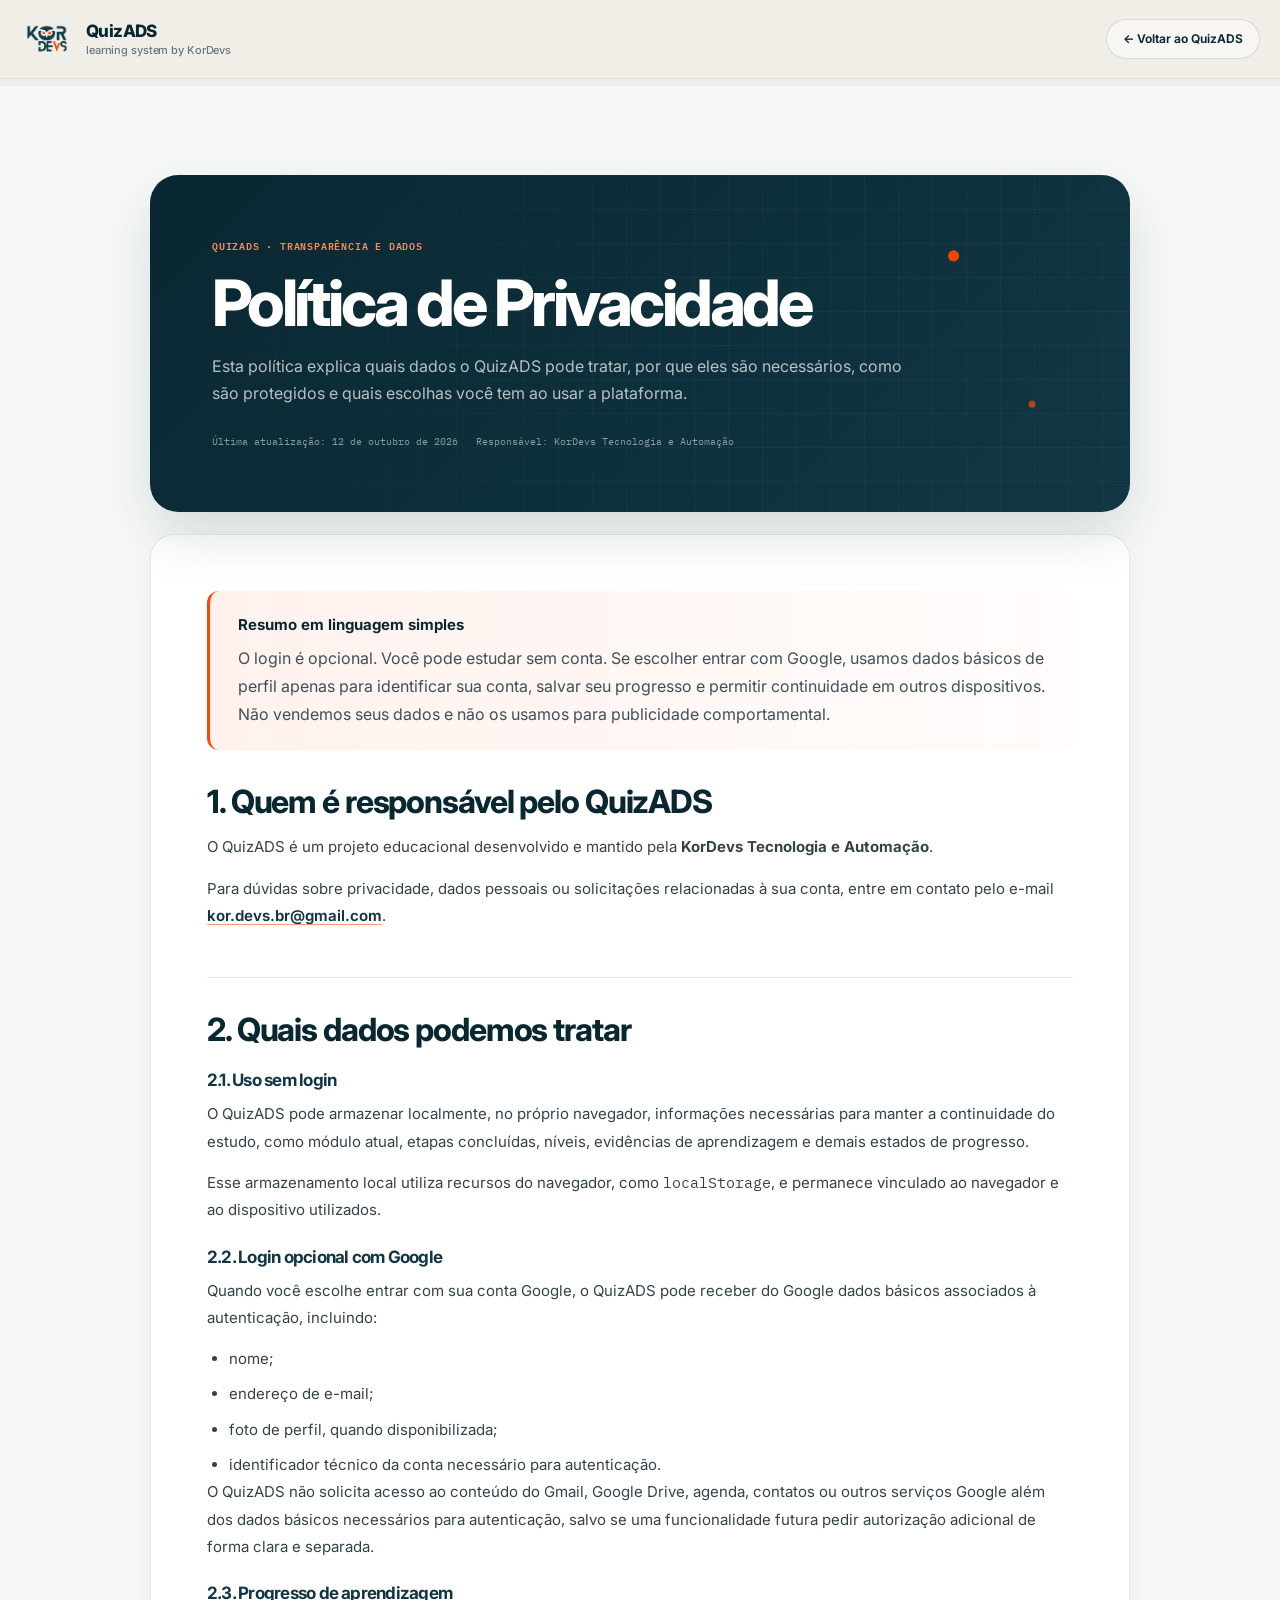
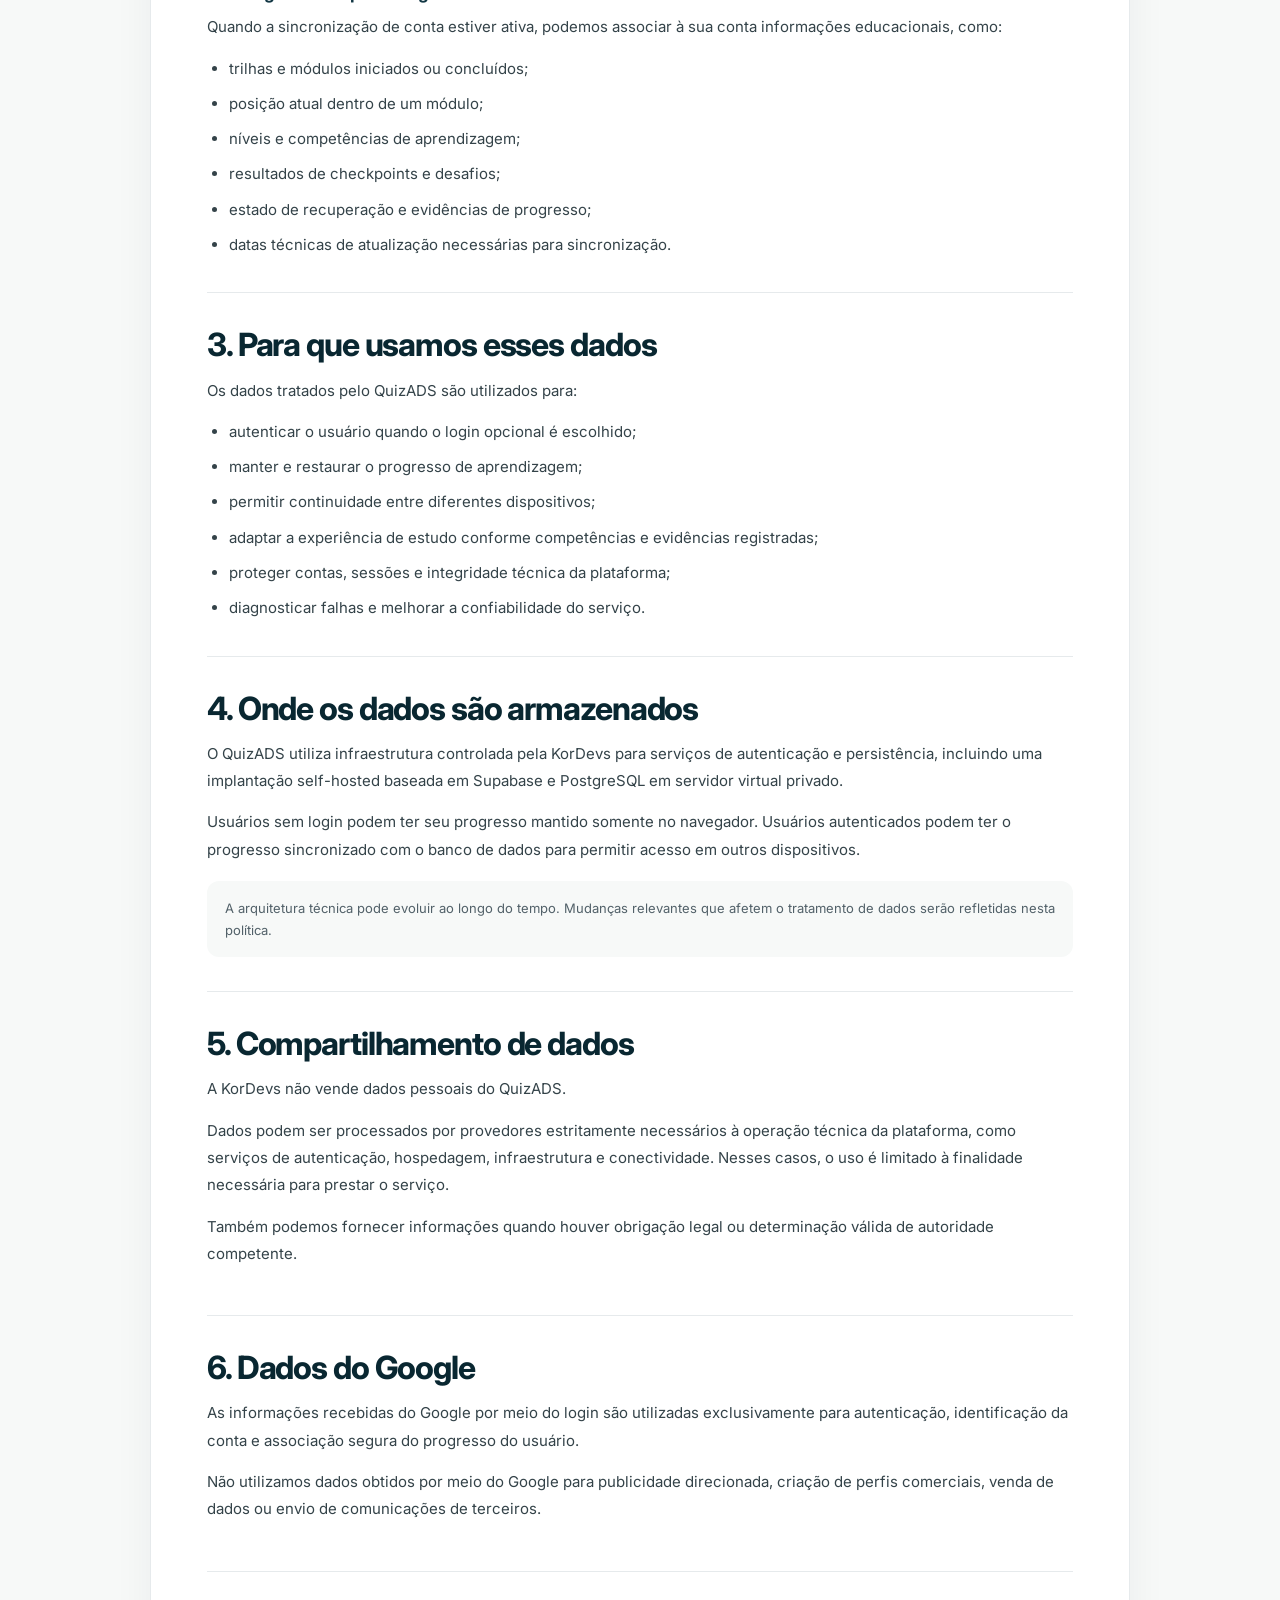
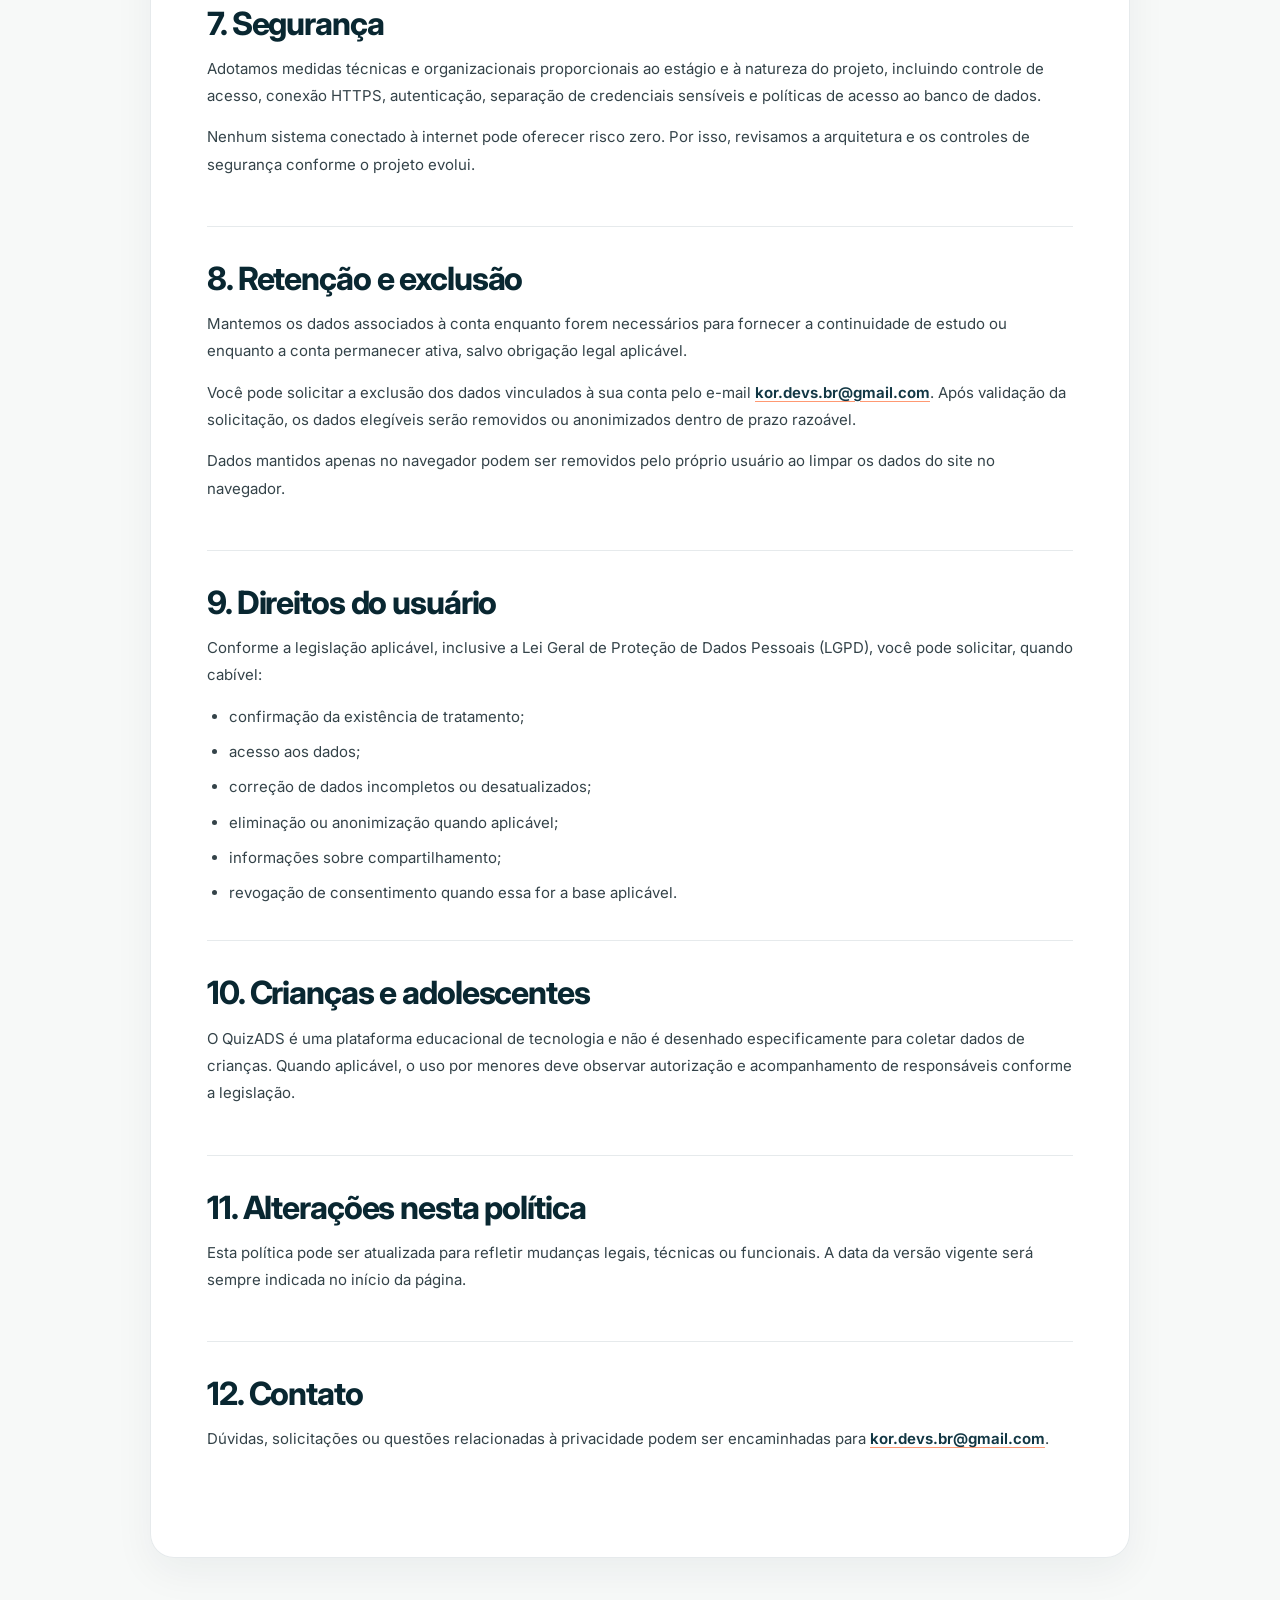
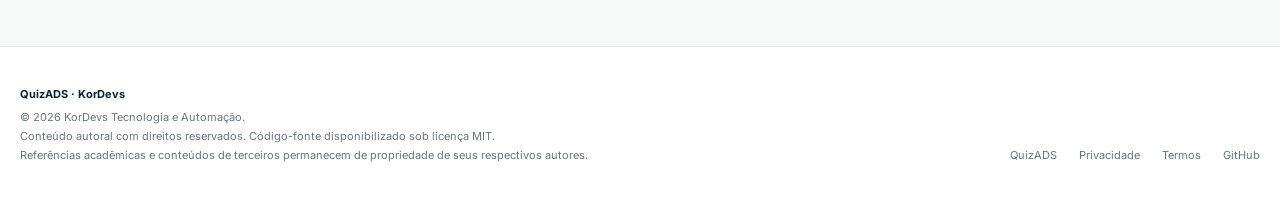
<file: privacy/index.html>
<!DOCTYPE html>
<html lang="pt-BR">
<head>
<meta charset="UTF-8" />
  <meta name="viewport" content="width=device-width, initial-scale=1.0" />
  <meta name="theme-color" content="#F0EEE8" />
  <link rel="stylesheet" href="../assets/css/quizads.css" />
  <link rel="stylesheet" href="../assets/css/quizads-premium.css" />
  <style>
    body.legal-page { min-height: 100vh; background: linear-gradient(180deg, #F0EEE8 0 86px, #F7F9F8 86px 100%); }
    .legal-header .header-inner { min-height: 78px; }
    .legal-header-actions { display:flex; align-items:center; gap:10px; }
    .legal-back { min-height:40px; padding:0 16px; display:inline-flex; align-items:center; justify-content:center; border:1px solid rgba(18,55,68,.14); border-radius:999px; color:#092731; background:rgba(255,255,255,.46); font-size:12px; font-weight:650; text-decoration:none; transition:180ms ease; }
    .legal-back:hover { border-color:#123744; background:#fff; transform:translateY(-1px); }
    .legal-main { padding:clamp(52px,8vw,96px) 0 88px; }
    .legal-shell { width:min(100%,980px); margin:0 auto; }
    .legal-hero { position:relative; overflow:hidden; margin-bottom:22px; padding:clamp(34px,6vw,62px); border-radius:28px; color:#fff; background:radial-gradient(circle at 82% 24%, rgba(255,69,0,.95) 0 5px, transparent 6px),radial-gradient(circle at 90% 68%, rgba(255,69,0,.7) 0 3px, transparent 4px),linear-gradient(135deg,#092731 0%,#123744 100%); box-shadow:0 22px 54px rgba(9,39,49,.14); }
    .legal-hero::before { content:""; position:absolute; inset:0; opacity:.7; pointer-events:none; background-image:linear-gradient(rgba(242,244,243,.05) 1px,transparent 1px),linear-gradient(90deg,rgba(242,244,243,.045) 1px,transparent 1px); background-size:34px 34px; mask-image:linear-gradient(90deg,transparent,#000 52%,#000); }
    .legal-hero > * { position:relative; z-index:1; }
    .legal-kicker { margin-bottom:18px; color:#ff8a60; font-family:"IBM Plex Mono",Consolas,monospace; font-size:10px; font-weight:600; letter-spacing:.08em; text-transform:uppercase; }
    .legal-hero h1 { max-width:760px; margin:0 0 18px; color:#fff; font-size:clamp(38px,6vw,64px); font-weight:760; letter-spacing:-.055em; line-height:1; }
    .legal-hero p { max-width:720px; margin:0; color:rgba(242,244,243,.74); font-size:16px; line-height:1.7; }
    .legal-meta { display:flex; flex-wrap:wrap; gap:10px 18px; margin-top:26px; color:rgba(242,244,243,.55); font-family:"IBM Plex Mono",Consolas,monospace; font-size:10px; }
    .legal-content { padding:clamp(28px,5vw,56px); border:1px solid rgba(18,55,68,.10); border-radius:24px; background:rgba(255,255,255,.92); box-shadow:0 14px 40px rgba(9,39,49,.055); }
    .legal-summary { margin-bottom:34px; padding:22px 24px 22px 28px; border-left:3px solid #ff4500; border-radius:12px; background:linear-gradient(90deg,rgba(255,69,0,.07),rgba(255,69,0,.015)); }
    .legal-summary strong { display:block; margin-bottom:7px; color:#092731; font-size:15px; }
    .legal-summary p { margin:0; color:#405057; line-height:1.75; }
    .legal-section { padding:34px 0; border-top:1px solid rgba(18,55,68,.10); }
    .legal-section:first-of-type { border-top:0; padding-top:0; }
    .legal-section h2 { margin:0 0 14px; color:#092731; font-size:clamp(24px,3vw,32px); font-weight:740; letter-spacing:-.035em; line-height:1.1; }
    .legal-section h3 { margin:24px 0 10px; color:#123744; font-size:17px; font-weight:700; }
    .legal-section p,.legal-section li { color:#344349; font-size:15px; line-height:1.82; }
    .legal-section p { margin:0 0 14px; }
    .legal-section ul { margin:14px 0 0; padding-left:22px; }
    .legal-section li + li { margin-top:8px; }
    .legal-section a { color:#123744; font-weight:650; text-decoration-color:rgba(255,69,0,.55); text-underline-offset:3px; }
    .legal-note { margin-top:18px; padding:16px 18px; border-radius:12px; background:#F7F9F8; color:#526169; font-size:13px; line-height:1.7; }
    .legal-footer-nav { display:flex; flex-wrap:wrap; gap:14px 22px; }
    @media (max-width:700px) { .legal-header .brand-product{display:none}.legal-main{padding-top:28px}.legal-shell{width:min(100% - 24px,980px)}.legal-hero,.legal-content{border-radius:18px}.legal-hero{padding:30px 24px}.legal-content{padding:28px 22px}.legal-back{padding:0 12px} }
  </style>
  <meta name="description" content="Política de Privacidade do QuizADS: dados coletados, autenticação com Google, progresso de aprendizagem, armazenamento e direitos do usuário." />
  <title>Política de Privacidade | QuizADS</title>
</head>
<body class="legal-page">
<header class="site-header legal-header">
    <div class="container header-inner">
      <a href="../" class="brand" aria-label="Voltar ao QuizADS">
        <img data-kordevs-logo data-root="../" class="brand-logo" src="../assets/brand/KorDevs_White.png" alt="KorDevs" />
        <div class="brand-info"><span class="brand-name">QuizADS</span><span class="brand-product">learning system by KorDevs</span></div>
      </a>
      <div class="legal-header-actions"><a class="legal-back" href="../">← Voltar ao QuizADS</a></div>
    </div>
  </header>
  <main class="legal-main"><div class="container"><div class="legal-shell">
    <section class="legal-hero"><div class="legal-kicker">QuizADS · Transparência e dados</div><h1>Política de Privacidade</h1><p>Esta política explica quais dados o QuizADS pode tratar, por que eles são necessários, como são protegidos e quais escolhas você tem ao usar a plataforma.</p><div class="legal-meta"><span>Última atualização: 12 de outubro de 2026</span><span>Responsável: KorDevs Tecnologia e Automação</span></div></section>
    <article class="legal-content">
      <div class="legal-summary"><strong>Resumo em linguagem simples</strong><p>O login é opcional. Você pode estudar sem conta. Se escolher entrar com Google, usamos dados básicos de perfil apenas para identificar sua conta, salvar seu progresso e permitir continuidade em outros dispositivos. Não vendemos seus dados e não os usamos para publicidade comportamental.</p></div>
      <section class="legal-section"><h2>1. Quem é responsável pelo QuizADS</h2><p>O QuizADS é um projeto educacional desenvolvido e mantido pela <strong>KorDevs Tecnologia e Automação</strong>.</p><p>Para dúvidas sobre privacidade, dados pessoais ou solicitações relacionadas à sua conta, entre em contato pelo e-mail <a href="mailto:kor.devs.br@gmail.com">kor.devs.br@gmail.com</a>.</p></section>
      <section class="legal-section"><h2>2. Quais dados podemos tratar</h2><h3>2.1. Uso sem login</h3><p>O QuizADS pode armazenar localmente, no próprio navegador, informações necessárias para manter a continuidade do estudo, como módulo atual, etapas concluídas, níveis, evidências de aprendizagem e demais estados de progresso.</p><p>Esse armazenamento local utiliza recursos do navegador, como <code>localStorage</code>, e permanece vinculado ao navegador e ao dispositivo utilizados.</p><h3>2.2. Login opcional com Google</h3><p>Quando você escolhe entrar com sua conta Google, o QuizADS pode receber do Google dados básicos associados à autenticação, incluindo:</p><ul><li>nome;</li><li>endereço de e-mail;</li><li>foto de perfil, quando disponibilizada;</li><li>identificador técnico da conta necessário para autenticação.</li></ul><p>O QuizADS não solicita acesso ao conteúdo do Gmail, Google Drive, agenda, contatos ou outros serviços Google além dos dados básicos necessários para autenticação, salvo se uma funcionalidade futura pedir autorização adicional de forma clara e separada.</p><h3>2.3. Progresso de aprendizagem</h3><p>Quando a sincronização de conta estiver ativa, podemos associar à sua conta informações educacionais, como:</p><ul><li>trilhas e módulos iniciados ou concluídos;</li><li>posição atual dentro de um módulo;</li><li>níveis e competências de aprendizagem;</li><li>resultados de checkpoints e desafios;</li><li>estado de recuperação e evidências de progresso;</li><li>datas técnicas de atualização necessárias para sincronização.</li></ul></section>
      <section class="legal-section"><h2>3. Para que usamos esses dados</h2><p>Os dados tratados pelo QuizADS são utilizados para:</p><ul><li>autenticar o usuário quando o login opcional é escolhido;</li><li>manter e restaurar o progresso de aprendizagem;</li><li>permitir continuidade entre diferentes dispositivos;</li><li>adaptar a experiência de estudo conforme competências e evidências registradas;</li><li>proteger contas, sessões e integridade técnica da plataforma;</li><li>diagnosticar falhas e melhorar a confiabilidade do serviço.</li></ul></section>
      <section class="legal-section"><h2>4. Onde os dados são armazenados</h2><p>O QuizADS utiliza infraestrutura controlada pela KorDevs para serviços de autenticação e persistência, incluindo uma implantação self-hosted baseada em Supabase e PostgreSQL em servidor virtual privado.</p><p>Usuários sem login podem ter seu progresso mantido somente no navegador. Usuários autenticados podem ter o progresso sincronizado com o banco de dados para permitir acesso em outros dispositivos.</p><div class="legal-note">A arquitetura técnica pode evoluir ao longo do tempo. Mudanças relevantes que afetem o tratamento de dados serão refletidas nesta política.</div></section>
      <section class="legal-section"><h2>5. Compartilhamento de dados</h2><p>A KorDevs não vende dados pessoais do QuizADS.</p><p>Dados podem ser processados por provedores estritamente necessários à operação técnica da plataforma, como serviços de autenticação, hospedagem, infraestrutura e conectividade. Nesses casos, o uso é limitado à finalidade necessária para prestar o serviço.</p><p>Também podemos fornecer informações quando houver obrigação legal ou determinação válida de autoridade competente.</p></section>
      <section class="legal-section"><h2>6. Dados do Google</h2><p>As informações recebidas do Google por meio do login são utilizadas exclusivamente para autenticação, identificação da conta e associação segura do progresso do usuário.</p><p>Não utilizamos dados obtidos por meio do Google para publicidade direcionada, criação de perfis comerciais, venda de dados ou envio de comunicações de terceiros.</p></section>
      <section class="legal-section"><h2>7. Segurança</h2><p>Adotamos medidas técnicas e organizacionais proporcionais ao estágio e à natureza do projeto, incluindo controle de acesso, conexão HTTPS, autenticação, separação de credenciais sensíveis e políticas de acesso ao banco de dados.</p><p>Nenhum sistema conectado à internet pode oferecer risco zero. Por isso, revisamos a arquitetura e os controles de segurança conforme o projeto evolui.</p></section>
      <section class="legal-section"><h2>8. Retenção e exclusão</h2><p>Mantemos os dados associados à conta enquanto forem necessários para fornecer a continuidade de estudo ou enquanto a conta permanecer ativa, salvo obrigação legal aplicável.</p><p>Você pode solicitar a exclusão dos dados vinculados à sua conta pelo e-mail <a href="mailto:kor.devs.br@gmail.com">kor.devs.br@gmail.com</a>. Após validação da solicitação, os dados elegíveis serão removidos ou anonimizados dentro de prazo razoável.</p><p>Dados mantidos apenas no navegador podem ser removidos pelo próprio usuário ao limpar os dados do site no navegador.</p></section>
      <section class="legal-section"><h2>9. Direitos do usuário</h2><p>Conforme a legislação aplicável, inclusive a Lei Geral de Proteção de Dados Pessoais (LGPD), você pode solicitar, quando cabível:</p><ul><li>confirmação da existência de tratamento;</li><li>acesso aos dados;</li><li>correção de dados incompletos ou desatualizados;</li><li>eliminação ou anonimização quando aplicável;</li><li>informações sobre compartilhamento;</li><li>revogação de consentimento quando essa for a base aplicável.</li></ul></section>
      <section class="legal-section"><h2>10. Crianças e adolescentes</h2><p>O QuizADS é uma plataforma educacional de tecnologia e não é desenhado especificamente para coletar dados de crianças. Quando aplicável, o uso por menores deve observar autorização e acompanhamento de responsáveis conforme a legislação.</p></section>
      <section class="legal-section"><h2>11. Alterações nesta política</h2><p>Esta política pode ser atualizada para refletir mudanças legais, técnicas ou funcionais. A data da versão vigente será sempre indicada no início da página.</p></section>
      <section class="legal-section"><h2>12. Contato</h2><p>Dúvidas, solicitações ou questões relacionadas à privacidade podem ser encaminhadas para <a href="mailto:kor.devs.br@gmail.com">kor.devs.br@gmail.com</a>.</p></section>
    </article>
  </div></div></main>
<footer class="site-footer home-premium-footer">
    <div class="container footer-grid">
      <div>
        <div class="footer-title">QuizADS · KorDevs</div>
        <div>© <span data-current-year></span> KorDevs Tecnologia e Automação.</div>
        <div>Conteúdo autoral com direitos reservados. Código-fonte disponibilizado sob licença MIT.</div>
        <div>Referências acadêmicas e conteúdos de terceiros permanecem de propriedade de seus respectivos autores.</div>
      </div>
      <nav class="footer-links legal-footer-nav" aria-label="Links legais">
        <a href="../">QuizADS</a><a href="../privacy/">Privacidade</a><a href="../terms/">Termos</a><a href="https://github.com/kor-devs/QuizADS" target="_blank" rel="noopener noreferrer">GitHub</a>
      </nav>
    </div>
  </footer>
  <script src="../assets/js/quizads.js"></script>
</body>
</html>
</file>
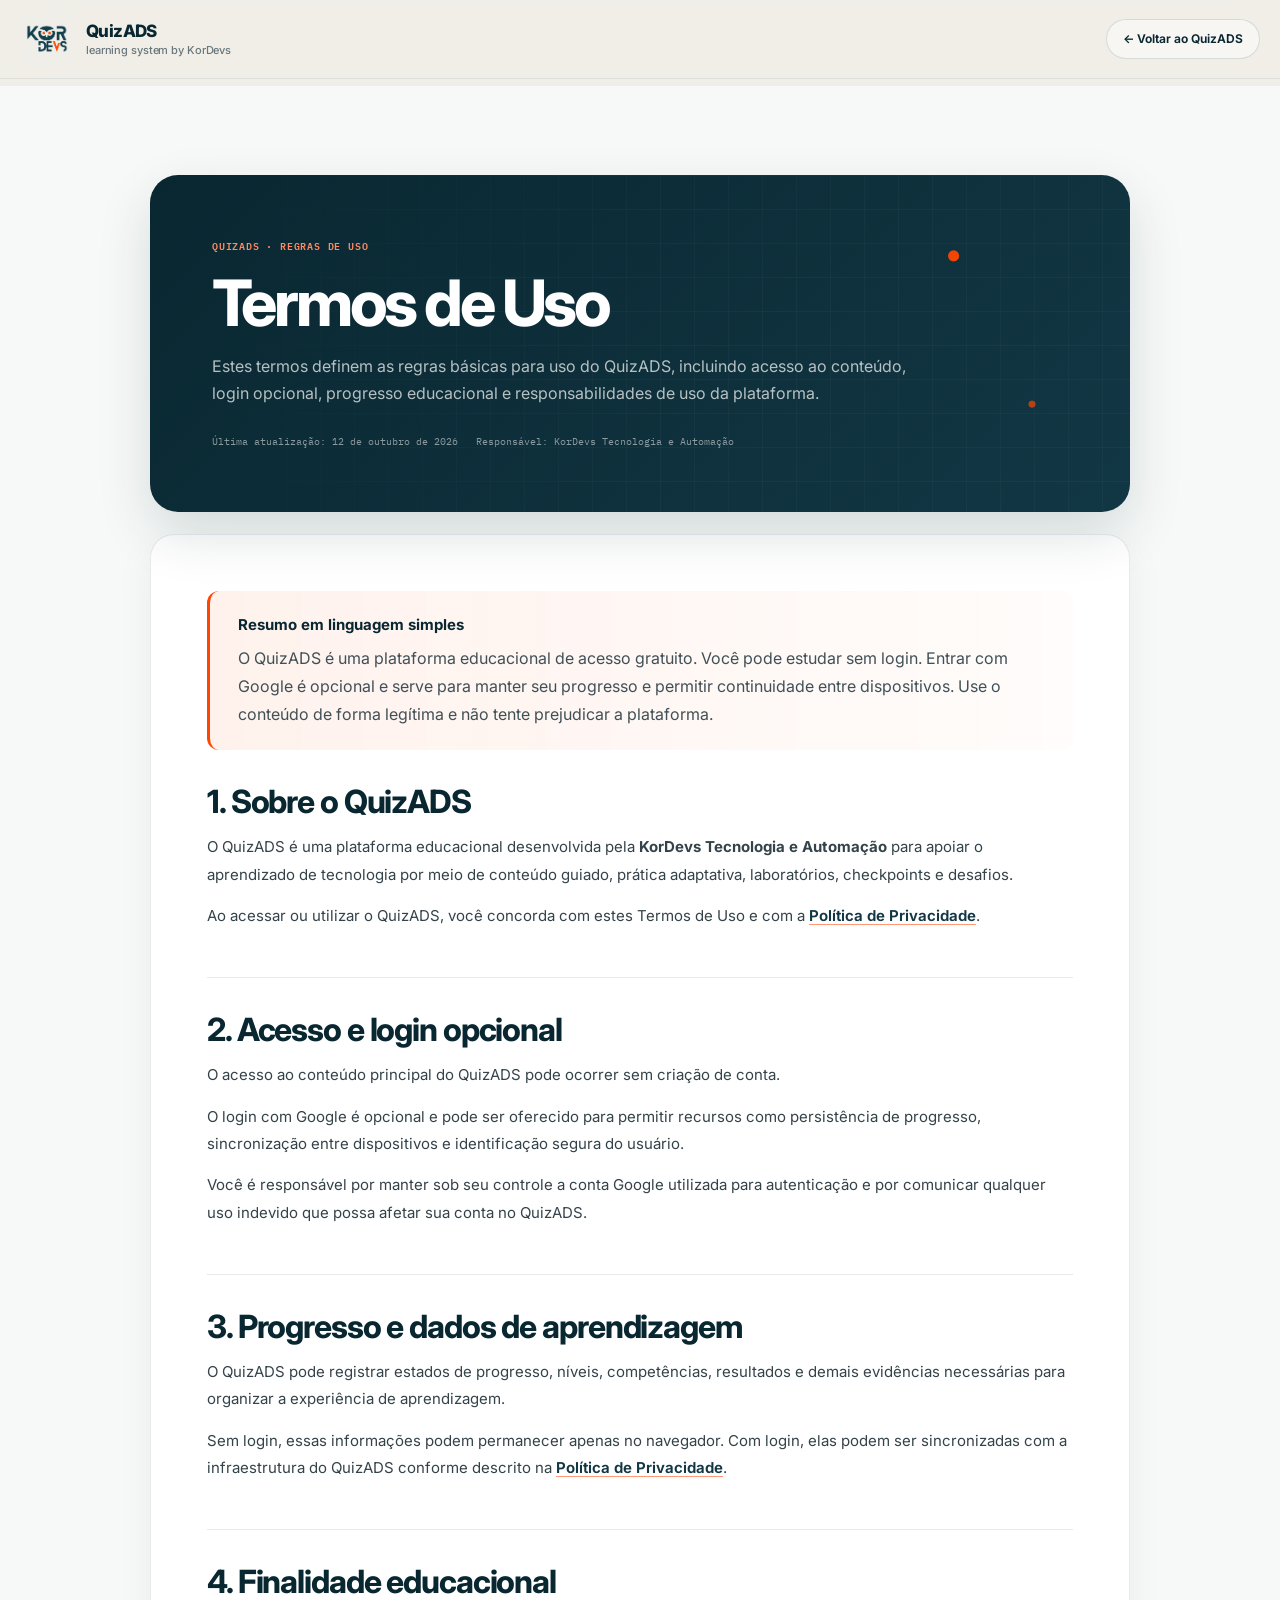
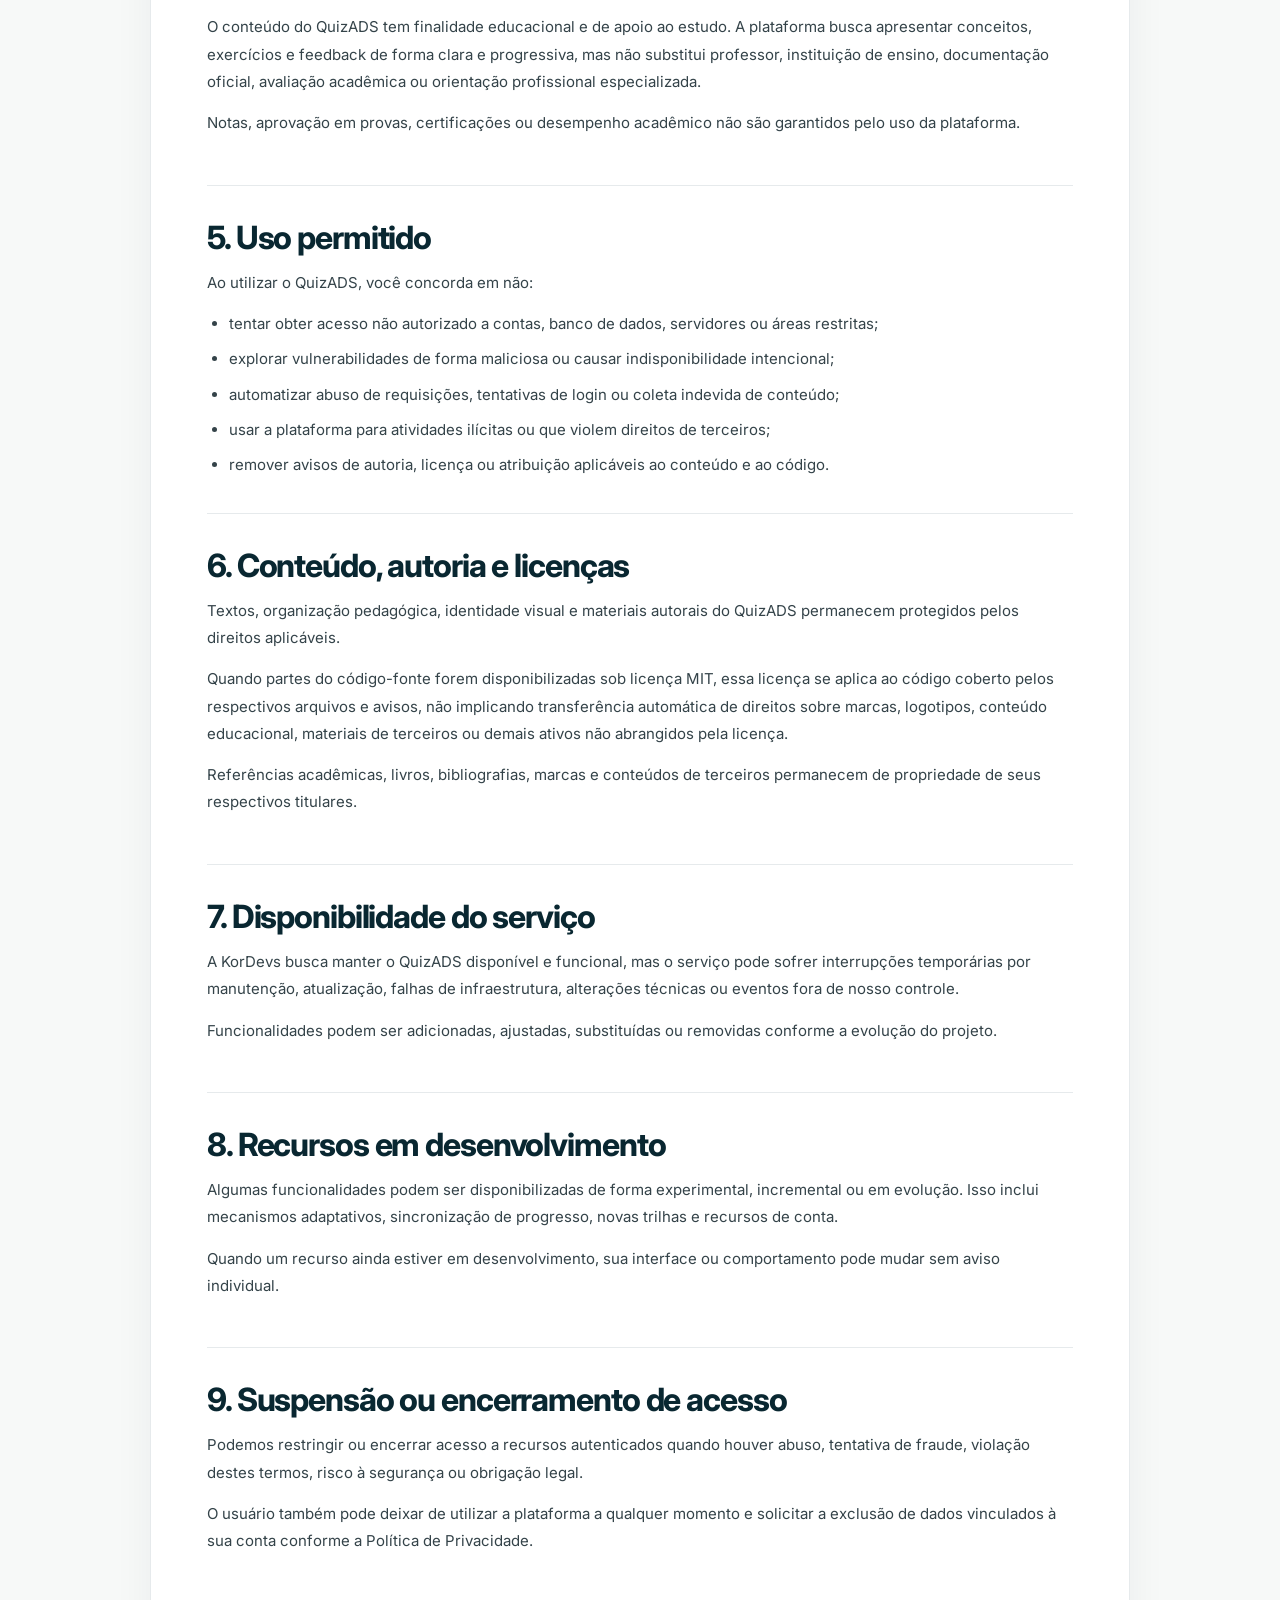
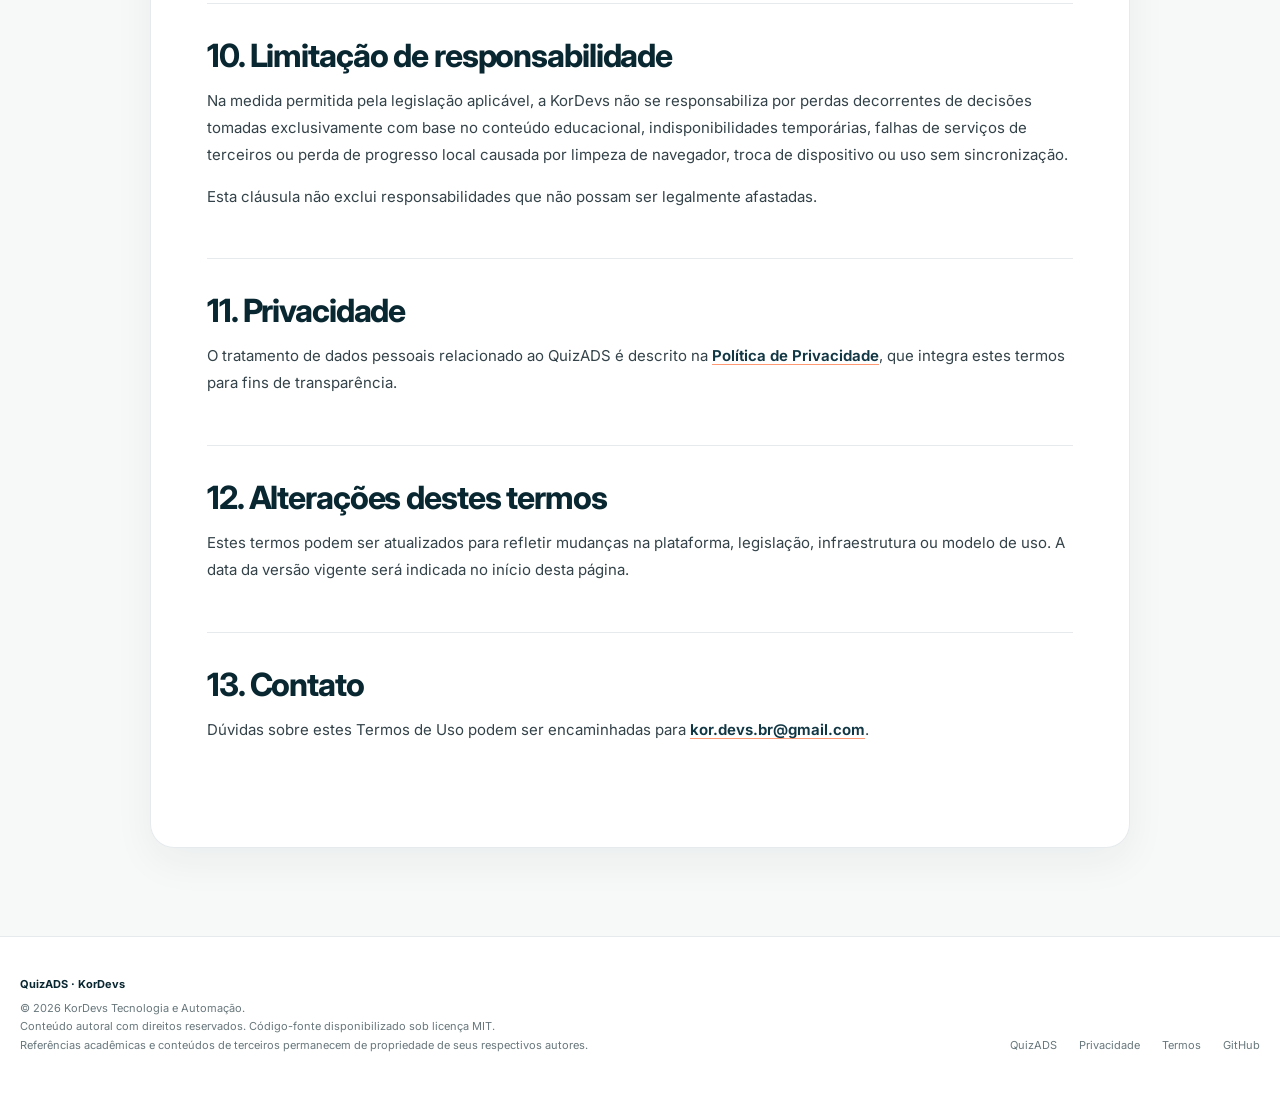
<file: terms/index.html>
<!DOCTYPE html>
<html lang="pt-BR">
<head>
<meta charset="UTF-8" />
  <meta name="viewport" content="width=device-width, initial-scale=1.0" />
  <meta name="theme-color" content="#F0EEE8" />
  <link rel="stylesheet" href="../assets/css/quizads.css" />
  <link rel="stylesheet" href="../assets/css/quizads-premium.css" />
  <style>
    body.legal-page { min-height: 100vh; background: linear-gradient(180deg, #F0EEE8 0 86px, #F7F9F8 86px 100%); }
    .legal-header .header-inner { min-height: 78px; }
    .legal-header-actions { display:flex; align-items:center; gap:10px; }
    .legal-back { min-height:40px; padding:0 16px; display:inline-flex; align-items:center; justify-content:center; border:1px solid rgba(18,55,68,.14); border-radius:999px; color:#092731; background:rgba(255,255,255,.46); font-size:12px; font-weight:650; text-decoration:none; transition:180ms ease; }
    .legal-back:hover { border-color:#123744; background:#fff; transform:translateY(-1px); }
    .legal-main { padding:clamp(52px,8vw,96px) 0 88px; }
    .legal-shell { width:min(100%,980px); margin:0 auto; }
    .legal-hero { position:relative; overflow:hidden; margin-bottom:22px; padding:clamp(34px,6vw,62px); border-radius:28px; color:#fff; background:radial-gradient(circle at 82% 24%, rgba(255,69,0,.95) 0 5px, transparent 6px),radial-gradient(circle at 90% 68%, rgba(255,69,0,.7) 0 3px, transparent 4px),linear-gradient(135deg,#092731 0%,#123744 100%); box-shadow:0 22px 54px rgba(9,39,49,.14); }
    .legal-hero::before { content:""; position:absolute; inset:0; opacity:.7; pointer-events:none; background-image:linear-gradient(rgba(242,244,243,.05) 1px,transparent 1px),linear-gradient(90deg,rgba(242,244,243,.045) 1px,transparent 1px); background-size:34px 34px; mask-image:linear-gradient(90deg,transparent,#000 52%,#000); }
    .legal-hero > * { position:relative; z-index:1; }
    .legal-kicker { margin-bottom:18px; color:#ff8a60; font-family:"IBM Plex Mono",Consolas,monospace; font-size:10px; font-weight:600; letter-spacing:.08em; text-transform:uppercase; }
    .legal-hero h1 { max-width:760px; margin:0 0 18px; color:#fff; font-size:clamp(38px,6vw,64px); font-weight:760; letter-spacing:-.055em; line-height:1; }
    .legal-hero p { max-width:720px; margin:0; color:rgba(242,244,243,.74); font-size:16px; line-height:1.7; }
    .legal-meta { display:flex; flex-wrap:wrap; gap:10px 18px; margin-top:26px; color:rgba(242,244,243,.55); font-family:"IBM Plex Mono",Consolas,monospace; font-size:10px; }
    .legal-content { padding:clamp(28px,5vw,56px); border:1px solid rgba(18,55,68,.10); border-radius:24px; background:rgba(255,255,255,.92); box-shadow:0 14px 40px rgba(9,39,49,.055); }
    .legal-summary { margin-bottom:34px; padding:22px 24px 22px 28px; border-left:3px solid #ff4500; border-radius:12px; background:linear-gradient(90deg,rgba(255,69,0,.07),rgba(255,69,0,.015)); }
    .legal-summary strong { display:block; margin-bottom:7px; color:#092731; font-size:15px; }
    .legal-summary p { margin:0; color:#405057; line-height:1.75; }
    .legal-section { padding:34px 0; border-top:1px solid rgba(18,55,68,.10); }
    .legal-section:first-of-type { border-top:0; padding-top:0; }
    .legal-section h2 { margin:0 0 14px; color:#092731; font-size:clamp(24px,3vw,32px); font-weight:740; letter-spacing:-.035em; line-height:1.1; }
    .legal-section h3 { margin:24px 0 10px; color:#123744; font-size:17px; font-weight:700; }
    .legal-section p,.legal-section li { color:#344349; font-size:15px; line-height:1.82; }
    .legal-section p { margin:0 0 14px; }
    .legal-section ul { margin:14px 0 0; padding-left:22px; }
    .legal-section li + li { margin-top:8px; }
    .legal-section a { color:#123744; font-weight:650; text-decoration-color:rgba(255,69,0,.55); text-underline-offset:3px; }
    .legal-note { margin-top:18px; padding:16px 18px; border-radius:12px; background:#F7F9F8; color:#526169; font-size:13px; line-height:1.7; }
    .legal-footer-nav { display:flex; flex-wrap:wrap; gap:14px 22px; }
    @media (max-width:700px) { .legal-header .brand-product{display:none}.legal-main{padding-top:28px}.legal-shell{width:min(100% - 24px,980px)}.legal-hero,.legal-content{border-radius:18px}.legal-hero{padding:30px 24px}.legal-content{padding:28px 22px}.legal-back{padding:0 12px} }
  </style>
  <meta name="description" content="Termos de Uso do QuizADS: regras de acesso, login opcional, conteúdo educacional, disponibilidade, propriedade intelectual e responsabilidades." />
  <title>Termos de Uso | QuizADS</title>
</head>
<body class="legal-page">
<header class="site-header legal-header">
    <div class="container header-inner">
      <a href="../" class="brand" aria-label="Voltar ao QuizADS">
        <img data-kordevs-logo data-root="../" class="brand-logo" src="../assets/brand/KorDevs_White.png" alt="KorDevs" />
        <div class="brand-info"><span class="brand-name">QuizADS</span><span class="brand-product">learning system by KorDevs</span></div>
      </a>
      <div class="legal-header-actions"><a class="legal-back" href="../">← Voltar ao QuizADS</a></div>
    </div>
  </header>
  <main class="legal-main"><div class="container"><div class="legal-shell">
    <section class="legal-hero"><div class="legal-kicker">QuizADS · Regras de uso</div><h1>Termos de Uso</h1><p>Estes termos definem as regras básicas para uso do QuizADS, incluindo acesso ao conteúdo, login opcional, progresso educacional e responsabilidades de uso da plataforma.</p><div class="legal-meta"><span>Última atualização: 12 de outubro de 2026</span><span>Responsável: KorDevs Tecnologia e Automação</span></div></section>
    <article class="legal-content">
      <div class="legal-summary"><strong>Resumo em linguagem simples</strong><p>O QuizADS é uma plataforma educacional de acesso gratuito. Você pode estudar sem login. Entrar com Google é opcional e serve para manter seu progresso e permitir continuidade entre dispositivos. Use o conteúdo de forma legítima e não tente prejudicar a plataforma.</p></div>
      <section class="legal-section"><h2>1. Sobre o QuizADS</h2><p>O QuizADS é uma plataforma educacional desenvolvida pela <strong>KorDevs Tecnologia e Automação</strong> para apoiar o aprendizado de tecnologia por meio de conteúdo guiado, prática adaptativa, laboratórios, checkpoints e desafios.</p><p>Ao acessar ou utilizar o QuizADS, você concorda com estes Termos de Uso e com a <a href="../privacy/">Política de Privacidade</a>.</p></section>
      <section class="legal-section"><h2>2. Acesso e login opcional</h2><p>O acesso ao conteúdo principal do QuizADS pode ocorrer sem criação de conta.</p><p>O login com Google é opcional e pode ser oferecido para permitir recursos como persistência de progresso, sincronização entre dispositivos e identificação segura do usuário.</p><p>Você é responsável por manter sob seu controle a conta Google utilizada para autenticação e por comunicar qualquer uso indevido que possa afetar sua conta no QuizADS.</p></section>
      <section class="legal-section"><h2>3. Progresso e dados de aprendizagem</h2><p>O QuizADS pode registrar estados de progresso, níveis, competências, resultados e demais evidências necessárias para organizar a experiência de aprendizagem.</p><p>Sem login, essas informações podem permanecer apenas no navegador. Com login, elas podem ser sincronizadas com a infraestrutura do QuizADS conforme descrito na <a href="../privacy/">Política de Privacidade</a>.</p></section>
      <section class="legal-section"><h2>4. Finalidade educacional</h2><p>O conteúdo do QuizADS tem finalidade educacional e de apoio ao estudo. A plataforma busca apresentar conceitos, exercícios e feedback de forma clara e progressiva, mas não substitui professor, instituição de ensino, documentação oficial, avaliação acadêmica ou orientação profissional especializada.</p><p>Notas, aprovação em provas, certificações ou desempenho acadêmico não são garantidos pelo uso da plataforma.</p></section>
      <section class="legal-section"><h2>5. Uso permitido</h2><p>Ao utilizar o QuizADS, você concorda em não:</p><ul><li>tentar obter acesso não autorizado a contas, banco de dados, servidores ou áreas restritas;</li><li>explorar vulnerabilidades de forma maliciosa ou causar indisponibilidade intencional;</li><li>automatizar abuso de requisições, tentativas de login ou coleta indevida de conteúdo;</li><li>usar a plataforma para atividades ilícitas ou que violem direitos de terceiros;</li><li>remover avisos de autoria, licença ou atribuição aplicáveis ao conteúdo e ao código.</li></ul></section>
      <section class="legal-section"><h2>6. Conteúdo, autoria e licenças</h2><p>Textos, organização pedagógica, identidade visual e materiais autorais do QuizADS permanecem protegidos pelos direitos aplicáveis.</p><p>Quando partes do código-fonte forem disponibilizadas sob licença MIT, essa licença se aplica ao código coberto pelos respectivos arquivos e avisos, não implicando transferência automática de direitos sobre marcas, logotipos, conteúdo educacional, materiais de terceiros ou demais ativos não abrangidos pela licença.</p><p>Referências acadêmicas, livros, bibliografias, marcas e conteúdos de terceiros permanecem de propriedade de seus respectivos titulares.</p></section>
      <section class="legal-section"><h2>7. Disponibilidade do serviço</h2><p>A KorDevs busca manter o QuizADS disponível e funcional, mas o serviço pode sofrer interrupções temporárias por manutenção, atualização, falhas de infraestrutura, alterações técnicas ou eventos fora de nosso controle.</p><p>Funcionalidades podem ser adicionadas, ajustadas, substituídas ou removidas conforme a evolução do projeto.</p></section>
      <section class="legal-section"><h2>8. Recursos em desenvolvimento</h2><p>Algumas funcionalidades podem ser disponibilizadas de forma experimental, incremental ou em evolução. Isso inclui mecanismos adaptativos, sincronização de progresso, novas trilhas e recursos de conta.</p><p>Quando um recurso ainda estiver em desenvolvimento, sua interface ou comportamento pode mudar sem aviso individual.</p></section>
      <section class="legal-section"><h2>9. Suspensão ou encerramento de acesso</h2><p>Podemos restringir ou encerrar acesso a recursos autenticados quando houver abuso, tentativa de fraude, violação destes termos, risco à segurança ou obrigação legal.</p><p>O usuário também pode deixar de utilizar a plataforma a qualquer momento e solicitar a exclusão de dados vinculados à sua conta conforme a Política de Privacidade.</p></section>
      <section class="legal-section"><h2>10. Limitação de responsabilidade</h2><p>Na medida permitida pela legislação aplicável, a KorDevs não se responsabiliza por perdas decorrentes de decisões tomadas exclusivamente com base no conteúdo educacional, indisponibilidades temporárias, falhas de serviços de terceiros ou perda de progresso local causada por limpeza de navegador, troca de dispositivo ou uso sem sincronização.</p><p>Esta cláusula não exclui responsabilidades que não possam ser legalmente afastadas.</p></section>
      <section class="legal-section"><h2>11. Privacidade</h2><p>O tratamento de dados pessoais relacionado ao QuizADS é descrito na <a href="../privacy/">Política de Privacidade</a>, que integra estes termos para fins de transparência.</p></section>
      <section class="legal-section"><h2>12. Alterações destes termos</h2><p>Estes termos podem ser atualizados para refletir mudanças na plataforma, legislação, infraestrutura ou modelo de uso. A data da versão vigente será indicada no início desta página.</p></section>
      <section class="legal-section"><h2>13. Contato</h2><p>Dúvidas sobre estes Termos de Uso podem ser encaminhadas para <a href="mailto:kor.devs.br@gmail.com">kor.devs.br@gmail.com</a>.</p></section>
    </article>
  </div></div></main>
<footer class="site-footer home-premium-footer">
    <div class="container footer-grid">
      <div>
        <div class="footer-title">QuizADS · KorDevs</div>
        <div>© <span data-current-year></span> KorDevs Tecnologia e Automação.</div>
        <div>Conteúdo autoral com direitos reservados. Código-fonte disponibilizado sob licença MIT.</div>
        <div>Referências acadêmicas e conteúdos de terceiros permanecem de propriedade de seus respectivos autores.</div>
      </div>
      <nav class="footer-links legal-footer-nav" aria-label="Links legais">
        <a href="../">QuizADS</a><a href="../privacy/">Privacidade</a><a href="../terms/">Termos</a><a href="https://github.com/kor-devs/QuizADS" target="_blank" rel="noopener noreferrer">GitHub</a>
      </nav>
    </div>
  </footer>
  <script src="../assets/js/quizads.js"></script>
</body>
</html>
</file>
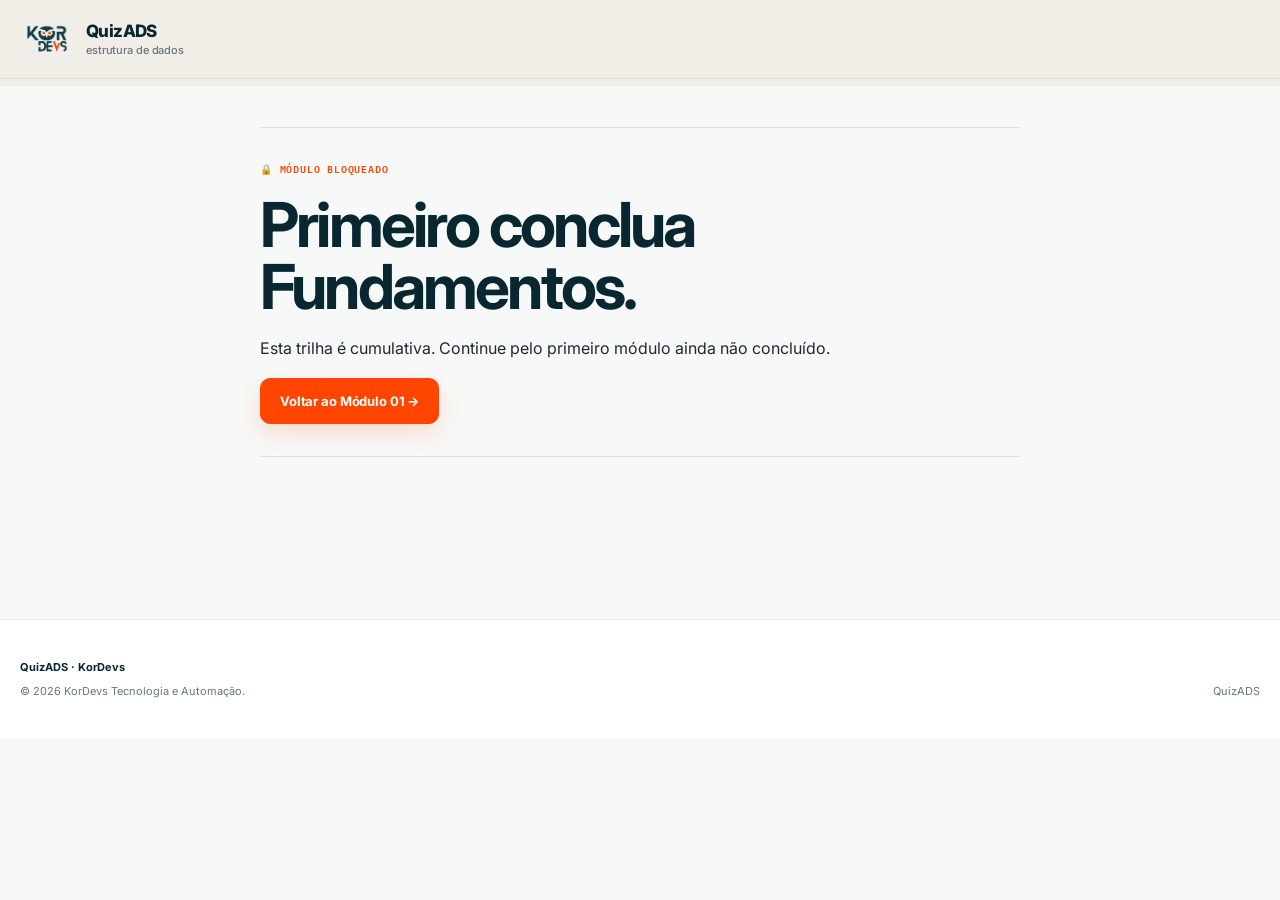
<file: trilhas/estrutura-de-dados/modulo-06/index.html>
<!DOCTYPE html>
<html lang="pt-BR">
<head>
  <meta charset="UTF-8" />
  <meta name="viewport" content="width=device-width, initial-scale=1.0" />
  <meta name="theme-color" content="#F0EEE8" />
  <title>QuizADS | Módulo 06 · Árvores</title>
  <link rel="stylesheet" href="../../../assets/css/quizads.css" />
  <link rel="stylesheet" href="../../../assets/css/quizads-premium.css" />
</head>
<body>
  <header class="site-header">
    <div class="container header-inner">
      <a href="../../../" class="brand" aria-label="QuizADS">
        <img data-kordevs-logo data-root="../../../" class="brand-logo" src="../../../assets/brand/KorDevs_White.png" alt="KorDevs" />
        <div class="brand-info"><span class="brand-name">QuizADS</span><span class="brand-product">estrutura de dados</span></div>
      </a>
    </div>
  </header>

  <main class="container" style="padding-block:48px 72px; min-height:60vh;">
    <div id="routeState" class="lesson"></div>
  </main>

  <footer class="site-footer">
    <div class="container footer-grid">
      <div><div class="footer-title">QuizADS · KorDevs</div><div>© <span data-current-year></span> KorDevs Tecnologia e Automação.</div></div>
      <div class="footer-links"><a href="../../../">QuizADS</a></div>
    </div>
  </footer>

  <script src="../../../assets/js/quizads.js"></script>
  <script>
    document.addEventListener("DOMContentLoaded", () => {
      const targetId = 6;
      const root = document.getElementById("routeState");
      const access = window.QuizADSTrack?.resolveAccess(targetId);
      const blocker = access?.blocker;

      if (blocker) {
        root.innerHTML = `
          <article class="boss-intro">
            <div class="boss-lock">🔒 MÓDULO BLOQUEADO</div>
            <h1 class="module-title">Primeiro conclua ${blocker.name}.</h1>
            <p>Esta trilha é cumulativa. Continue pelo primeiro módulo ainda não concluído.</p>
            <a class="btn btn-primary" href="../modulo-${String(blocker.id).padStart(2, "0")}/">Voltar ao Módulo ${String(blocker.id).padStart(2, "0")} →</a>
          </article>`;
        return;
      }

      root.innerHTML = `
        <article class="boss-intro">
          <div class="boss-lock">MÓDULO 06</div>
          <h1 class="module-title">Árvores</h1>
          <p>Conteúdo em preparação. Os módulos publicados atualmente vão até o Módulo 05.</p>
          <a class="btn btn-primary" href="../modulo-05/">Voltar ao Módulo 05 →</a>
        </article>`;
    });
  </script>
</body>
</html>
</file>
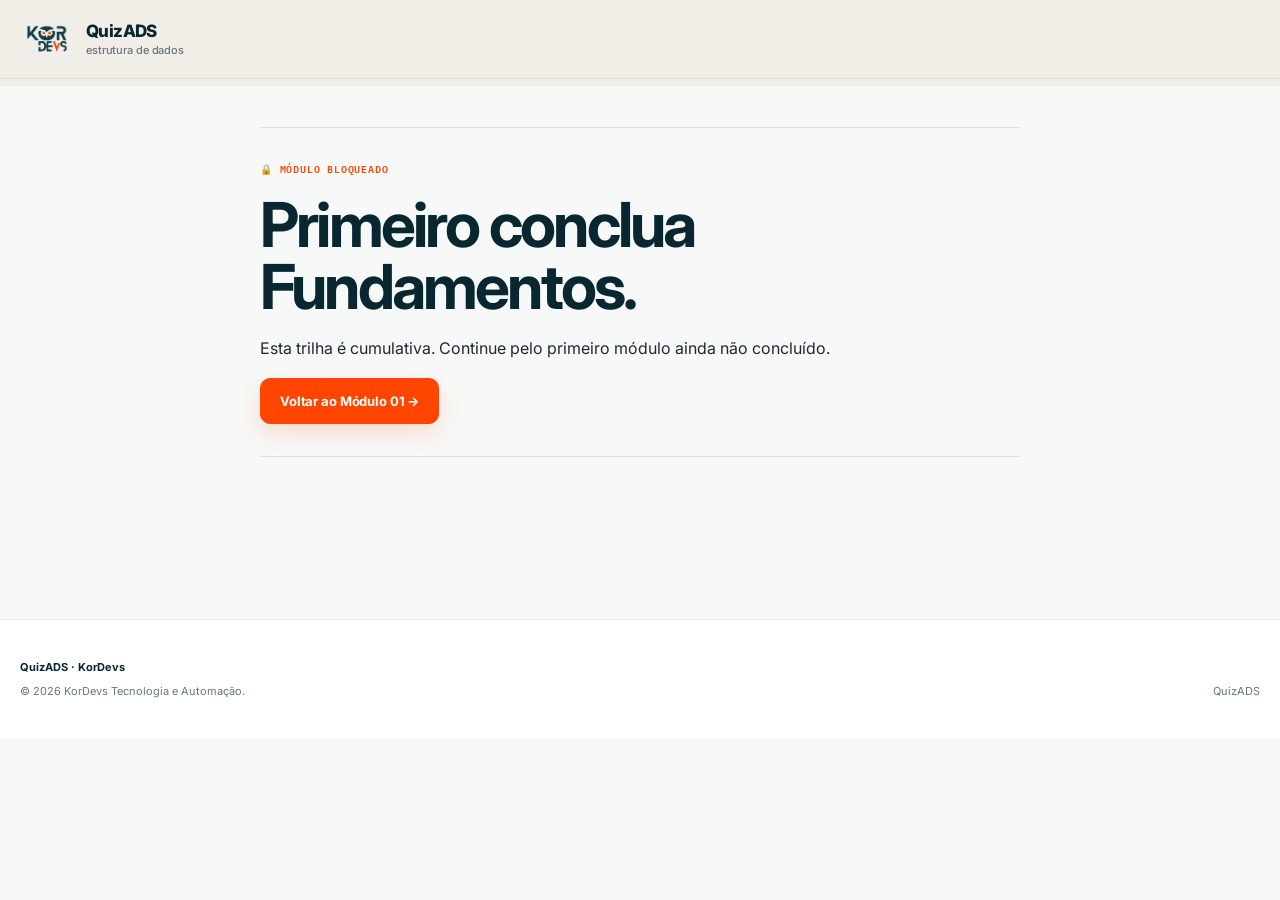
<file: trilhas/estrutura-de-dados/modulo-07/index.html>
<!DOCTYPE html>
<html lang="pt-BR">
<head>
  <meta charset="UTF-8" />
  <meta name="viewport" content="width=device-width, initial-scale=1.0" />
  <meta name="theme-color" content="#F0EEE8" />
  <title>QuizADS | Módulo 07 · BST e AVL</title>
  <link rel="stylesheet" href="../../../assets/css/quizads.css" />
  <link rel="stylesheet" href="../../../assets/css/quizads-premium.css" />
</head>
<body>
  <header class="site-header">
    <div class="container header-inner">
      <a href="../../../" class="brand" aria-label="QuizADS">
        <img data-kordevs-logo data-root="../../../" class="brand-logo" src="../../../assets/brand/KorDevs_White.png" alt="KorDevs" />
        <div class="brand-info"><span class="brand-name">QuizADS</span><span class="brand-product">estrutura de dados</span></div>
      </a>
    </div>
  </header>

  <main class="container" style="padding-block:48px 72px; min-height:60vh;">
    <div id="routeState" class="lesson"></div>
  </main>

  <footer class="site-footer">
    <div class="container footer-grid">
      <div><div class="footer-title">QuizADS · KorDevs</div><div>© <span data-current-year></span> KorDevs Tecnologia e Automação.</div></div>
      <div class="footer-links"><a href="../../../">QuizADS</a></div>
    </div>
  </footer>

  <script src="../../../assets/js/quizads.js"></script>
  <script>
    document.addEventListener("DOMContentLoaded", () => {
      const targetId = 7;
      const root = document.getElementById("routeState");
      const access = window.QuizADSTrack?.resolveAccess(targetId);
      const blocker = access?.blocker;

      if (blocker) {
        root.innerHTML = `
          <article class="boss-intro">
            <div class="boss-lock">🔒 MÓDULO BLOQUEADO</div>
            <h1 class="module-title">Primeiro conclua ${blocker.name}.</h1>
            <p>Esta trilha é cumulativa. Continue pelo primeiro módulo ainda não concluído.</p>
            <a class="btn btn-primary" href="../modulo-${String(blocker.id).padStart(2, "0")}/">Voltar ao Módulo ${String(blocker.id).padStart(2, "0")} →</a>
          </article>`;
        return;
      }

      root.innerHTML = `
        <article class="boss-intro">
          <div class="boss-lock">MÓDULO 07</div>
          <h1 class="module-title">BST e AVL</h1>
          <p>Conteúdo em preparação. Os módulos publicados atualmente vão até o Módulo 05.</p>
          <a class="btn btn-primary" href="../modulo-06/">Voltar ao Módulo 06 →</a>
        </article>`;
    });
  </script>
</body>
</html>
</file>
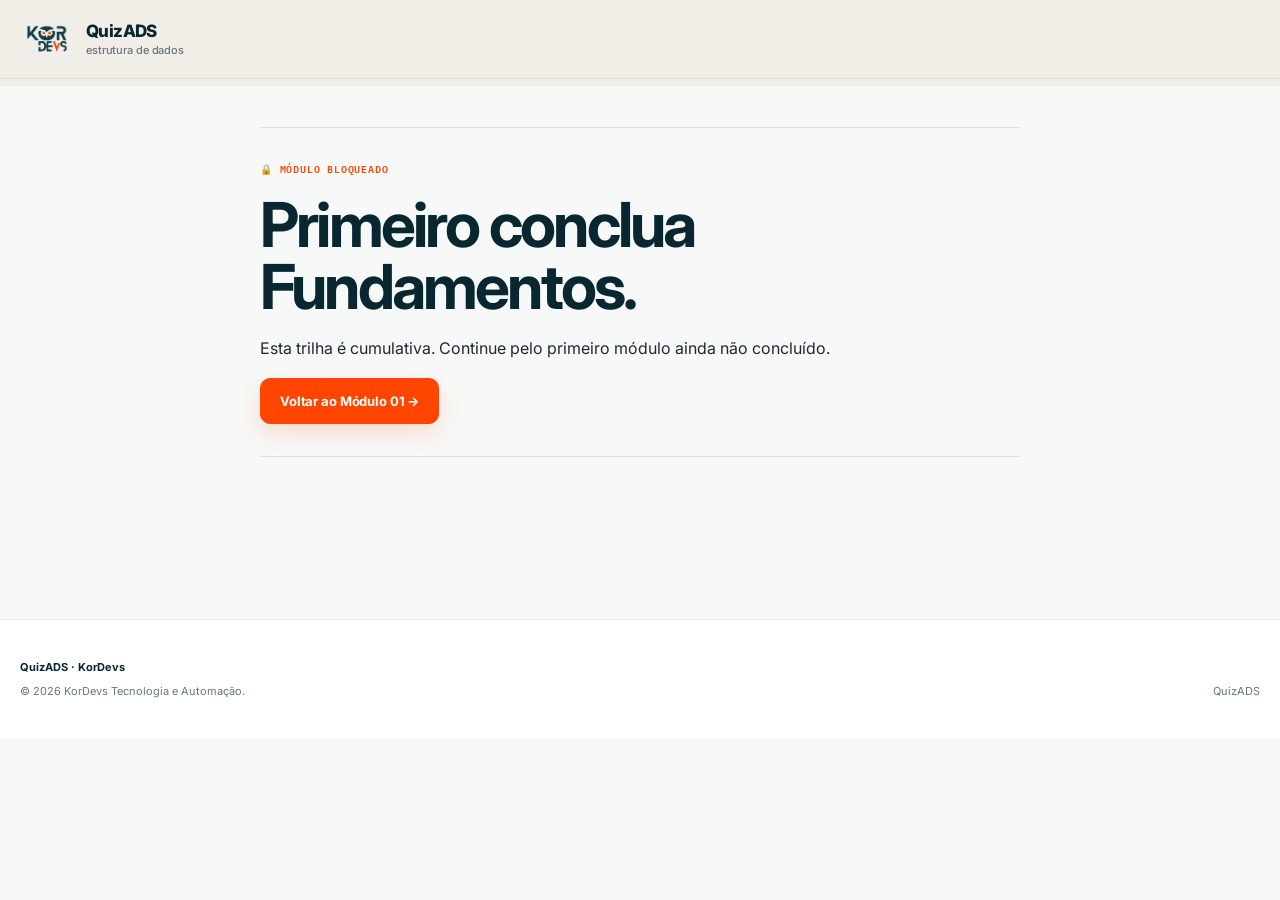
<file: trilhas/estrutura-de-dados/modulo-08/index.html>
<!DOCTYPE html>
<html lang="pt-BR">
<head>
  <meta charset="UTF-8" />
  <meta name="viewport" content="width=device-width, initial-scale=1.0" />
  <meta name="theme-color" content="#F0EEE8" />
  <title>QuizADS | Módulo 08 · Árvore B e Hash</title>
  <link rel="stylesheet" href="../../../assets/css/quizads.css" />
  <link rel="stylesheet" href="../../../assets/css/quizads-premium.css" />
</head>
<body>
  <header class="site-header">
    <div class="container header-inner">
      <a href="../../../" class="brand" aria-label="QuizADS">
        <img data-kordevs-logo data-root="../../../" class="brand-logo" src="../../../assets/brand/KorDevs_White.png" alt="KorDevs" />
        <div class="brand-info"><span class="brand-name">QuizADS</span><span class="brand-product">estrutura de dados</span></div>
      </a>
    </div>
  </header>

  <main class="container" style="padding-block:48px 72px; min-height:60vh;">
    <div id="routeState" class="lesson"></div>
  </main>

  <footer class="site-footer">
    <div class="container footer-grid">
      <div><div class="footer-title">QuizADS · KorDevs</div><div>© <span data-current-year></span> KorDevs Tecnologia e Automação.</div></div>
      <div class="footer-links"><a href="../../../">QuizADS</a></div>
    </div>
  </footer>

  <script src="../../../assets/js/quizads.js"></script>
  <script>
    document.addEventListener("DOMContentLoaded", () => {
      const targetId = 8;
      const root = document.getElementById("routeState");
      const access = window.QuizADSTrack?.resolveAccess(targetId);
      const blocker = access?.blocker;

      if (blocker) {
        root.innerHTML = `
          <article class="boss-intro">
            <div class="boss-lock">🔒 MÓDULO BLOQUEADO</div>
            <h1 class="module-title">Primeiro conclua ${blocker.name}.</h1>
            <p>Esta trilha é cumulativa. Continue pelo primeiro módulo ainda não concluído.</p>
            <a class="btn btn-primary" href="../modulo-${String(blocker.id).padStart(2, "0")}/">Voltar ao Módulo ${String(blocker.id).padStart(2, "0")} →</a>
          </article>`;
        return;
      }

      root.innerHTML = `
        <article class="boss-intro">
          <div class="boss-lock">MÓDULO 08</div>
          <h1 class="module-title">Árvore B e Hash</h1>
          <p>Conteúdo em preparação. Os módulos publicados atualmente vão até o Módulo 05.</p>
          <a class="btn btn-primary" href="../modulo-07/">Voltar ao Módulo 07 →</a>
        </article>`;
    });
  </script>
</body>
</html>
</file>
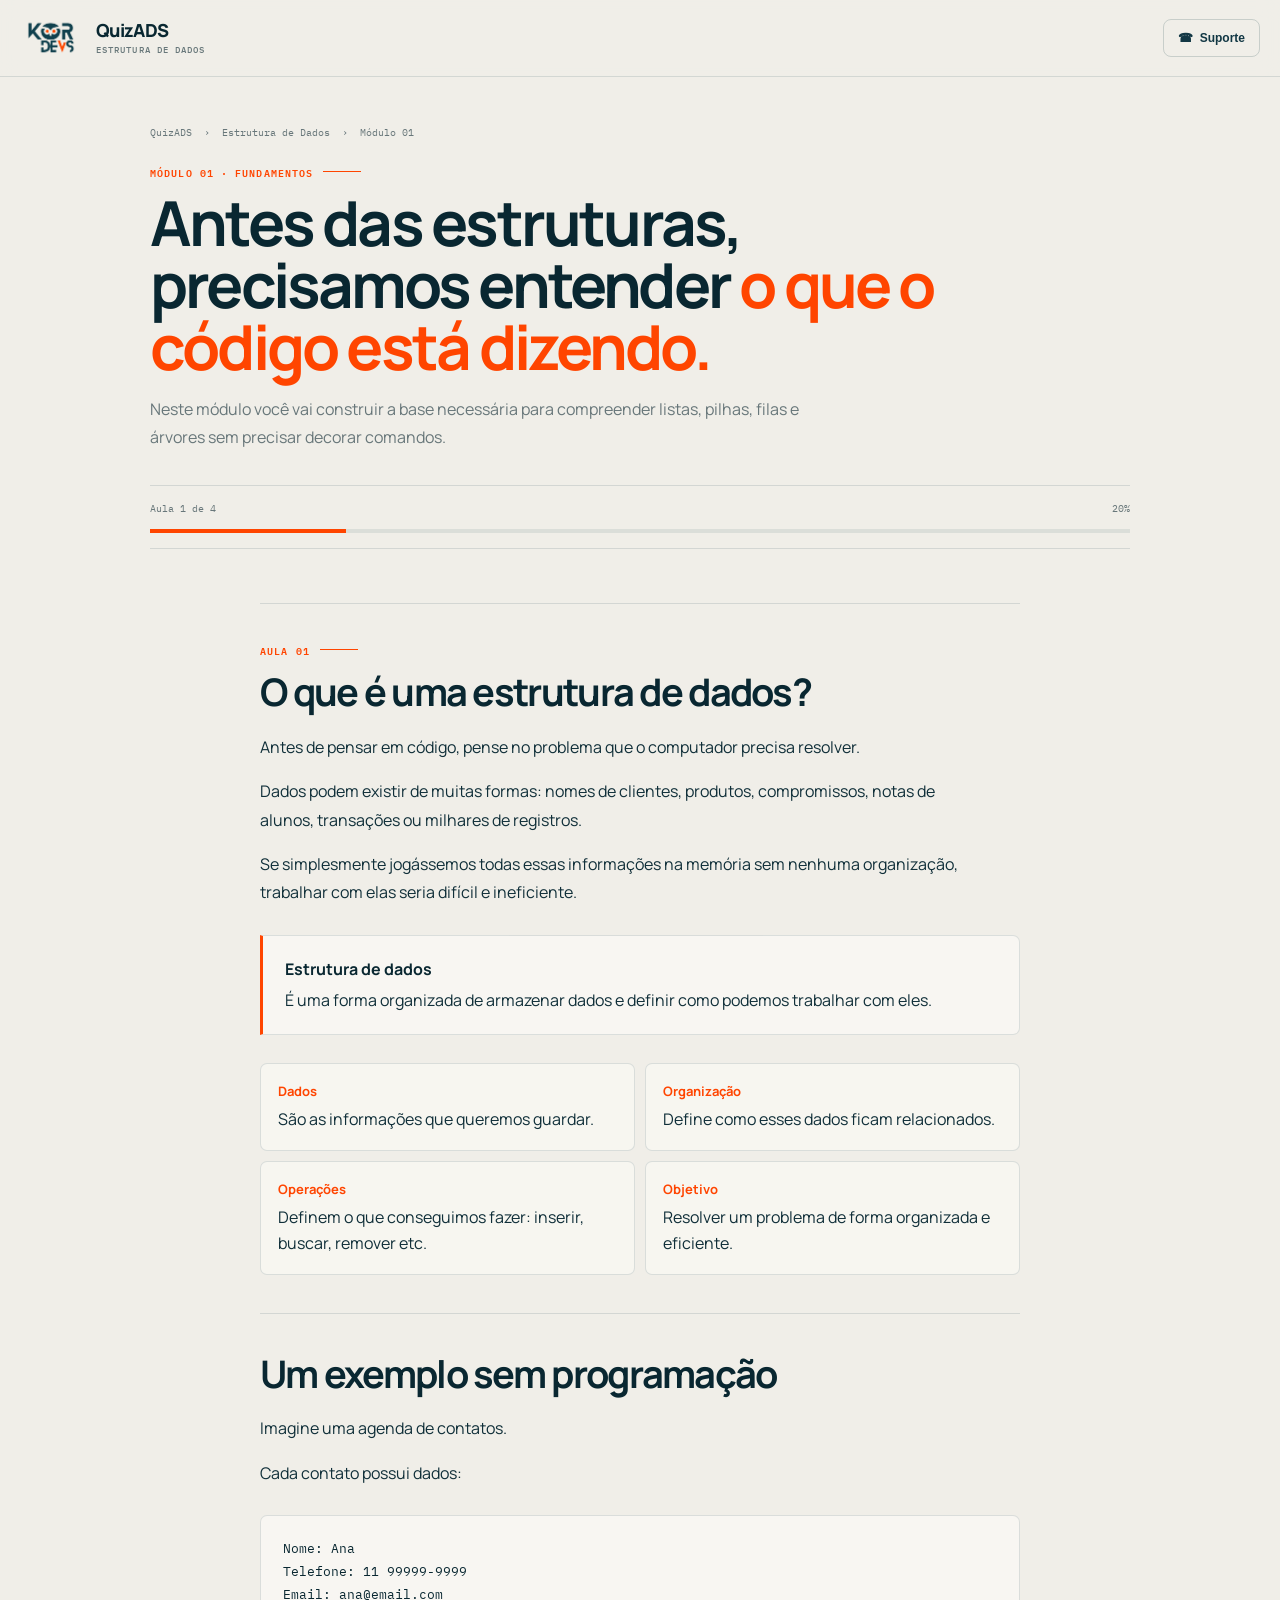
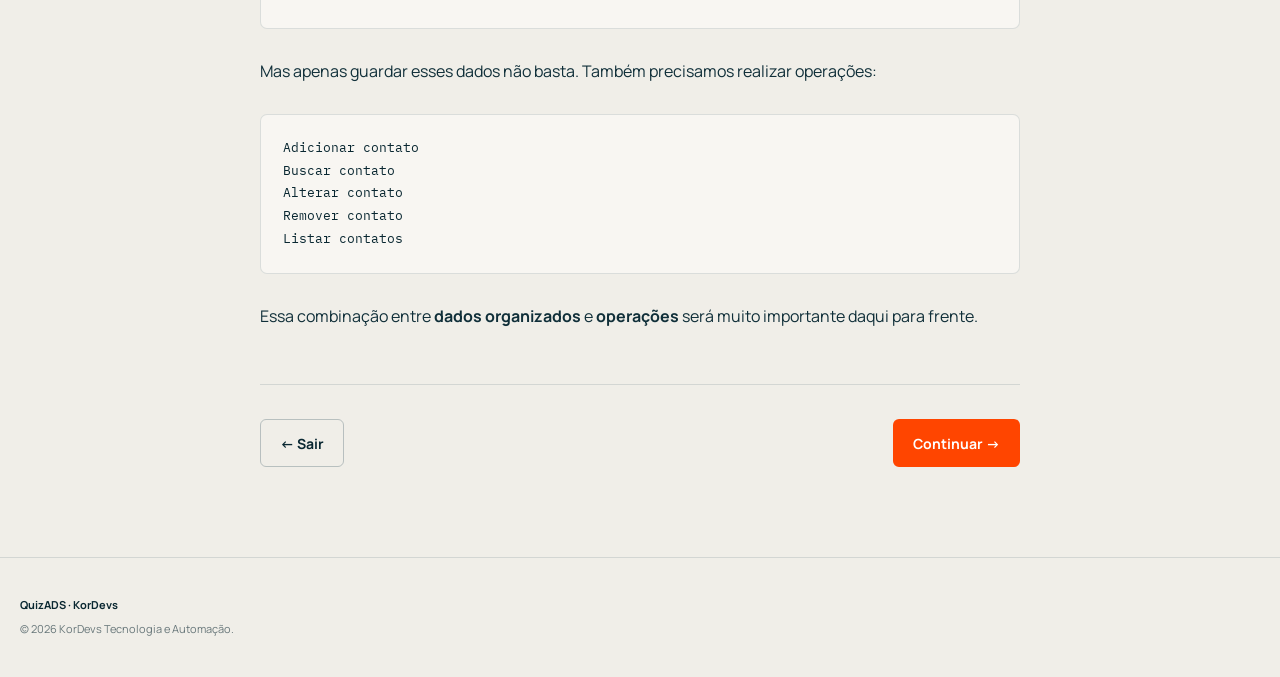
<file: trilhas/estrutura-de-dados/modulo-1/index.html>
<!DOCTYPE html>
<html lang="pt-BR">

<head>

  <meta charset="UTF-8" />

  <meta
    name="viewport"
    content="width=device-width, initial-scale=1.0"
  />

  <meta
    name="theme-color"
    content="#123744"
  />

  <title>
    Módulo 01 | Fundamentos | QuizADS
  </title>

  <link
    rel="stylesheet"
    href="../../../assets/css/quizads.css"
  />

</head>


<body>

  <!-- =====================================================
       HEADER
       ===================================================== -->

  <header class="site-header">

    <div class="container header-inner">

      <a
        href="../../../"
        class="brand"
      >

        <img
          data-kordevs-logo
          data-root="../../../"
          class="brand-logo"
          src="../../../assets/brand/KorDevs_White.png"
          alt="KorDevs"
        />

        <div class="brand-info">

          <span class="brand-name">
            QuizADS
          </span>

          <span class="brand-product">
            estrutura de dados
          </span>

        </div>

      </a>


      <div class="header-actions">

        <button
          data-theme-toggle
          data-theme-icon
          class="icon-button"
          type="button"
          aria-label="Alternar tema"
        >
          🌙
        </button>

      </div>

    </div>

  </header>


  <!-- =====================================================
       MAIN
       ===================================================== -->

  <main class="module-main">

    <div class="container">

      <header class="module-top">

        <div class="breadcrumb">

          <a href="../../../">
            QuizADS
          </a>

          &nbsp;›&nbsp;

          Estrutura de Dados

          &nbsp;›&nbsp;

          Módulo 01

        </div>


        <div class="kicker">
          MÓDULO 01 · FUNDAMENTOS
        </div>


        <h1 class="module-title">
          Antes das estruturas,
          precisamos entender
          <span class="accent">
            o que o código está dizendo.
          </span>
        </h1>


        <p class="module-summary">
          Neste módulo você vai construir a base
          necessária para compreender listas,
          pilhas, filas e árvores sem precisar
          decorar comandos.
        </p>


        <div class="progress-card">

          <div class="progress-head">

            <span id="progressLabel">
              Aula 1 de 5
            </span>

            <span id="progressPercent">
              20%
            </span>

          </div>

          <div class="progress-bar">

            <div
              id="progressFill"
              class="progress-fill"
            ></div>

          </div>

        </div>

      </header>


      <!-- =================================================
           AULA 1
           ================================================= -->

      <section
        id="panel-0"
        class="lesson-panel active"
      >

        <div class="lesson">

          <article class="lesson-block">

            <div class="kicker">
              AULA 01
            </div>

            <h2>
              O que é uma estrutura de dados?
            </h2>


            <p>
              Antes de pensar em código, pense no
              problema que o computador precisa
              resolver.
            </p>

            <p>
              Dados podem existir de muitas formas:
              nomes de clientes, produtos,
              compromissos, notas de alunos,
              transações ou milhares de registros.
            </p>

            <p>
              Se simplesmente jogássemos todas essas
              informações na memória sem nenhuma
              organização, trabalhar com elas seria
              difícil e ineficiente.
            </p>


            <div class="callout">

              <strong>
                Estrutura de dados
              </strong>

              É uma forma organizada de
              armazenar dados e definir como
              podemos trabalhar com eles.

            </div>


            <div class="concept-grid">

              <div class="concept-card">

                <strong>
                  Dados
                </strong>

                São as informações que queremos
                guardar.

              </div>


              <div class="concept-card">

                <strong>
                  Organização
                </strong>

                Define como esses dados ficam
                relacionados.

              </div>


              <div class="concept-card">

                <strong>
                  Operações
                </strong>

                Definem o que conseguimos fazer:
                inserir, buscar, remover etc.

              </div>


              <div class="concept-card">

                <strong>
                  Objetivo
                </strong>

                Resolver um problema de forma
                organizada e eficiente.

              </div>

            </div>

          </article>


          <article class="lesson-block">

            <h2>
              Um exemplo sem programação
            </h2>

            <p>
              Imagine uma agenda de contatos.
            </p>

            <p>
              Cada contato possui dados:
            </p>

            <div class="diagram">Nome: Ana
Telefone: 11 99999-9999
Email: ana@email.com</div>

            <p>
              Mas apenas guardar esses dados não
              basta. Também precisamos realizar
              operações:
            </p>

            <div class="diagram">Adicionar contato
Buscar contato
Alterar contato
Remover contato
Listar contatos</div>

            <p>
              Essa combinação entre
              <strong>dados organizados</strong>
              e
              <strong>operações</strong>
              será muito importante daqui para
              frente.
            </p>

          </article>


          <div class="module-nav">

            <a
              class="btn btn-secondary"
              href="../../../"
            >
              ← Sair
            </a>

            <button
              class="btn btn-primary"
              onclick="goToPanel(1)"
            >
              Continuar →
            </button>

          </div>

        </div>

      </section>


      <!-- =================================================
           AULA 2
           ================================================= -->

      <section
        id="panel-1"
        class="lesson-panel"
      >

        <div class="lesson">

          <article class="lesson-block">

            <div class="kicker">
              AULA 02
            </div>

            <h2>
              Entendendo TAD
            </h2>


            <p>
              TAD significa
              <strong>
                Tipo Abstrato de Dados
              </strong>.
            </p>

            <p>
              O nome parece complicado, mas a
              ideia é simples.
            </p>


            <div class="callout">

              <strong>
                TAD = dados + operações
              </strong>

              Primeiro definimos o que a estrutura
              guarda. Depois definimos quais
              ações podem ser realizadas sobre
              esses dados.

            </div>


            <p>
              Pense em uma conta bancária.
            </p>


            <div class="concept-grid">

              <div class="concept-card">

                <strong>
                  Dados
                </strong>

                Saldo, titular, número da conta.

              </div>


              <div class="concept-card">

                <strong>
                  Operações
                </strong>

                Depositar, sacar, consultar saldo.

              </div>

            </div>


            <p>
              Você não precisa saber como o banco
              grava fisicamente cada informação para
              utilizar uma conta.
            </p>

            <p>
              Essa separação é a ideia de
              <strong>abstração</strong>:
              conseguimos trabalhar com algo
              sem precisar conhecer todos os detalhes
              internos ao mesmo tempo.
            </p>

          </article>


          <article class="lesson-block">

            <h2>
              TAD no nosso livro
            </h2>

            <p>
              Ao estudar listas, pilhas, filas e
              árvores, veremos sempre a mesma lógica:
            </p>

            <div class="diagram">ESTRUTURA
    ↓
DADOS
    +
OPERAÇÕES</div>

            <p>
              Por exemplo, uma lista pode possuir
              operações como:
            </p>

            <div class="diagram">cria()
insere()
busca()
retira()
imprime()
libera()</div>

            <p>
              Não tente decorar esses nomes agora.
              Entenda apenas o padrão:
            </p>

            <div class="callout">

              <strong>
                Pergunta importante
              </strong>

              “O que essa estrutura guarda e o que
              podemos fazer com ela?”

            </div>

          </article>


          <div class="module-nav">

            <button
              class="btn btn-secondary"
              onclick="goToPanel(0)"
            >
              ← Voltar
            </button>

            <button
              class="btn btn-primary"
              onclick="goToPanel(2)"
            >
              Continuar →
            </button>

          </div>

        </div>

      </section>


      <!-- =================================================
           AULA 3
           ================================================= -->

      <section
        id="panel-2"
        class="lesson-panel"
      >

        <div class="lesson">

          <article class="lesson-block">

            <div class="kicker">
              AULA 03
            </div>

            <h2>
              Nó, memória e endereço
            </h2>


            <p>
              Agora chegamos em um dos pontos que
              costuma causar confusão:
              <strong>ponteiros</strong>.
            </p>

            <p>
              Antes de falar de ponteiro, precisamos
              falar de memória.
            </p>


            <div class="callout">

              <strong>
                Pense na memória como vários locais
                numerados.
              </strong>

              Cada informação armazenada ocupa
              algum local, e esse local possui um
              endereço.

            </div>


            <div class="diagram">MEMÓRIA

Endereço 1000 → "Ana"
Endereço 1001 → 27
Endereço 1002 → 9.5
Endereço 1003 → ...</div>


            <p>
              Na prática os endereços são muito mais
              complexos, mas para aprender estrutura
              de dados podemos pensar dessa forma.
            </p>

          </article>


          <article class="lesson-block">

            <h2>
              O que é um nó?
            </h2>

            <p>
              Em estruturas encadeadas, os dados
              normalmente são organizados em
              pequenas estruturas chamadas
              <strong>nós</strong>.
            </p>


            <div class="diagram">┌──────────────────────┐
│          NÓ          │
├──────────┬───────────┤
│   info   │   prox    │
├──────────┼───────────┤
│    A     │ endereço  │
└──────────┴───────────┘</div>


            <p>
              Observe que esse nó guarda duas coisas.
            </p>


            <div class="concept-grid">

              <div class="concept-card">

                <strong>
                  info
                </strong>

                É o dado armazenado.

              </div>


              <div class="concept-card">

                <strong>
                  prox
                </strong>

                Guarda o endereço do próximo nó.

              </div>

            </div>


            <p>
              Isso permite ligar vários nós:
            </p>


            <div class="diagram">┌─────┬──────┐
│  A  │  ─────────┐
└─────┴──────┘     │
                  ↓
             ┌─────┬──────┐
             │  B  │  ─────────┐
             └─────┴──────┘     │
                               ↓
                          ┌─────┬──────┐
                          │  C  │ NULL │
                          └─────┴──────┘</div>


            <p>
              O nó A sabe onde B está.
              B sabe onde C está.
            </p>

            <p>
              C possui
              <strong>NULL</strong>
              porque não existe próximo nó.
            </p>

          </article>


          <article class="lesson-block">

            <h2>
              Então o que é um ponteiro?
            </h2>

            <div class="callout">

              <strong>
                Ponteiro é uma variável que guarda
                um endereço de memória.
              </strong>

            </div>

            <p>
              Ele não precisa guardar o dado
              diretamente.
            </p>

            <p>
              Ele pode guardar
              <strong>onde o dado está</strong>.
            </p>


            <div class="diagram">ponteiro inicio
      │
      │ endereço 1000
      ↓
┌────────────┐
│ Nó A       │
│ endereço   │
│ 1000       │
└────────────┘</div>


            <p>
              Essa é uma ideia fundamental.
            </p>

            <p>
              Quando encontrar a palavra
              <strong>ponteiro</strong>, pense:
            </p>


            <div class="callout">

              “Uma variável que sabe o endereço
              de outra coisa.”

            </div>

          </article>


          <div class="module-nav">

            <button
              class="btn btn-secondary"
              onclick="goToPanel(1)"
            >
              ← Voltar
            </button>

            <button
              class="btn btn-primary"
              onclick="goToPanel(3)"
            >
              Ver o código →
            </button>

          </div>

        </div>

      </section>


      <!-- =================================================
           AULA 4
           ================================================= -->

      <section
        id="panel-3"
        class="lesson-panel"
      >

        <div class="lesson">

          <article class="lesson-block">

            <div class="kicker">
              AULA 04
            </div>

            <h2>
              Agora o código começa a fazer sentido.
            </h2>


            <p>
              Observe esta estrutura usada no
              material:
            </p>


            <pre class="code">typedef struct no {
    char info;
    struct no *prox;
} no;</pre>


            <p>
              Não leia isso como um bloco misterioso.
              Vamos traduzir.
            </p>


            <div class="translation">

              <div class="translation-row">

                <code>
                  struct no
                </code>

                = estamos descrevendo um tipo
                de estrutura chamado nó.

              </div>


              <div class="translation-row">

                <code>
                  char info;
                </code>

                = dentro do nó existe um campo
                chamado info.

              </div>


              <div class="translation-row">

                <code>
                  struct no *prox;
                </code>

                = dentro do nó existe um ponteiro
                chamado prox que pode guardar o
                endereço de outro nó.

              </div>


              <div class="translation-row">

                <code>
                  typedef ... no;
                </code>

                = estamos criando uma forma mais
                curta de chamar essa estrutura.

              </div>

            </div>

          </article>


          <article class="lesson-block">

            <h2>
              O que significa o asterisco?
            </h2>


            <pre class="code">struct no <span class="orange">*</span>prox;</pre>


            <p>
              Nesse contexto, o
              <strong>*</strong>
              indica que
              <code>prox</code>
              é um ponteiro.
            </p>

            <p>
              Ou seja:
            </p>


            <div class="callout">

              prox não guarda outro nó inteiro.
              Ele guarda o
              <strong>endereço</strong>
              de outro nó.

            </div>

          </article>


          <article class="lesson-block">

            <h2>
              E essa seta?
            </h2>


            <pre class="code">novo->info = 'A';

novo->prox = lista;</pre>


            <p>
              O operador
              <strong>-></strong>
              é usado quando temos um ponteiro
              apontando para uma estrutura e queremos
              acessar um campo dela.
            </p>


            <div class="translation">

              <div class="translation-row">

                <code>
                  novo->info
                </code>

                = acesse o campo
                <strong>info</strong>
                do nó apontado por
                <strong>novo</strong>.

              </div>


              <div class="translation-row">

                <code>
                  novo->prox
                </code>

                = acesse o campo
                <strong>prox</strong>
                do nó apontado por
                <strong>novo</strong>.

              </div>

            </div>

          </article>


          <article class="lesson-block">

            <h2>
              NULL
            </h2>


            <pre class="code">novo->prox = NULL;</pre>


            <p>
              <strong>NULL</strong>
              significa que aquele ponteiro não
              está apontando para um endereço válido
              de outro nó.
            </p>


            <div class="diagram">A → B → C → NULL</div>


            <p>
              Nesse desenho, NULL indica:
            </p>


            <div class="callout">

              “C não possui próximo elemento.”

            </div>

          </article>


          <div class="module-nav">

            <button
              class="btn btn-secondary"
              onclick="goToPanel(2)"
            >
              ← Voltar
            </button>

            <button
              class="btn btn-primary"
              onclick="startCheckpoint()"
            >
              Ir para o Checkpoint →
            </button>

          </div>

        </div>

      </section>


      <!-- =================================================
           CHECKPOINT
           ================================================= -->

      <section
        id="panel-4"
        class="lesson-panel"
      >

        <div class="lesson">

          <article class="lesson-block">

            <div class="kicker">
              CHECKPOINT
            </div>

            <h2>
              Agora vamos praticar.
            </h2>

            <p>
              Aqui você ainda está aprendendo.
              Pode consultar dicas e rever conceitos.
            </p>

            <p>
              Para liberar o Boss:
              <strong>
                acerte pelo menos 5 das 6 questões.
              </strong>
            </p>

          </article>


          <form id="checkpointForm">

            <div
              class="quiz-question"
              data-question="c1"
            >

              <div class="question-number">
                QUESTÃO 01
              </div>

              <div class="question-title">
                Qual frase descreve melhor um TAD?
              </div>

              <div class="options">

                <label class="option">
                  <input
                    type="radio"
                    name="c1"
                    value="a"
                  />
                  Um tipo de variável usado apenas
                  para números.
                </label>

                <label class="option">
                  <input
                    type="radio"
                    name="c1"
                    value="b"
                  />
                  Uma estrutura definida por dados
                  e operações sobre esses dados.
                </label>

                <label class="option">
                  <input
                    type="radio"
                    name="c1"
                    value="c"
                  />
                  Um endereço de memória.
                </label>

              </div>


              <div class="quiz-tools">

                <button
                  type="button"
                  class="small-button"
                  onclick="toggleHint(this)"
                >
                  💡 Dica
                </button>

                <button
                  type="button"
                  class="small-button"
                  onclick="goToPanel(1)"
                >
                  📖 Consultar aula
                </button>

              </div>

              <div class="hint">
                Pense nas duas partes que usamos
                desde o início: o que guardamos e
                o que fazemos.
              </div>

            </div>


            <div
              class="quiz-question"
              data-question="c2"
            >

              <div class="question-number">
                QUESTÃO 02
              </div>

              <div class="question-title">
                Em um nó, o campo
                <code>info</code>
                representa normalmente:
              </div>

              <div class="options">

                <label class="option">
                  <input
                    type="radio"
                    name="c2"
                    value="a"
                  />
                  O dado armazenado no nó.
                </label>

                <label class="option">
                  <input
                    type="radio"
                    name="c2"
                    value="b"
                  />
                  O endereço do computador.
                </label>

                <label class="option">
                  <input
                    type="radio"
                    name="c2"
                    value="c"
                  />
                  O fim obrigatório do programa.
                </label>

              </div>


              <div class="quiz-tools">

                <button
                  type="button"
                  class="small-button"
                  onclick="toggleHint(this)"
                >
                  💡 Dica
                </button>

                <button
                  type="button"
                  class="small-button"
                  onclick="goToPanel(2)"
                >
                  📖 Consultar aula
                </button>

              </div>

              <div class="hint">
                Um nó precisa guardar a informação
                e também saber como chegar ao
                próximo.
              </div>

            </div>


            <div
              class="quiz-question"
              data-question="c3"
            >

              <div class="question-number">
                QUESTÃO 03
              </div>

              <div class="question-title">
                O que um ponteiro armazena?
              </div>

              <div class="options">

                <label class="option">
                  <input
                    type="radio"
                    name="c3"
                    value="a"
                  />
                  Somente textos.
                </label>

                <label class="option">
                  <input
                    type="radio"
                    name="c3"
                    value="b"
                  />
                  Um endereço de memória.
                </label>

                <label class="option">
                  <input
                    type="radio"
                    name="c3"
                    value="c"
                  />
                  Uma função inteira.
                </label>

              </div>


              <div class="quiz-tools">

                <button
                  type="button"
                  class="small-button"
                  onclick="toggleHint(this)"
                >
                  💡 Dica
                </button>

              </div>

              <div class="hint">
                Ele não precisa guardar o objeto.
                Basta saber onde ele está.
              </div>

            </div>


            <div
              class="quiz-question"
              data-question="c4"
            >

              <div class="question-number">
                QUESTÃO 04
              </div>

              <div class="question-title">
                Em uma lista encadeada simples,
                <code>prox</code>
                serve para:
              </div>

              <div class="options">

                <label class="option">
                  <input
                    type="radio"
                    name="c4"
                    value="a"
                  />
                  Guardar o endereço do próximo nó.
                </label>

                <label class="option">
                  <input
                    type="radio"
                    name="c4"
                    value="b"
                  />
                  Guardar o tamanho da tela.
                </label>

                <label class="option">
                  <input
                    type="radio"
                    name="c4"
                    value="c"
                  />
                  Somar todos os valores.
                </label>

              </div>


              <div class="quiz-tools">

                <button
                  type="button"
                  class="small-button"
                  onclick="toggleHint(this)"
                >
                  💡 Dica
                </button>

              </div>

              <div class="hint">
                O nome já ajuda:
                prox = próximo.
              </div>

            </div>


            <div
              class="quiz-question"
              data-question="c5"
            >

              <div class="question-number">
                QUESTÃO 05
              </div>

              <div class="question-title">
                O que significa
                <code>NULL</code>
                no campo
                <code>prox</code>
                do último nó?
              </div>

              <div class="options">

                <label class="option">
                  <input
                    type="radio"
                    name="c5"
                    value="a"
                  />
                  O valor do nó é zero.
                </label>

                <label class="option">
                  <input
                    type="radio"
                    name="c5"
                    value="b"
                  />
                  Não existe próximo nó.
                </label>

                <label class="option">
                  <input
                    type="radio"
                    name="c5"
                    value="c"
                  />
                  A lista está obrigatoriamente
                  cheia.
                </label>

              </div>


              <div class="quiz-tools">

                <button
                  type="button"
                  class="small-button"
                  onclick="toggleHint(this)"
                >
                  💡 Dica
                </button>

              </div>

              <div class="hint">
                Pense no desenho:
                A → B → C → ?
              </div>

            </div>


            <div
              class="quiz-question"
              data-question="c6"
            >

              <div class="question-number">
                QUESTÃO 06
              </div>

              <div class="question-title">
                Em
                <code>novo->info</code>,
                a seta
                <code>-></code>
                indica:
              </div>

              <div class="options">

                <label class="option">
                  <input
                    type="radio"
                    name="c6"
                    value="a"
                  />
                  Acesso ao campo
                  <code>info</code>
                  da estrutura apontada por
                  <code>novo</code>.
                </label>

                <label class="option">
                  <input
                    type="radio"
                    name="c6"
                    value="b"
                  />
                  Comparação matemática.
                </label>

                <label class="option">
                  <input
                    type="radio"
                    name="c6"
                    value="c"
                  />
                  Exclusão automática do nó.
                </label>

              </div>


              <div class="quiz-tools">

                <button
                  type="button"
                  class="small-button"
                  onclick="toggleHint(this)"
                >
                  💡 Dica
                </button>

              </div>

              <div class="hint">
                Temos um ponteiro e queremos
                acessar um dos campos da estrutura
                para a qual ele aponta.
              </div>

            </div>


            <button
              class="btn btn-primary btn-full"
              type="submit"
            >
              Corrigir Checkpoint
            </button>

          </form>


          <div
            id="checkpointResult"
            class="result-box"
            style="display:none;"
          ></div>

        </div>

      </section>


      <!-- =================================================
           BOSS INTRO
           ================================================= -->

      <section
        id="panel-5"
        class="lesson-panel"
      >

        <div class="lesson">

          <article class="boss-intro">

            <div class="boss-lock">
              🔒 BOSS · SEM CONSULTA
            </div>

            <h2>
              Fundamentos
            </h2>

            <p>
              A partir daqui as aulas e dicas ficam
              indisponíveis durante a tentativa.
            </p>

            <p>
              São
              <strong>10 questões</strong>.
              Você precisa acertar pelo menos
              <strong>8</strong>.
            </p>

            <p>
              As respostas só serão corrigidas
              quando você terminar.
            </p>

            <button
              class="btn btn-primary"
              onclick="startBoss()"
            >
              Começar Boss →
            </button>

          </article>

        </div>

      </section>


      <!-- =================================================
           BOSS QUESTIONS
           ================================================= -->

      <section
        id="panel-6"
        class="lesson-panel"
      >

        <div class="lesson">

          <div class="boss-intro">

            <div class="boss-lock">
              🔒 BOSS EM ANDAMENTO
            </div>

            <h2>
              Sem consulta.
            </h2>

            <p>
              Responda com o que você conseguiu
              entender até aqui.
            </p>

          </div>


          <form
            id="bossForm"
            style="margin-top:20px;"
          ></form>

        </div>

      </section>


      <!-- =================================================
           ESSAY
           ================================================= -->

      <section
        id="panel-7"
        class="lesson-panel"
      >

        <div class="lesson">

          <article class="lesson-block">

            <div class="kicker">
              PERGUNTA-CHAVE
            </div>

            <h2>
              Agora explique sem alternativas.
            </h2>

            <p>
              Escreva com suas próprias palavras:
            </p>


            <div class="callout">

              O que é um TAD e qual é a função de
              <code>info</code>,
              <code>prox</code>
              e
              <code>NULL</code>
              em um nó de uma lista encadeada?

            </div>


            <textarea
              id="essayAnswer"
              class="essay"
              placeholder="Escreva como se estivesse explicando o conteúdo para outra pessoa..."
            ></textarea>


            <p
              id="essayCounter"
              style="color:var(--muted);font-size:12px;"
            >
              0 caracteres
            </p>


            <button
              class="btn btn-primary btn-full"
              onclick="evaluateEssay()"
            >
              Avaliar minha explicação
            </button>


            <div
              id="essayResult"
              class="result-box"
              style="display:none;"
            ></div>

          </article>

        </div>

      </section>


      <!-- =================================================
           COMPLETED
           ================================================= -->

      <section
        id="panel-8"
        class="lesson-panel"
      >

        <div class="lesson">

          <article class="lesson-block">

            <div class="kicker">
              MÓDULO CONCLUÍDO
            </div>

            <h2>
              Base construída.
            </h2>

            <p>
              Você não precisava sair daqui sabendo
              programar uma lista inteira.
            </p>

            <p>
              O objetivo era conseguir olhar para
              palavras como
              <code>struct</code>,
              <code>ponteiro</code>,
              <code>prox</code>,
              <code>NULL</code>
              e
              <code>-></code>
              sem que o código parecesse uma língua
              desconhecida.
            </p>


            <div class="callout">

              <strong>
                Próximo passo
              </strong>

              Lista sequencial: vetor, posições,
              campo
              <code>ultimo</code>,
              lista vazia, lista cheia, inserção
              e busca.

            </div>


            <div
              id="finalScore"
              class="result-box"
            ></div>

          </article>


          <div class="module-nav">

            <a
              class="btn btn-secondary"
              href="../../../"
            >
              ← Voltar ao QuizADS
            </a>

            <button
              class="btn btn-primary"
              disabled
            >
              Módulo 02 em breve
            </button>

          </div>

        </div>

      </section>

    </div>

  </main>


  <footer class="site-footer">

    <div class="container">

      <div class="footer-title">
        QuizADS · KorDevs
      </div>

      <div>
        ©
        <span data-current-year></span>
        KorDevs Tecnologia e Automação.
      </div>

    </div>

  </footer>


  <script
    src="../../../assets/js/quizads.js"
  ></script>


  <script>

    /* =====================================================
       ESTADO
       ===================================================== */

    const STORAGE_KEY =
      "quizads_ed_m01_v1";


    const state =
      JSON.parse(
        localStorage.getItem(
          STORAGE_KEY
        ) || "{}"
      );


    state.started = true;


    let currentPanel =
      Number.isInteger(
        state.currentPanel
      )
        ? state.currentPanel
        : 0;


    if (
      state.completed
    ) {
      currentPanel = 8;
    }


    saveState();


    /* =====================================================
       PAINÉIS
       ===================================================== */

    const panelProgress = [
      20,
      30,
      45,
      60,
      70,
      75,
      85,
      95,
      100
    ];


    const panelLabels = [
      "Aula 1 de 4",
      "Aula 2 de 4",
      "Aula 3 de 4",
      "Aula 4 de 4",
      "Checkpoint",
      "Boss",
      "Boss",
      "Pergunta-chave",
      "Concluído"
    ];


    function saveState() {

      state.currentPanel =
        currentPanel;

      localStorage.setItem(
        STORAGE_KEY,
        JSON.stringify(state)
      );

    }


    function goToPanel(index) {

      document
        .querySelectorAll(
          ".lesson-panel"
        )
        .forEach((panel) => {
          panel.classList.remove(
            "active"
          );
        });


      const next =
        document.getElementById(
          `panel-${index}`
        );


      if (!next) {
        return;
      }


      next.classList.add(
        "active"
      );


      currentPanel = index;

      saveState();

      updateProgress();


      window.scrollTo({
        top: 0,
        behavior: "smooth"
      });

    }


    function updateProgress() {

      const percent =
        panelProgress[
          currentPanel
        ] || 0;


      document.getElementById(
        "progressFill"
      ).style.width =
        `${percent}%`;


      document.getElementById(
        "progressPercent"
      ).textContent =
        `${percent}%`;


      document.getElementById(
        "progressLabel"
      ).textContent =
        panelLabels[
          currentPanel
        ] || "";

    }


    /* =====================================================
       CHECKPOINT
       ===================================================== */

    const checkpointAnswers = {
      c1: "b",
      c2: "a",
      c3: "b",
      c4: "a",
      c5: "b",
      c6: "a"
    };


    function startCheckpoint() {
      goToPanel(4);
    }


    function toggleHint(button) {

      const question =
        button.closest(
          ".quiz-question"
        );


      const hint =
        question.querySelector(
          ".hint"
        );


      hint.classList.toggle(
        "visible"
      );

    }


    document
      .getElementById(
        "checkpointForm"
      )
      .addEventListener(
        "submit",
        function(event) {

          event.preventDefault();


          let score = 0;


          Object.entries(
            checkpointAnswers
          )
          .forEach(
            ([question, answer]) => {

              const selected =
                document.querySelector(
                  `input[name="${question}"]:checked`
                );


              if (
                selected &&
                selected.value === answer
              ) {
                score++;
              }

            }
          );


          const result =
            document.getElementById(
              "checkpointResult"
            );


          result.style.display =
            "block";


          if (score >= 5) {

            state.checkpointPassed =
              true;

            state.checkpointScore =
              score;

            saveState();


            result.innerHTML = `
              <div class="result-score">
                ${score}/6
              </div>

              <h3>
                Checkpoint concluído.
              </h3>

              <p>
                Você atingiu o mínimo necessário
                para enfrentar o Boss.
              </p>

              <button
                class="btn btn-primary"
                onclick="goToPanel(5)"
              >
                Liberar Boss →
              </button>
            `;

          } else {

            result.innerHTML = `
              <div class="result-score">
                ${score}/6
              </div>

              <h3>
                Ainda não.
              </h3>

              <p>
                Precisamos de pelo menos 5 acertos.
                Revise as aulas, use as dicas e
                tente novamente.
              </p>

              <button
                class="btn btn-secondary"
                onclick="goToPanel(0)"
              >
                Revisar aulas
              </button>
            `;

          }

        }
      );


    /* =====================================================
       BOSS
       ===================================================== */

    const bossQuestions = [

      {
        q:
          "Qual definição representa melhor uma estrutura de dados?",

        options: [
          "Um conjunto organizado de dados e formas de manipulá-los.",
          "Somente uma variável numérica.",
          "Uma tela do programa.",
          "Um arquivo obrigatoriamente salvo no disco."
        ],

        answer: 0
      },

      {
        q:
          "Um TAD é normalmente pensado a partir de quais duas partes?",

        options: [
          "Tela e teclado.",
          "Dados e operações.",
          "Internet e banco de dados.",
          "CPU e monitor."
        ],

        answer: 1
      },

      {
        q:
          "Qual é a principal ideia de abstração?",

        options: [
          "Eliminar todos os dados.",
          "Trabalhar com algo sem precisar lidar simultaneamente com todos os detalhes internos.",
          "Transformar tudo em números.",
          "Evitar o uso de funções."
        ],

        answer: 1
      },

      {
        q:
          "O que um ponteiro guarda?",

        options: [
          "Um endereço de memória.",
          "Somente números negativos.",
          "O código-fonte inteiro.",
          "Uma tela."
        ],

        answer: 0
      },

      {
        q:
          "No nó de uma lista encadeada, qual costuma ser o papel de info?",

        options: [
          "Guardar a informação do nó.",
          "Desligar o computador.",
          "Guardar obrigatoriamente um endereço.",
          "Finalizar a função."
        ],

        answer: 0
      },

      {
        q:
          "No nó de uma lista encadeada simples, prox normalmente:",

        options: [
          "Guarda o endereço do próximo nó.",
          "Conta quantos usuários existem.",
          "Ordena automaticamente a lista.",
          "Apaga o nó."
        ],

        answer: 0
      },

      {
        q:
          "Se o campo prox do último nó contém NULL, isso indica:",

        options: [
          "O dado vale zero.",
          "Não existe próximo nó.",
          "O primeiro nó foi apagado.",
          "A lista obrigatoriamente possui erro."
        ],

        answer: 1
      },

      {
        q:
          "Em struct no *prox, o asterisco indica que prox:",

        options: [
          "É um ponteiro.",
          "É uma soma.",
          "É uma função.",
          "É obrigatoriamente um caractere."
        ],

        answer: 0
      },

      {
        q:
          "O que novo->info representa?",

        options: [
          "Acesso ao campo info da estrutura apontada por novo.",
          "Uma comparação entre novo e info.",
          "A exclusão do campo info.",
          "Um endereço inválido."
        ],

        answer: 0
      },

      {
        q:
          "Observe A → B → C → NULL. Qual interpretação é correta?",

        options: [
          "A aponta para B, B aponta para C e C não possui próximo nó.",
          "C aponta para A.",
          "NULL é outro nó contendo zero.",
          "Todos os nós ocupam obrigatoriamente o mesmo endereço."
        ],

        answer: 0
      }

    ];


    function startBoss() {

      if (
        !state.checkpointPassed
      ) {
        return;
      }


      renderBoss();

      goToPanel(6);

    }


    function renderBoss() {

      const form =
        document.getElementById(
          "bossForm"
        );


      form.innerHTML = "";


      bossQuestions.forEach(
        (question, index) => {

          const wrapper =
            document.createElement(
              "div"
            );


          wrapper.className =
            "quiz-question";


          wrapper.innerHTML = `
            <div class="question-number">
              BOSS ${String(
                index + 1
              ).padStart(2, "0")}
            </div>

            <div class="question-title">
              ${question.q}
            </div>

            <div class="options">

              ${question.options
                .map(
                  (option, optionIndex) => `
                    <label class="option">

                      <input
                        type="radio"
                        name="boss-${index}"
                        value="${optionIndex}"
                      />

                      ${option}

                    </label>
                  `
                )
                .join("")}

            </div>
          `;


          form.appendChild(
            wrapper
          );

        }
      );


      const button =
        document.createElement(
          "button"
        );


      button.type = "submit";

      button.className =
        "btn btn-primary btn-full";

      button.textContent =
        "Finalizar Boss";


      form.appendChild(
        button
      );


      form.onsubmit =
        submitBoss;

    }


    function submitBoss(event) {

      event.preventDefault();


      let answered = 0;
      let score = 0;


      bossQuestions.forEach(
        (question, index) => {

          const selected =
            document.querySelector(
              `input[name="boss-${index}"]:checked`
            );


          if (selected) {

            answered++;


            if (
              Number(
                selected.value
              ) ===
              question.answer
            ) {
              score++;
            }

          }

        }
      );


      if (
        answered <
        bossQuestions.length
      ) {

        alert(
          `Você respondeu ${answered} de ${bossQuestions.length} questões. Responda todas antes de finalizar.`
        );

        return;
      }


      state.bossScore =
        score;


      if (score >= 8) {

        state.bossPassed =
          true;

        saveState();

        goToPanel(7);

      } else {

        state.bossPassed =
          false;

        saveState();


        document.getElementById(
          "bossForm"
        ).innerHTML = `
          <div class="result-box">

            <div class="result-score">
              ${score}/10
            </div>

            <h2>
              Ainda não liberou.
            </h2>

            <p>
              O mínimo é 8/10.
            </p>

            <p>
              Isso não significa voltar ao zero.
              Agora você já sabe exatamente quais
              conceitos precisam de mais atenção.
            </p>

            <button
              class="btn btn-secondary"
              onclick="goToPanel(0)"
            >
              Revisar conteúdo
            </button>

          </div>
        `;

      }

    }


    /* =====================================================
       QUESTÃO DISSERTATIVA
       ===================================================== */

    const essay =
      document.getElementById(
        "essayAnswer"
      );


    essay.addEventListener(
      "input",
      () => {

        document.getElementById(
          "essayCounter"
        ).textContent =
          `${essay.value.length} caracteres`;

      }
    );


    function hasAny(
      text,
      terms
    ) {

      return terms.some(
        (term) =>
          text.includes(term)
      );

    }


    function evaluateEssay() {

      const raw =
        essay.value.trim();


      const text =
        raw
          .toLowerCase()
          .normalize("NFD")
          .replace(
            /[\u0300-\u036f]/g,
            ""
          );


      const criteria = [

        {
          title:
            "TAD como dados + operações",

          ok:
            hasAny(
              text,
              [
                "dados",
                "informacao"
              ]
            ) &&
            hasAny(
              text,
              [
                "operacao",
                "operacoes",
                "funcao",
                "funcoes"
              ]
            )
        },

        {
          title:
            "info como dado armazenado",

          ok:
            text.includes(
              "info"
            ) &&
            hasAny(
              text,
              [
                "dado",
                "informacao",
                "valor"
              ]
            )
        },

        {
          title:
            "prox como ligação/endereço do próximo nó",

          ok:
            text.includes(
              "prox"
            ) &&
            hasAny(
              text,
              [
                "endereco",
                "proximo",
                "ponteiro",
                "aponta"
              ]
            )
        },

        {
          title:
            "NULL como ausência de próximo nó",

          ok:
            text.includes(
              "null"
            ) &&
            hasAny(
              text,
              [
                "nao existe",
                "sem proximo",
                "fim",
                "nao aponta",
                "nenhum"
              ]
            )
        }

      ];


      const covered =
        criteria.filter(
          (item) => item.ok
        ).length;


      const enoughText =
        raw.length >= 120;


      const result =
        document.getElementById(
          "essayResult"
        );


      result.style.display =
        "block";


      result.innerHTML = `
        <h3>
          Rubrica da sua explicação
        </h3>

        <p>
          Esta avaliação é local e procura
          conceitos-chave. Ela não substitui
          uma correção humana da resposta.
        </p>

        <div class="rubric">

          ${criteria
            .map(
              (item) => `
                <div
                  class="rubric-item ${
                    item.ok
                      ? "ok"
                      : "missing"
                  }"
                >
                  ${
                    item.ok
                      ? "✓"
                      : "○"
                  }

                  ${item.title}
                </div>
              `
            )
            .join("")}

        </div>

        ${
          !enoughText
            ? `
              <p>
                Sua explicação ainda está curta.
                Tente desenvolver um pouco mais
                com suas próprias palavras.
              </p>
            `
            : ""
        }

        ${
          covered >= 3 &&
          enoughText

            ? `
              <p>
                <strong>
                  Boa explicação.
                </strong>

                Você demonstrou domínio de
                ${covered}/4 pontos essenciais.
              </p>

              <button
                class="btn btn-success"
                onclick="completeModule()"
              >
                Concluir Módulo 01 →
              </button>
            `

            : `
              <p>
                Você cobriu
                <strong>
                  ${covered}/4
                </strong>
                pontos essenciais.

                Releia a pergunta e complemente
                a explicação antes de concluir.
              </p>
            `
        }
      `;

    }


    /* =====================================================
       CONCLUSÃO
       ===================================================== */

    function completeModule() {

      state.completed =
        true;

      state.completedAt =
        new Date().toISOString();

      saveState();


      const finalScore =
        document.getElementById(
          "finalScore"
        );


      finalScore.innerHTML = `
        <div class="result-score">
          ${state.bossScore}/10
        </div>

        <strong>
          Boss concluído.
        </strong>

        <p>
          Módulo 01 registrado como concluído
          neste navegador.
        </p>
      `;


      goToPanel(8);

    }


    /* =====================================================
       START
       ===================================================== */

    goToPanel(
      currentPanel
    );

  </script>

</body>

</html>
</file>
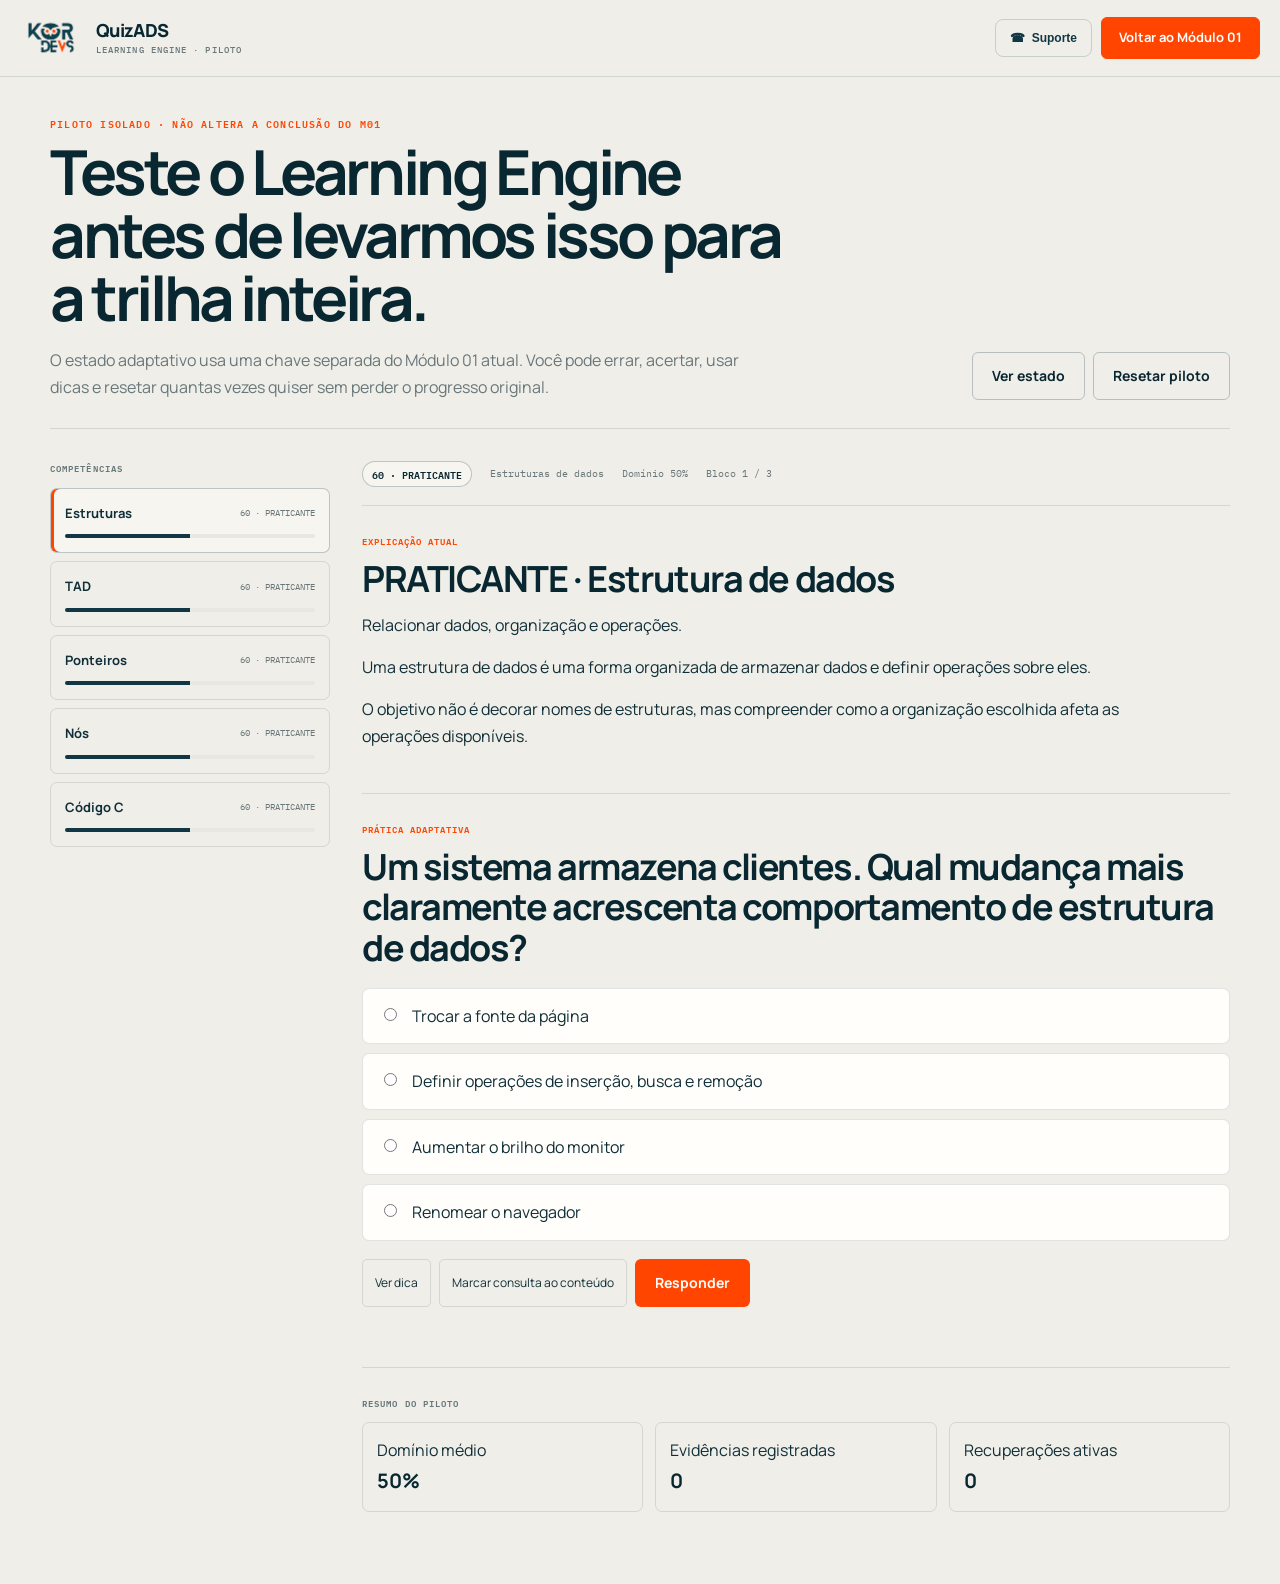
<file: trilhas/estrutura-de-dados/modulo-01/learning-lab.html>
<!DOCTYPE html>
<html lang="pt-BR">
<head>
  <meta charset="UTF-8" />
  <meta name="viewport" content="width=device-width, initial-scale=1.0" />
  <meta name="theme-color" content="#F0EEE8" />
  <meta name="description" content="QuizADS — laboratório do Learning Engine V1 no Módulo 01." />
  <title>Learning Engine · Módulo 01 | QuizADS</title>

  <link rel="stylesheet" href="../../../assets/css/quizads.css" />
  <link rel="stylesheet" href="../../../assets/css/learning-engine.css" />
</head>
<body>
  <header class="site-header">
    <div class="container header-inner">
      <a href="../../../" class="brand" aria-label="Voltar para o QuizADS">
        <img
          data-kordevs-logo
          data-root="../../../"
          class="brand-logo"
          src="../../../assets/brand/KorDevs_White.png"
          alt="KorDevs"
        />
        <div class="brand-info">
          <span class="brand-name">QuizADS</span>
          <span class="brand-product">Learning Engine · piloto</span>
        </div>
      </a>

      <div class="header-actions">
        <a class="header-support" href="./">Voltar ao Módulo 01</a>
      </div>
    </div>
  </header>

  <main class="learning-lab">
    <header class="learning-lab-head">
      <div>
        <div class="learning-lab-kicker">Piloto isolado · não altera a conclusão do M01</div>
        <h1 class="learning-lab-title">Teste o Learning Engine antes de levarmos isso para a trilha inteira.</h1>
        <p class="learning-lab-subtitle">
          O estado adaptativo usa uma chave separada do Módulo 01 atual. Você pode errar, acertar,
          usar dicas e resetar quantas vezes quiser sem perder o progresso original.
        </p>
      </div>

      <div class="learning-lab-actions">
        <button id="exportButton" type="button" class="btn btn-secondary">Ver estado</button>
        <button id="resetButton" type="button" class="btn btn-secondary">Resetar piloto</button>
      </div>
    </header>

    <div class="learning-grid">
      <aside class="learning-sidebar" aria-label="Competências do módulo">
        <div class="learning-sidebar-title">Competências</div>
        <div id="competencyList" class="competency-list"></div>
      </aside>

      <section class="learning-main">
        <div id="statusLine" class="learning-status-line"></div>

        <article id="lessonArea" class="learning-lesson"></article>

        <article id="questionArea" class="learning-question"></article>

        <section id="resultArea" class="learning-result" hidden></section>

        <section class="learning-summary">
          <div class="learning-sidebar-title">Resumo do piloto</div>
          <div id="summaryGrid" class="learning-summary-grid"></div>
        </section>
      </section>
    </div>
  </main>

  <dialog id="stateDialog" style="max-width:min(900px,calc(100% - 32px));width:100%;border:1px solid var(--border);border-radius:10px;background:var(--surface);color:var(--text);padding:0;">
    <div style="padding:20px;">
      <div style="display:flex;justify-content:space-between;gap:16px;align-items:center;margin-bottom:16px;">
        <strong>Estado persistido do Learning Engine</strong>
        <button id="closeStateDialog" type="button" class="small-button">Fechar</button>
      </div>
      <pre id="stateDump" style="max-height:65vh;overflow:auto;padding:16px;border-radius:7px;background:var(--code-bg);color:var(--code-text);font-family:var(--font-code);font-size:11px;"></pre>
    </div>
  </dialog>

  <script src="../../../assets/js/quizads.js"></script>
  <script src="../../../assets/js/learning-storage.js"></script>
  <script src="../../../assets/js/learning-engine.js"></script>
  <script src="./learning-data.js"></script>

  <script>
    (function () {
      "use strict";

      const data = window.QUIZADS_M01_LEARNING;
      const engine = window.QuizADSLearningEngine;
      const storage = window.QuizADSLearningStorage;

      let state = engine.createModuleState(
        data.definition,
        storage.load(data.definition.trackId, data.definition.moduleId)
      );

      let currentQuestion = null;
      let questionMeta = null;
      let hintUsed = false;
      let consultedContent = false;
      let attemptNumber = 1;

      function persist() {
        storage.save(state);
      }

      function competencyDefinition(id) {
        return data.definition.competencies.find((item) => item.id === id);
      }

      function activeCompetencyId() {
        return state.session.activeCompetencyId || data.definition.competencies[0].id;
      }

      function activeCompetencyState() {
        return state.competencies[activeCompetencyId()];
      }

      function setActiveCompetency(id) {
        state.session.activeCompetencyId = id;
        persist();
        currentQuestion = null;
        renderAll();
      }

      function renderCompetencies() {
        const list = document.getElementById("competencyList");
        list.innerHTML = "";

        data.definition.competencies.forEach((definition) => {
          const stored = state.competencies[definition.id];
          const button = document.createElement("button");
          button.type = "button";
          button.className = "competency-button";

          if (definition.id === activeCompetencyId()) {
            button.classList.add("active");
          }

          button.innerHTML = `
            <div class="competency-button-top">
              <span class="competency-name">${definition.shortName}</span>
              <span class="competency-level">${stored.level} · ${engine.getDisplayLevelName(stored.level)}</span>
            </div>
            <div class="competency-meter" aria-label="Domínio estimado ${stored.mastery}%">
              <span style="width:${stored.mastery}%"></span>
            </div>
          `;

          button.addEventListener("click", () => setActiveCompetency(definition.id));
          list.appendChild(button);
        });
      }

      function renderStatus() {
        const definition = competencyDefinition(activeCompetencyId());
        const stored = activeCompetencyState();
        const blockDone = stored.block.evidence.length;
        const blockSize = data.definition.blockSize;

        document.getElementById("statusLine").innerHTML = `
          <span class="level-chip" data-level="${stored.level}">
            ${stored.level} · ${engine.getDisplayLevelName(stored.level)}
          </span>
          <span>${definition.name}</span>
          <span>Domínio ${stored.mastery}%</span>
          <span>Bloco ${Math.min(blockDone + 1, blockSize)} / ${blockSize}</span>
          ${stored.recoveryRequired ? "<span>recuperação ativa</span>" : ""}
        `;
      }

      function renderLesson() {
        const id = activeCompetencyId();
        const stored = activeCompetencyState();
        const lesson = data.lessons[id][stored.level];
        const definition = competencyDefinition(id);

        document.getElementById("lessonArea").innerHTML = `
          <div class="learning-question-label">Explicação atual</div>
          <h2>${lesson.title}</h2>
          <p>${definition.description}</p>
          ${lesson.body}
        `;
      }

      function createQuestion() {
        const id = activeCompetencyId();
        const stored = activeCompetencyState();
        const templates = data.questions[id] || [];

        currentQuestion = engine.chooseQuestion(stored, templates);
        hintUsed = false;
        consultedContent = false;
        attemptNumber = 1;

        if (!currentQuestion) {
          questionMeta = null;
          return;
        }

        questionMeta = {
          questionId: currentQuestion.id,
          level: stored.level
        };
      }

      function renderQuestion() {
        if (!currentQuestion) {
          createQuestion();
        }

        const area = document.getElementById("questionArea");

        if (!currentQuestion) {
          area.innerHTML = `<p class="learning-empty">Ainda não existem questões para esta competência.</p>`;
          return;
        }

        area.innerHTML = `
          <div class="learning-question-label">Prática adaptativa</div>
          <h2>${currentQuestion.prompt}</h2>

          <form id="learningQuestionForm">
            <div class="learning-options">
              ${currentQuestion.options.map((option, index) => `
                <label class="learning-option" data-option-index="${index}">
                  <input type="radio" name="learningOption" value="${index}" />
                  <span class="learning-option-text">${option}</span>
                </label>
              `).join("")}
            </div>

            <div id="learningFeedback" class="learning-feedback"></div>

            <div class="learning-tools">
              <button type="button" id="hintButton" class="small-button">Ver dica</button>
              <button type="button" id="consultButton" class="small-button">Marcar consulta ao conteúdo</button>
              <button type="submit" class="btn btn-primary">Responder</button>
            </div>

            <div id="learningHint" class="learning-hint">${currentQuestion.hint}</div>
          </form>
        `;

        document.getElementById("hintButton").addEventListener("click", () => {
          hintUsed = true;
          document.getElementById("learningHint").classList.add("visible");
        });

        document.getElementById("consultButton").addEventListener("click", (event) => {
          consultedContent = true;
          event.currentTarget.textContent = "Consulta registrada";
          event.currentTarget.disabled = true;
          document.getElementById("lessonArea").scrollIntoView({ behavior: "smooth", block: "start" });
        });

        document.getElementById("learningQuestionForm").addEventListener("submit", submitQuestion);
      }

      function submitQuestion(event) {
        event.preventDefault();
        const selected = document.querySelector('input[name="learningOption"]:checked');

        if (!selected) {
          alert("Escolha uma alternativa antes de responder.");
          return;
        }

        const selectedIndex = Number(selected.value);
        const correct = selectedIndex === currentQuestion.correctIndex;

        const result = engine.recordEvidence(
          state,
          activeCompetencyId(),
          {
            questionId: questionMeta.questionId,
            level: questionMeta.level,
            correct,
            hintUsed,
            consultedContent,
            attemptNumber,
            source: "adaptive-practice"
          },
          { blockSize: data.definition.blockSize }
        );

        persist();

        markAnsweredOptions(selectedIndex, correct);

        const feedback = document.getElementById("learningFeedback");
        feedback.className = `learning-feedback visible ${correct ? "correct" : "incorrect"}`;
        feedback.innerHTML = `
          <div class="learning-feedback-head">
            <strong>${correct ? "Resposta correta." : "Resposta incorreta."}</strong>
            <span>${correct ? "Você identificou a relação esperada." : "Veja abaixo o ponto que muda o raciocínio."}</span>
          </div>
          <p>${currentQuestion.explanation}</p>
          <p class="learning-feedback-mastery">Domínio estimado: <strong>${result.mastery}%</strong>.</p>
          ${result.adjustment ? renderAdjustment(result.adjustment) : ""}
          <div class="learning-feedback-actions">
            <button type="button" id="nextQuestionButton" class="btn btn-primary">
              ${nextActionLabel(result.adjustment)}
            </button>
          </div>
        `;

        document.querySelectorAll('#learningQuestionForm input, #learningQuestionForm button:not(#nextQuestionButton)').forEach((element) => {
          element.disabled = true;
        });

        const tools = document.querySelector("#learningQuestionForm .learning-tools");
        if (tools) {
          tools.hidden = true;
        }

        document.getElementById("nextQuestionButton").addEventListener("click", () => {
          currentQuestion = null;
          questionMeta = null;
          renderAll();
          document.getElementById("questionArea").scrollIntoView({ behavior: "smooth", block: "start" });
        });

        // Mantemos a interface no contexto da questão que acabou de ser respondida.
        // A mudança de nível aparece no feedback como transição e só passa a reger
        // a tela inteira ao clicar em "Próxima pergunta"/"Iniciar recuperação".
      }

      function markAnsweredOptions(selectedIndex, correct) {
        const labels = Array.from(document.querySelectorAll(".learning-option"));

        labels.forEach((label, index) => {
          label.classList.add("answered");

          if (index === currentQuestion.correctIndex) {
            label.classList.add("is-correct");
            const marker = document.createElement("span");
            marker.className = "learning-option-result correct";
            marker.textContent = index === selectedIndex ? "Sua resposta · correta" : "Resposta correta";
            label.appendChild(marker);
          }

          if (index === selectedIndex && !correct) {
            label.classList.add("is-incorrect");
            const marker = document.createElement("span");
            marker.className = "learning-option-result incorrect";
            marker.textContent = "Sua resposta";
            label.appendChild(marker);
          }
        });
      }

      function nextActionLabel(adjustment) {
        if (!adjustment) {
          return "Próxima pergunta";
        }

        const nextLevelName = engine.getDisplayLevelName(adjustment.nextLevel);

        if (adjustment.action === "down") {
          return `Iniciar recuperação · ${nextLevelName}`;
        }

        if (adjustment.action === "up") {
          return `Continuar no nível ${nextLevelName}`;
        }

        return "Continuar praticando";
      }

      function renderAdjustment(adjustment) {
        const previousName = engine.getDisplayLevelName(adjustment.previousLevel);
        const nextName = engine.getDisplayLevelName(adjustment.nextLevel);
        let message = "O nível foi mantido para reunir mais evidências.";

        if (adjustment.action === "up") {
          message = `Você demonstrou consistência nesta competência. A próxima experiência sobe de ${adjustment.previousLevel} · ${previousName} para ${adjustment.nextLevel} · ${nextName}.`;
        } else if (adjustment.action === "down") {
          message = `Esta competência precisa de mais apoio. A próxima experiência passa de ${adjustment.previousLevel} · ${previousName} para ${adjustment.nextLevel} · ${nextName}, com uma abordagem mais guiada.`;
        } else if (adjustment.action === "stay-max") {
          message = "Você já está no nível AVANÇADO. O sistema mantém o desafio máximo e continua coletando evidências.";
        } else if (adjustment.action === "stay-min") {
          message = "Você já está no nível DESBRAVADOR. O sistema mantém o suporte máximo e continua praticando por outra abordagem.";
        }

        return `
          <div class="learning-adjustment">
            <strong>Fim do bloco · ${adjustment.score}% de evidência ponderada</strong>
            <p>${message}</p>
          </div>
        `;
      }

      function renderSummary() {
        const summary = engine.getModuleSummary(state, data.definition);
        const totalAttempts = summary.competencies.reduce((sum, item) => sum + item.attempts, 0);
        const recoveryCount = summary.competencies.filter((item) => item.recoveryRequired).length;

        document.getElementById("summaryGrid").innerHTML = `
          <div class="learning-summary-item">
            <span>Domínio médio</span>
            <strong>${summary.averageMastery}%</strong>
          </div>
          <div class="learning-summary-item">
            <span>Evidências registradas</span>
            <strong>${totalAttempts}</strong>
          </div>
          <div class="learning-summary-item">
            <span>Recuperações ativas</span>
            <strong>${recoveryCount}</strong>
          </div>
        `;
      }

      function renderAll() {
        renderCompetencies();
        renderStatus();
        renderLesson();
        renderQuestion();
        renderSummary();
      }

      document.getElementById("resetButton").addEventListener("click", () => {
        const confirmed = confirm("Resetar somente o estado do piloto adaptativo do M01? O progresso original do módulo não será alterado.");
        if (!confirmed) return;

        storage.reset(data.definition.trackId, data.definition.moduleId);
        state = engine.createModuleState(data.definition, null);
        currentQuestion = null;
        persist();
        renderAll();
      });

      const dialog = document.getElementById("stateDialog");
      document.getElementById("exportButton").addEventListener("click", () => {
        document.getElementById("stateDump").textContent = storage.exportState(
          data.definition.trackId,
          data.definition.moduleId
        ) || "Sem estado persistido.";
        dialog.showModal();
      });

      document.getElementById("closeStateDialog").addEventListener("click", () => dialog.close());

      persist();
      renderAll();
    })();
  </script>
</body>
</html>
</file>
<file: assets/css/quizads.css>
@import url("https://fonts.googleapis.com/css2?family=IBM+Plex+Mono:wght@400;500;600&family=Manrope:wght@400;500;600;700;800&display=swap");

/* =========================================================
   QuizADS · KorDevs
   Design System 2.0
   Editorial Tech Minimalism
   ========================================================= */

:root {
  /* KorDevs */
  --kor-primary: #123744;
  --kor-primary-dark: #092731;
  --kor-accent: #ff4500;
  --kor-accent-hover: #e83f00;

  /* Canvas oficial — mesmo fundo do logo claro */
  --kor-canvas: #f0eee8;

  /* Superfícies */
  --surface: #fffefa;
  --surface-soft: #f7f5ef;
  --surface-muted: #e9e7e1;

  /* Texto */
  --text: #102f39;
  --text-strong: #092731;
  --muted: #68777a;

  /* Estrutura */
  --border: rgba(18, 55, 68, 0.13);
  --border-strong: rgba(18, 55, 68, 0.25);

  /* Estados */
  --success: #347657;
  --warning: #a96612;
  --danger: #a63b32;
  --info: #406979;

  /* Compatibilidade */
  --kor-brand-light: #f0eee8;
  --kor-white: #fffefa;
  --kor-text: var(--text);
  --kor-text-muted: var(--muted);
  --kor-border: var(--border);

  /* Tipografia */
  --font-main:
    "Manrope",
    "Helvetica Neue",
    Arial,
    sans-serif;

  --font-code:
    "IBM Plex Mono",
    Consolas,
    monospace;

  /* Layout */
  --max-width: 1240px;
  --reading-width: 760px;

  --radius-xs: 4px;
  --radius-sm: 7px;
  --radius-md: 10px;
  --radius-lg: 14px;

  /* Aliases existentes */
  --bg: var(--kor-canvas);
  --header-bg: rgba(240, 238, 232, 0.94);
  --code-bg: #102f39;
  --code-text: #f7f5ef;

  /* Quase nenhuma sombra */
  --shadow:
    0 2px 8px rgba(9, 39, 49, 0.035);
}


/* =========================================================
   RESET
   ========================================================= */

* {
  box-sizing: border-box;
}

html {
  scroll-behavior: smooth;
}

body {
  margin: 0;
  min-height: 100vh;

  color: var(--text);
  background: var(--kor-canvas);

  font-family: var(--font-main);
  font-size: 16px;
  line-height: 1.65;

  -webkit-font-smoothing: antialiased;
  text-rendering: optimizeLegibility;
}

img {
  display: block;
  max-width: 100%;
}

a {
  color: inherit;
}

button,
input,
textarea,
select {
  font: inherit;
}

button,
a {
  -webkit-tap-highlight-color: transparent;
}

::selection {
  color: #ffffff;
  background: var(--kor-accent);
}

:focus-visible {
  outline: 2px solid var(--kor-accent);
  outline-offset: 3px;
}


/* =========================================================
   LAYOUT
   ========================================================= */

.container {
  width:
    min(
      calc(100% - 32px),
      var(--max-width)
    );

  margin-inline: auto;
}


/* =========================================================
   HEADER
   ========================================================= */

.site-header {
  position: sticky;
  top: 0;
  z-index: 100;

  border-bottom: 1px solid var(--border);

  background: var(--header-bg);
  backdrop-filter: blur(10px);
}

.header-inner {
  min-height: 76px;

  display: flex;
  align-items: center;
  justify-content: space-between;

  gap: 24px;
}

.brand {
  display: flex;
  align-items: center;

  gap: 14px;

  text-decoration: none;
}

.brand-logo {
  width: 62px;
  height: 62px;

  object-fit: contain;
}

.brand-info {
  display: flex;
  flex-direction: column;

  line-height: 1.1;
}

.brand-name {
  color: var(--text-strong);

  font-size: 18px;
  font-weight: 800;

  letter-spacing: -0.035em;
}

.brand-product {
  margin-top: 5px;

  color: var(--muted);

  font-family: var(--font-code);
  font-size: 9px;
  font-weight: 500;

  letter-spacing: 0.12em;
  text-transform: uppercase;
}

.header-actions {
  display: flex;
  align-items: center;

  gap: 9px;
}

/* Dark mode aposentado */
[data-theme-toggle],
[data-theme-icon] {
  display: none !important;
}

.header-support {
  min-height: 42px;

  display: inline-flex;
  align-items: center;
  justify-content: center;

  padding-inline: 17px;

  border: 1px solid var(--kor-accent);
  border-radius: 6px;

  color: #ffffff;
  background: var(--kor-accent);

  text-decoration: none;

  font-size: 13px;
  font-weight: 700;

  transition:
    background 160ms ease,
    transform 160ms ease;
}

.header-support:hover {
  background: var(--kor-accent-hover);
}

.header-support:active {
  transform: scale(0.98);
}


/* =========================================================
   TIPOGRAFIA
   ========================================================= */

.kicker {
  display: flex;
  align-items: center;

  gap: 10px;

  margin-bottom: 12px;

  color: var(--kor-accent);

  font-family: var(--font-code);
  font-size: 10px;
  font-weight: 600;

  letter-spacing: 0.11em;
  text-transform: uppercase;
}

.kicker::after {
  content: "";

  width: 38px;
  height: 1px;

  background: var(--kor-accent);
}

h1,
h2,
h3,
h4 {
  margin-top: 0;

  color: var(--text-strong);

  line-height: 1.12;
  letter-spacing: -0.045em;
}

h1 {
  font-size:
    clamp(
      42px,
      8vw,
      76px
    );
}

h2 {
  font-size:
    clamp(
      28px,
      5vw,
      42px
    );
}

h3 {
  font-size: 21px;
}

p {
  margin-top: 0;
}

.lead {
  max-width: 690px;

  color: var(--muted);

  font-size:
    clamp(
      16px,
      2vw,
      19px
    );

  line-height: 1.7;
}

.accent {
  color: var(--kor-accent);
}

code {
  font-family: var(--font-code);
}


/* =========================================================
   BOTÕES
   ========================================================= */

.btn {
  min-height: 48px;

  display: inline-flex;
  align-items: center;
  justify-content: center;

  gap: 10px;

  padding-inline: 19px;

  border: 1px solid transparent;
  border-radius: 6px;

  text-decoration: none;

  font-size: 14px;
  font-weight: 700;

  cursor: pointer;

  transition:
    background 160ms ease,
    border-color 160ms ease,
    color 160ms ease,
    transform 160ms ease;
}

.btn:active {
  transform: scale(0.985);
}

.btn-primary {
  color: #ffffff;
  background: var(--kor-accent);
}

.btn-primary:hover {
  background: var(--kor-accent-hover);
}

.btn-secondary {
  color: var(--text-strong);
  background: transparent;

  border-color: var(--border-strong);
}

.btn-secondary:hover {
  background: rgba(255, 255, 255, 0.45);
}

.btn-ghost {
  color: var(--text);
  background: transparent;

  border-color: var(--border);
}

.btn-success {
  color: #ffffff;
  background: var(--success);
}

.btn-full {
  width: 100%;
}

.btn:disabled,
.btn.disabled {
  opacity: 0.4;
  cursor: not-allowed;
}


/* =========================================================
   CARDS GENÉRICOS
   ========================================================= */

.card {
  border: 1px solid var(--border);
  border-radius: var(--radius-md);

  background: rgba(255, 254, 250, 0.72);

  box-shadow: none;
}

.card-body {
  padding: 28px;
}

.callout {
  margin-block: 28px;

  padding: 20px 22px;

  border: 1px solid var(--border);
  border-left: 3px solid var(--kor-accent);
  border-radius: 0 var(--radius-sm) var(--radius-sm) 0;

  color: var(--text);

  background: rgba(255, 254, 250, 0.55);
}

.callout strong {
  display: block;

  margin-bottom: 5px;

  color: var(--text-strong);
}


/* =========================================================
   HOME · NAV
   ========================================================= */

.home-nav {
  display: none;

  align-items: center;
  gap: 30px;

  margin-left: auto;
}

.home-nav a {
  color: var(--text);

  text-decoration: none;

  font-size: 13px;
  font-weight: 600;
}

.home-nav a:hover {
  color: var(--kor-accent);
}


/* =========================================================
   HOME · HERO
   ========================================================= */

.home-hero {
  padding:
    68px 0
    76px;
}

.home-hero-grid {
  display: grid;
  gap: 46px;
}

.home-hero-copy {
  display: flex;
  flex-direction: column;
  justify-content: center;
}

.home-eyebrow {
  display: flex;
  align-items: center;

  gap: 11px;

  margin-bottom: 20px;

  color: var(--muted);

  font-family: var(--font-code);
  font-size: 10px;
  font-weight: 600;

  letter-spacing: 0.13em;
  text-transform: uppercase;
}

.home-eyebrow::after {
  content: "";

  width: 42px;
  height: 1px;

  background: var(--kor-accent);
}

.home-title {
  max-width: 680px;

  margin-bottom: 22px;

  font-size:
    clamp(
      52px,
      11vw,
      94px
    );

  font-weight: 800;

  line-height: 0.91;
  letter-spacing: -0.07em;
}

.home-title span {
  display: block;
}

.home-title .orange {
  color: var(--kor-accent);
}

.home-description {
  max-width: 610px;

  margin-bottom: 30px;

  color: var(--muted);

  font-size:
    clamp(
      16px,
      2vw,
      18px
    );

  line-height: 1.7;
}

.home-actions {
  display: flex;
  flex-direction: column;

  gap: 10px;
}


/* =========================================================
   HERO VISUAL
   ========================================================= */

.hero-stage {
  position: relative;

  min-height: 430px;

  overflow: hidden;

  border: 1px solid var(--border);
  border-radius: var(--radius-lg);

  background: #deddd8;
}

.hero-stage-grid {
  position: absolute;
  inset: 0;

  opacity: 0.35;

  background-image:
    linear-gradient(
      rgba(18, 55, 68, 0.08) 1px,
      transparent 1px
    ),
    linear-gradient(
      90deg,
      rgba(18, 55, 68, 0.08) 1px,
      transparent 1px
    );

  background-size: 44px 44px;
}

.hero-stage-code {
  position: absolute;

  top: 42px;
  right: 34px;

  width: 62%;

  padding: 20px;

  border: 1px solid rgba(18, 55, 68, 0.16);
  border-radius: var(--radius-md);

  color: var(--text);
  background: rgba(240, 238, 232, 0.78);

  font-family: var(--font-code);
  font-size: 11px;
  line-height: 1.8;
}

.code-dim {
  color: #849095;
}

.code-orange {
  color: var(--kor-accent);
}

.hero-track-card {
  position: absolute;

  right: 28px;
  bottom: 28px;
  left: 28px;

  padding: 26px;

  border-radius: var(--radius-md);

  color: #ffffff;
  background: var(--kor-primary-dark);
}

.hero-track-meta {
  margin-bottom: 17px;

  color: rgba(255, 255, 255, 0.62);

  font-family: var(--font-code);
  font-size: 10px;

  letter-spacing: 0.09em;
  text-transform: uppercase;
}

.hero-track-card h2 {
  max-width: 340px;

  margin-bottom: 8px;

  color: #ffffff;

  font-size:
    clamp(
      28px,
      4vw,
      39px
    );
}

.hero-track-card p {
  max-width: 380px;

  margin-bottom: 24px;

  color: rgba(255, 255, 255, 0.72);

  font-size: 14px;
}

.hero-track-footer {
  display: flex;
  align-items: center;
  justify-content: space-between;

  gap: 16px;
}

.hero-track-progress {
  flex: 1;
}

.hero-track-progress-label {
  margin-bottom: 8px;

  color: rgba(255, 255, 255, 0.68);

  font-family: var(--font-code);
  font-size: 10px;
}

.hero-track-progress-line {
  height: 4px;

  overflow: hidden;

  background: rgba(255, 255, 255, 0.16);
}

.hero-track-progress-fill {
  height: 100%;

  background: var(--kor-accent);

  transition: width 240ms ease;
}

.hero-arrow {
  width: 44px;
  height: 44px;

  display: grid;
  place-items: center;

  flex: 0 0 auto;

  border-radius: 50%;

  color: #ffffff;
  background: var(--kor-accent);

  text-decoration: none;

  font-size: 20px;
}


/* =========================================================
   PROOF STRIP
   ========================================================= */

.proof-strip {
  display: grid;

  grid-template-columns:
    repeat(2, 1fr);

  border-top: 1px solid var(--border);
  border-bottom: 1px solid var(--border);
}

.proof-item {
  padding:
    22px 18px;

  border-right: 1px solid var(--border);
}

.proof-item:nth-child(2n) {
  border-right: 0;
}

.proof-number {
  display: block;

  color: var(--text-strong);

  font-size: 24px;
  font-weight: 800;

  letter-spacing: -0.04em;
}

.proof-label {
  color: var(--muted);

  font-size: 12px;
}


/* =========================================================
   SEÇÕES DA HOME
   ========================================================= */

.home-section {
  padding:
    88px 0;
}

.home-section + .home-section {
  border-top: 1px solid var(--border);
}

.section-heading {
  display: grid;

  gap: 18px;

  margin-bottom: 44px;
}

.section-heading h2 {
  max-width: 650px;

  margin-bottom: 0;
}

.section-heading p {
  max-width: 560px;

  margin: 0;

  color: var(--muted);
}


/* =========================================================
   METODOLOGIA
   ========================================================= */

.method-grid {
  display: grid;

  border-top: 1px solid var(--border);
}

.method-item {
  padding:
    28px 0;

  border-bottom: 1px solid var(--border);
}

.method-number {
  display: block;

  margin-bottom: 28px;

  color: var(--kor-accent);

  font-family: var(--font-code);
  font-size: 12px;
}

.method-item h3 {
  margin-bottom: 9px;
}

.method-item p {
  max-width: 280px;

  margin: 0;

  color: var(--muted);

  font-size: 14px;
}


/* =========================================================
   TRILHAS
   ========================================================= */

.track-grid-modern {
  display: grid;
  gap: 14px;
}

.track-card-modern {
  position: relative;

  min-height: 260px;

  display: flex;
  flex-direction: column;

  padding: 26px;

  border: 1px solid var(--border);
  border-radius: var(--radius-md);

  background: rgba(255, 254, 250, 0.55);

  text-decoration: none;

  transition:
    border-color 160ms ease,
    background 160ms ease;
}

.track-card-modern:hover {
  border-color: var(--border-strong);

  background: rgba(255, 254, 250, 0.9);
}

.track-card-modern.active {
  border-color: var(--kor-accent);
}

.track-index {
  margin-bottom: 34px;

  color: var(--kor-accent);

  font-family: var(--font-code);
  font-size: 11px;
  font-weight: 600;
}

.track-card-modern h3 {
  max-width: 260px;

  margin-bottom: 10px;

  font-size: 21px;
}

.track-card-modern p {
  max-width: 290px;

  margin-bottom: 28px;

  color: var(--muted);

  font-size: 13px;
}

.track-status {
  margin-top: auto;
}

.track-status-label {
  display: flex;
  justify-content: space-between;

  gap: 12px;

  margin-bottom: 9px;

  color: var(--muted);

  font-family: var(--font-code);
  font-size: 9px;
}

.track-line {
  height: 4px;

  overflow: hidden;

  background: var(--surface-muted);
}

.track-line-fill {
  height: 100%;

  background: var(--kor-accent);
}

.track-card-modern.future {
  opacity: 0.63;
}


/* =========================================================
   APOIO
   ========================================================= */

.support-editorial {
  display: grid;
  gap: 26px;

  padding:
    38px 0;

  border-top: 1px solid var(--border);
  border-bottom: 1px solid var(--border);
}

.support-editorial h2 {
  margin-bottom: 8px;
}

.support-editorial p {
  max-width: 640px;

  margin: 0;

  color: var(--muted);
}


/* =========================================================
   FOOTER
   ========================================================= */

.site-footer {
  margin-top: 0;

  padding:
    38px 0;

  border-top: 1px solid var(--border);

  color: var(--muted);

  font-size: 11px;
  line-height: 1.7;
}

.footer-grid {
  display: grid;
  gap: 22px;
}

.footer-title {
  margin-bottom: 5px;

  color: var(--text-strong);

  font-weight: 700;
}

.footer-links {
  display: flex;
  flex-wrap: wrap;

  gap: 18px;
}

.footer-links a {
  text-decoration: none;
}

.footer-links a:hover {
  color: var(--kor-accent);
}


/* =========================================================
   COMPATIBILIDADE COM MÓDULOS 01, 02 E 03
   ========================================================= */

.module-main {
  padding:
    48px 0
    90px;
}

.module-top {
  max-width: 980px;

  margin:
    0 auto
    54px;
}

.breadcrumb {
  margin-bottom: 22px;

  color: var(--muted);

  font-family: var(--font-code);
  font-size: 10px;
}

.breadcrumb a {
  text-decoration: none;
}

.module-title {
  max-width: 860px;

  margin-bottom: 18px;

  font-size:
    clamp(
      38px,
      7vw,
      62px
    );

  line-height: 1;
}

.module-summary {
  max-width: 680px;

  margin-bottom: 0;

  color: var(--muted);

  font-size: 16px;
  line-height: 1.72;
}


/* =========================================================
   PROGRESSO DOS MÓDULOS
   ========================================================= */

.progress-card {
  margin-top: 34px;

  padding:
    15px 0;

  border: 0;
  border-top: 1px solid var(--border);
  border-bottom: 1px solid var(--border);

  border-radius: 0;

  background: transparent;
}

.progress-head {
  display: flex;
  justify-content: space-between;

  gap: 14px;

  margin-bottom: 11px;

  color: var(--muted);

  font-family: var(--font-code);
  font-size: 10px;
}

.progress-bar {
  height: 4px;

  overflow: hidden;

  background: rgba(18, 55, 68, 0.09);
}

.progress-fill {
  height: 100%;

  background: var(--kor-accent);

  transition: width 220ms ease;
}


/* =========================================================
   AULAS
   ========================================================= */

.lesson-panel {
  display: none;
}

.lesson-panel.active {
  display: block;
}

.lesson {
  width: min(
    100%,
    var(--reading-width)
  );

  margin-inline: auto;
}

.lesson-block {
  margin: 0;
  padding:
    38px 0;

  border: 0;
  border-bottom: 1px solid var(--border);

  border-radius: 0;

  background: transparent;
  box-shadow: none;
}

.lesson-block:first-child {
  border-top: 1px solid var(--border);
}

.lesson-block h2 {
  max-width: 680px;

  margin-bottom: 20px;

  font-size:
    clamp(
      27px,
      5vw,
      38px
    );
}

.lesson-block p {
  max-width: 72ch;

  color: var(--text);

  line-height: 1.78;
}

.lesson-block ul {
  padding-left: 22px;
}

.lesson-block li {
  margin-block: 7px;
}


/* =========================================================
   CONCEITOS
   ========================================================= */

.concept-grid {
  display: grid;
  gap: 10px;

  margin-top: 24px;
}

.concept-card {
  padding: 17px;

  border: 1px solid var(--border);
  border-radius: var(--radius-sm);

  background: rgba(255, 254, 250, 0.45);
}

.concept-card strong {
  display: block;

  margin-bottom: 4px;

  color: var(--kor-accent);

  font-size: 13px;
}


/* =========================================================
   DIAGRAMAS
   ========================================================= */

.diagram {
  overflow-x: auto;

  margin:
    28px 0;

  padding:
    22px;

  border: 1px solid var(--border);
  border-radius: var(--radius-sm);

  color: var(--text-strong);
  background: rgba(255, 254, 250, 0.55);

  font-family: var(--font-code);
  font-size: 13px;
  line-height: 1.75;

  white-space: pre;
}


/* =========================================================
   CÓDIGO
   ========================================================= */

.code {
  overflow-x: auto;

  margin:
    28px 0;

  padding:
    22px;

  border-radius: var(--radius-sm);

  color: var(--code-text);
  background: var(--code-bg);

  font-family: var(--font-code);
  font-size: 12px;

  line-height: 1.8;
}

.code .orange {
  color: #ff7645;
}

.translation {
  display: grid;
  gap: 0;

  margin-top: 22px;

  border-top: 1px solid var(--border);
}

.translation-row {
  padding:
    15px 0;

  border-bottom: 1px solid var(--border);

  background: transparent;
}

.translation-row code {
  color: var(--kor-accent);

  font-family: var(--font-code);
  font-weight: 600;
}


/* =========================================================
   QUIZ
   ========================================================= */

.quiz-question {
  margin-bottom: 14px;

  padding: 23px;

  border: 1px solid var(--border);
  border-radius: var(--radius-md);

  background: rgba(255, 254, 250, 0.66);
}

.question-number {
  margin-bottom: 11px;

  color: var(--kor-accent);

  font-family: var(--font-code);
  font-size: 9px;
  font-weight: 600;

  letter-spacing: 0.08em;
}

.question-title {
  margin-bottom: 20px;

  color: var(--text-strong);

  font-size: 17px;
  font-weight: 700;

  line-height: 1.5;
}

.options {
  display: grid;
  gap: 8px;
}

.option {
  min-height: 52px;

  display: flex;
  align-items: center;

  padding:
    12px 14px;

  border: 1px solid var(--border);
  border-radius: var(--radius-sm);

  background: transparent;

  cursor: pointer;

  transition:
    border-color 150ms ease,
    background 150ms ease;
}

.option:hover {
  border-color: var(--border-strong);

  background: rgba(255, 255, 255, 0.42);
}

.option:has(input:checked) {
  border-color: var(--kor-accent);

  background: rgba(255, 69, 0, 0.035);
}

.option input {
  margin-right: 11px;

  accent-color: var(--kor-accent);
}

.quiz-tools {
  display: flex;
  flex-wrap: wrap;

  gap: 8px;

  margin-top: 13px;
}

.small-button {
  min-height: 39px;

  padding:
    0 12px;

  border: 1px solid var(--border);
  border-radius: 5px;

  color: var(--text);
  background: transparent;

  font-size: 12px;

  cursor: pointer;
}

.small-button:hover {
  border-color: var(--border-strong);
}

.hint {
  display: none;

  margin-top: 12px;

  padding:
    13px 14px;

  border-left: 2px solid var(--kor-accent);

  color: var(--muted);
  background: rgba(255, 254, 250, 0.5);

  font-size: 13px;
}

.hint.visible {
  display: block;
}


/* =========================================================
   FEEDBACK / RESULTADOS
   ========================================================= */

.feedback,
.result-box {
  margin-top: 20px;

  padding: 21px;

  border: 1px solid var(--border);
  border-radius: var(--radius-sm);

  background: rgba(255, 254, 250, 0.55);
}

.feedback.correct {
  border-left: 3px solid var(--success);
}

.feedback.wrong {
  border-left: 3px solid var(--danger);
}

.result-score {
  margin-bottom: 8px;

  color: var(--kor-accent);

  font-family: var(--font-code);
  font-size: 34px;
  font-weight: 600;
}


/* =========================================================
   BOSS
   ========================================================= */

.boss-intro {
  padding:
    32px 0;

  border: 0;
  border-top: 1px solid var(--border);
  border-bottom: 1px solid var(--border);

  border-radius: 0;

  background: transparent;
}

.boss-lock {
  margin-bottom: 18px;

  color: var(--kor-accent);

  font-family: var(--font-code);
  font-size: 10px;
  font-weight: 600;

  letter-spacing: 0.08em;
  text-transform: uppercase;
}


/* =========================================================
   DISSERTATIVA
   ========================================================= */

.essay {
  width: 100%;
  min-height: 190px;

  resize: vertical;

  padding: 16px;

  border: 1px solid var(--border);
  border-radius: var(--radius-sm);

  outline: 0;

  color: var(--text);
  background: rgba(255, 254, 250, 0.55);

  line-height: 1.7;
}

.essay:focus {
  border-color: var(--kor-accent);
}

.rubric {
  display: grid;
  gap: 8px;

  margin-top: 18px;
}

.rubric-item {
  padding:
    11px 13px;

  border: 1px solid var(--border);
  border-radius: var(--radius-xs);

  background: transparent;
}

.rubric-item.ok {
  border-left: 3px solid var(--success);
}

.rubric-item.missing {
  border-left: 3px solid var(--warning);
}


/* =========================================================
   NAVEGAÇÃO ENTRE AULAS
   ========================================================= */

.module-nav {
  width: min(
    100%,
    var(--reading-width)
  );

  margin:
    34px auto
    0;

  display: flex;
  justify-content: space-between;

  gap: 10px;
}


/* =========================================================
   COMPONENTES DOS MÓDULOS 02/03
   ========================================================= */

.comparison-card,
.sim-control,
.mission,
.code-question,
.memory-row {
  box-shadow: none !important;
}

.comparison-card,
.sim-control,
.mission,
.code-question {
  background:
    rgba(
      255,
      254,
      250,
      0.45
    ) !important;

  border-color:
    var(--border) !important;
}

.simulator {
  box-shadow: none !important;

  border-color:
    var(--border) !important;

  background:
    rgba(
      255,
      254,
      250,
      0.5
    ) !important;
}

.simulator-header {
  background:
    var(--kor-primary-dark) !important;
}

.sim-input {
  background:
    var(--surface) !important;
}


/* =========================================================
   RESPONSIVO
   ========================================================= */

@media (min-width: 640px) {
  .home-actions {
    flex-direction: row;
  }

  .concept-grid {
    grid-template-columns:
      repeat(2, 1fr);
  }

  .proof-strip {
    grid-template-columns:
      repeat(4, 1fr);
  }

  .proof-item:nth-child(2n) {
    border-right: 1px solid var(--border);
  }

  .proof-item:last-child {
    border-right: 0;
  }

  .support-editorial {
    grid-template-columns:
      minmax(0, 1fr)
      auto;

    align-items: center;
  }
}

@media (min-width: 780px) {
  .track-grid-modern {
    grid-template-columns:
      repeat(2, 1fr);
  }

  .method-grid {
    grid-template-columns:
      repeat(2, 1fr);
  }

  .method-item:nth-child(odd) {
    padding-right: 30px;

    border-right: 1px solid var(--border);
  }

  .method-item:nth-child(even) {
    padding-left: 30px;
  }
}

@media (min-width: 980px) {
  .home-nav {
    display: flex;
  }

  .home-hero {
    padding:
      86px 0
      92px;
  }

  .home-hero-grid {
    grid-template-columns:
      minmax(0, 1.03fr)
      minmax(420px, 0.97fr);

    align-items: center;
  }

  .method-grid {
    grid-template-columns:
      repeat(4, 1fr);
  }

  .method-item,
  .method-item:nth-child(odd),
  .method-item:nth-child(even) {
    padding:
      28px 24px;

    border-right:
      1px solid var(--border);
  }

  .method-item:first-child {
    padding-left: 0;
  }

  .method-item:last-child {
    padding-right: 0;
    border-right: 0;
  }

  .track-grid-modern {
    grid-template-columns:
      repeat(3, 1fr);
  }

  .footer-grid {
    grid-template-columns:
      1fr auto;

    align-items: end;
  }
}

@media (max-width: 639px) {
  .container {
    width:
      min(
        calc(100% - 24px),
        var(--max-width)
      );
  }

  .site-header {
    position: relative;
  }

  .header-inner {
    min-height: 68px;
  }

  .brand-logo {
    width: 52px;
    height: 52px;
  }

  .brand-product {
    display: none;
  }

  .header-support {
    display: none;
  }

  .home-hero {
    padding:
      44px 0
      54px;
  }

  .hero-stage {
    min-height: 390px;
  }

  .hero-stage-code {
    top: 20px;
    right: 18px;

    width: 72%;
  }

  .hero-track-card {
    right: 14px;
    bottom: 14px;
    left: 14px;

    padding: 22px;
  }

  .home-section {
    padding:
      62px 0;
  }

  .btn {
    width: 100%;
  }

  .module-main {
    padding:
      34px 0
      70px;
  }

  .module-top {
    margin-bottom: 35px;
  }

  .lesson-block {
    padding:
      30px 0;
  }

  .quiz-question {
    padding: 17px;
  }

  .module-nav {
    flex-direction: column-reverse;
  }
}

@media (prefers-reduced-motion: reduce) {
  *,
  *::before,
  *::after {
    scroll-behavior: auto !important;
    transition: none !important;
  }
}

/* =========================================================
   QUIZADS · COURSE EXPERIENCE 2.0
   Template oficial das aulas
   ========================================================= */

.course-shell {
  width: min(1440px, calc(100% - 40px));

  margin-inline: auto;

  display: grid;
  grid-template-columns:
    210px
    minmax(0, 1fr)
    220px;

  gap: 48px;

  padding:
    42px 0
    92px;
}


/* =========================================================
   RAIL ESQUERDA · TRILHA
   ========================================================= */

.course-sidebar {
  min-width: 0;
}

.course-sidebar-inner {
  position: sticky;
  top: 108px;
}

.course-sidebar-head {
  padding-bottom: 22px;

  border-bottom: 1px solid var(--border);
}

.course-sidebar-label {
  margin-bottom: 7px;

  color: var(--muted);

  font-family: var(--font-code);
  font-size: 9px;

  letter-spacing: 0.1em;
  text-transform: uppercase;
}

.course-sidebar-title {
  color: var(--text-strong);

  font-size: 15px;
  font-weight: 700;

  line-height: 1.35;
}

.course-modules {
  position: relative;

  display: grid;
  gap: 0;

  padding-top: 16px;
}

.course-modules::before {
  content: "";

  position: absolute;

  top: 30px;
  bottom: 26px;
  left: 7px;

  width: 1px;

  background: var(--border);
}

.course-module-link {
  position: relative;

  display: grid;
  grid-template-columns:
    16px 1fr;

  gap: 10px;

  min-width: 0;

  padding:
    10px 7px;

  border-radius: 7px;

  color: inherit;

  text-decoration: none;
}

.course-module-link:hover {
  background:
    rgba(255, 255, 255, 0.36);
}

.course-module-link.current {
  background:
    rgba(255, 69, 0, 0.07);
}

.course-module-link.locked {
  cursor: default;
  opacity: 0.5;
}

.course-module-dot {
  position: relative;
  z-index: 1;

  width: 15px;
  height: 15px;

  margin-top: 2px;

  display: grid;
  place-items: center;

  border: 1px solid var(--border-strong);
  border-radius: 50%;

  background: var(--kor-canvas);
}

.course-module-link.current
.course-module-dot {
  border: 4px solid var(--kor-accent);
}

.course-module-link.done
.course-module-dot {
  border-color: var(--kor-primary);
  background: var(--kor-primary);
}

.course-module-link.done
.course-module-dot::after {
  content: "";

  width: 4px;
  height: 7px;

  border-right: 1px solid #ffffff;
  border-bottom: 1px solid #ffffff;

  transform:
    translateY(-1px)
    rotate(45deg);
}

.course-module-number {
  display: block;

  margin-bottom: 2px;

  color: var(--muted);

  font-family: var(--font-code);
  font-size: 9px;
}

.course-module-link.current
.course-module-number {
  color: var(--kor-accent);
}

.course-module-name {
  display: block;

  overflow: hidden;

  color: var(--text);

  font-size: 12px;
  font-weight: 650;

  line-height: 1.3;

  text-overflow: ellipsis;
}

.course-module-topic {
  display: block;

  margin-top: 3px;

  color: var(--muted);

  font-size: 10px;

  line-height: 1.35;
}


/* =========================================================
   CONTEÚDO CENTRAL
   ========================================================= */

.course-content {
  min-width: 0;
}

.course-breadcrumb {
  display: flex;
  flex-wrap: wrap;
  align-items: center;

  gap: 8px;

  margin-bottom: 36px;

  color: var(--muted);

  font-family: var(--font-code);
  font-size: 9px;
}

.course-breadcrumb a {
  text-decoration: none;
}

.course-breadcrumb a:hover {
  color: var(--kor-accent);
}

.course-breadcrumb-separator {
  opacity: 0.45;
}

.module-hero {
  padding-bottom: 35px;

  border-bottom: 1px solid var(--border);
}

.module-overline {
  margin-bottom: 15px;

  color: var(--kor-accent);

  font-family: var(--font-code);
  font-size: 10px;
  font-weight: 600;

  letter-spacing: 0.08em;
  text-transform: uppercase;
}

.module-hero h1 {
  max-width: 740px;

  margin-bottom: 16px;

  font-size:
    clamp(
      40px,
      6vw,
      58px
    );

  line-height: 0.98;
}

.module-hero-description {
  max-width: 650px;

  margin-bottom: 27px;

  color: var(--muted);

  font-size: 16px;
  line-height: 1.7;
}

.module-progress-row {
  display: grid;
  grid-template-columns:
    minmax(0, 1fr)
    auto;

  gap: 18px;

  align-items: center;
}

.module-progress-copy {
  display: flex;
  justify-content: space-between;

  gap: 18px;

  margin-bottom: 8px;

  color: var(--muted);

  font-family: var(--font-code);
  font-size: 9px;
}

.module-progress-track {
  height: 4px;

  overflow: hidden;

  background: rgba(18, 55, 68, 0.09);
}

.module-progress-value {
  height: 100%;

  background: var(--kor-accent);

  transition: width 220ms ease;
}

.module-progress-percent {
  min-width: 38px;

  color: var(--text-strong);

  font-family: var(--font-code);
  font-size: 11px;
  font-weight: 600;

  text-align: right;
}


/* =========================================================
   LEITURA
   ========================================================= */

.course-lesson {
  width: min(100%, 780px);

  padding-top: 46px;
}

.lesson-heading {
  margin-bottom: 36px;
}

.lesson-sequence {
  margin-bottom: 10px;

  color: var(--kor-accent);

  font-family: var(--font-code);
  font-size: 10px;
  font-weight: 600;

  letter-spacing: 0.07em;
  text-transform: uppercase;
}

.lesson-heading h2 {
  max-width: 680px;

  margin-bottom: 13px;

  font-size:
    clamp(
      30px,
      5vw,
      42px
    );

  line-height: 1.05;
}

.lesson-heading p {
  max-width: 650px;

  margin: 0;

  color: var(--muted);

  font-size: 16px;
}

.course-section {
  padding:
    35px 0;

  border-top: 1px solid var(--border);
}

.course-section h3 {
  max-width: 620px;

  margin-bottom: 16px;

  font-size:
    clamp(
      22px,
      3vw,
      28px
    );

  line-height: 1.2;
}

.course-section p {
  max-width: 70ch;

  margin-bottom: 17px;

  line-height: 1.8;
}

.course-section p:last-child {
  margin-bottom: 0;
}

.course-definition {
  margin:
    26px 0;

  padding:
    22px 0;

  border-top: 1px solid var(--border);
  border-bottom: 1px solid var(--border);
}

.course-definition-term {
  margin-bottom: 7px;

  color: var(--kor-accent);

  font-size: 13px;
  font-weight: 700;
}

.course-definition p {
  margin: 0;

  color: var(--text-strong);

  font-size: 18px;
  font-weight: 550;

  line-height: 1.6;
}

.course-example {
  margin:
    27px 0;

  padding: 22px;

  border: 1px solid var(--border);
  border-radius: 8px;

  background:
    rgba(255, 254, 250, 0.48);
}

.course-example-label {
  margin-bottom: 16px;

  color: var(--muted);

  font-family: var(--font-code);
  font-size: 9px;

  letter-spacing: 0.08em;
  text-transform: uppercase;
}

.course-example pre {
  overflow-x: auto;

  margin: 0;

  color: var(--text-strong);

  font-family: var(--font-code);
  font-size: 12px;

  line-height: 1.7;
}

.course-concepts {
  display: grid;
  grid-template-columns:
    repeat(2, minmax(0, 1fr));

  gap: 1px;

  overflow: hidden;

  margin:
    26px 0;

  border: 1px solid var(--border);
  border-radius: 8px;

  background: var(--border);
}

.course-concept {
  padding: 19px;

  background: var(--kor-canvas);
}

.course-concept strong {
  display: block;

  margin-bottom: 5px;

  color: var(--text-strong);

  font-size: 13px;
}

.course-concept span {
  color: var(--muted);

  font-size: 13px;
  line-height: 1.55;
}


/* =========================================================
   CÓDIGO
   ========================================================= */

.course-code {
  overflow-x: auto;

  margin:
    28px 0;

  padding: 22px;

  border-radius: 8px;

  color: #f0eee8;
  background: var(--kor-primary-dark);

  font-family: var(--font-code);
  font-size: 12px;

  line-height: 1.8;
}

.course-code-note {
  color: #9fb0b5;
}

.course-code-accent {
  color: #ff7645;
}

.code-translation {
  margin:
    28px 0;

  border-top: 1px solid var(--border);
}

.code-translation-item {
  display: grid;
  grid-template-columns:
    minmax(135px, 0.75fr)
    minmax(0, 1.5fr);

  gap: 24px;

  padding:
    15px 0;

  border-bottom: 1px solid var(--border);
}

.code-translation-item code {
  color: var(--kor-accent);

  font-family: var(--font-code);
  font-size: 11px;
  font-weight: 600;
}

.code-translation-item span {
  color: var(--muted);

  font-size: 13px;
}


/* =========================================================
   NAVEGAÇÃO DA AULA
   ========================================================= */

.course-actions {
  display: flex;
  justify-content: space-between;

  gap: 12px;

  padding-top: 34px;

  border-top: 1px solid var(--border);
}

.course-actions .btn {
  width: auto;
}


/* =========================================================
   OUTLINE DIREITA
   ========================================================= */

.course-outline {
  min-width: 0;
}

.course-outline-inner {
  position: sticky;
  top: 108px;
}

.course-outline-title {
  margin-bottom: 18px;

  color: var(--text-strong);

  font-size: 12px;
  font-weight: 700;
}

.course-outline-list {
  display: grid;
  gap: 0;
}

.course-outline-item {
  width: 100%;

  display: grid;
  grid-template-columns:
    27px
    minmax(0, 1fr);

  gap: 8px;

  padding:
    10px 0;

  border: 0;
  border-bottom: 1px solid var(--border);

  color: var(--muted);
  background: transparent;

  text-align: left;

  cursor: pointer;
}

.course-outline-item:disabled {
  cursor: default;
  opacity: 0.43;
}

.course-outline-item.active {
  color: var(--text-strong);
}

.course-outline-index {
  color: inherit;

  font-family: var(--font-code);
  font-size: 9px;
}

.course-outline-item.active
.course-outline-index {
  color: var(--kor-accent);
}

.course-outline-name {
  font-size: 11px;
  font-weight: 550;

  line-height: 1.4;
}

.course-outline-note {
  display: block;

  margin-top: 3px;

  color: var(--muted);

  font-size: 9px;
  font-weight: 400;
}


/* =========================================================
   CHECKPOINT / BOSS
   ========================================================= */

.assessment-head {
  padding:
    10px 0
    32px;

  border-bottom: 1px solid var(--border);
}

.assessment-type {
  margin-bottom: 9px;

  color: var(--kor-accent);

  font-family: var(--font-code);
  font-size: 10px;
  font-weight: 600;

  letter-spacing: 0.08em;
  text-transform: uppercase;
}

.assessment-head h2 {
  max-width: 620px;

  margin-bottom: 12px;

  font-size:
    clamp(
      31px,
      5vw,
      44px
    );
}

.assessment-head p {
  max-width: 610px;

  margin: 0;

  color: var(--muted);
}

.assessment-rules {
  display: flex;
  flex-wrap: wrap;

  gap: 20px;

  margin-top: 24px;

  color: var(--muted);

  font-family: var(--font-code);
  font-size: 9px;
}

.course-shell
.quiz-question {
  margin: 0;
  padding:
    30px 0;

  border: 0;
  border-bottom: 1px solid var(--border);

  border-radius: 0;

  background: transparent;
}

.course-shell
.question-title {
  max-width: 680px;

  margin-bottom: 20px;

  font-size: 18px;
}

.course-shell
.options {
  max-width: 680px;
}

.course-shell
.option {
  min-height: 55px;

  padding:
    13px 15px;

  border-radius: 7px;

  background:
    rgba(255, 254, 250, 0.36);
}

.course-shell
.option:has(input:checked) {
  border-color: var(--kor-accent);

  background:
    rgba(255, 69, 0, 0.045);
}

.course-shell
.quiz-tools {
  max-width: 680px;
}

.assessment-submit {
  max-width: 680px;

  padding-top: 28px;
}

.assessment-submit .btn {
  width: 100%;
}

.assessment-mode
.course-shell {
  width: min(
    820px,
    calc(100% - 32px)
  );

  display: block;
}

.assessment-mode
.course-sidebar,
.assessment-mode
.course-outline,
.assessment-mode
.module-hero,
.assessment-mode
.course-breadcrumb {
  display: none;
}

.assessment-mode
.course-content {
  width: 100%;
}

.assessment-mode
.course-lesson {
  width: 100%;
  max-width: 760px;

  margin-inline: auto;

  padding-top: 18px;
}


/* =========================================================
   RETORNO AO CHECKPOINT
   ========================================================= */

.resume-assessment {
  display: none;

  width: min(100%, 780px);

  margin-bottom: 25px;
}

.resume-assessment.visible {
  display: flex;
}

.resume-assessment-button {
  min-height: 41px;

  display: inline-flex;
  align-items: center;

  padding-inline: 13px;

  border: 1px solid var(--border-strong);
  border-radius: 6px;

  color: var(--text-strong);
  background: transparent;

  font-size: 12px;
  font-weight: 650;

  cursor: pointer;
}


/* =========================================================
   MOBILE COURSE BAR
   ========================================================= */

.mobile-course-bar {
  display: none;

  margin-bottom: 26px;

  padding-bottom: 18px;

  border-bottom: 1px solid var(--border);
}

.mobile-course-bar-row {
  display: flex;
  justify-content: space-between;

  gap: 15px;

  margin-bottom: 10px;
}

.mobile-course-bar-title {
  color: var(--text-strong);

  font-size: 13px;
  font-weight: 700;
}

.mobile-course-bar-progress {
  color: var(--muted);

  font-family: var(--font-code);
  font-size: 10px;
}

.mobile-course-line {
  height: 3px;

  overflow: hidden;

  background: rgba(18, 55, 68, 0.09);
}

.mobile-course-line div {
  height: 100%;

  background: var(--kor-accent);
}


/* =========================================================
   RESPONSIVO
   ========================================================= */

@media (max-width: 1120px) {
  .course-shell {
    grid-template-columns:
      190px
      minmax(0, 1fr);

    gap: 38px;
  }

  .course-outline {
    display: none;
  }
}

@media (max-width: 820px) {
  .course-shell {
    width:
      min(
        calc(100% - 28px),
        780px
      );

    display: block;

    padding-top: 27px;
  }

  .course-sidebar,
  .course-outline {
    display: none;
  }

  .mobile-course-bar {
    display: block;
  }

  .course-breadcrumb {
    margin-bottom: 24px;
  }

  .module-hero h1 {
    font-size:
      clamp(
        36px,
        10vw,
        48px
      );
  }

  .course-lesson {
    width: 100%;

    padding-top: 35px;
  }

  .course-concepts {
    grid-template-columns: 1fr;
  }

  .code-translation-item {
    grid-template-columns: 1fr;

    gap: 5px;
  }

  .assessment-mode
  .course-shell {
    width:
      min(
        calc(100% - 24px),
        760px
      );

    padding-top: 24px;
  }
}

@media (max-width: 560px) {
  .course-shell {
    width: calc(100% - 24px);

    padding-bottom: 70px;
  }

  .module-hero {
    padding-bottom: 28px;
  }

  .module-progress-row {
    grid-template-columns: 1fr;
    gap: 8px;
  }

  .module-progress-percent {
    display: none;
  }

  .course-section {
    padding:
      29px 0;
  }

  .course-example,
  .course-code {
    margin:
      22px 0;

    padding: 17px;
  }

  .course-actions {
    flex-direction: column-reverse;
  }

  .course-actions .btn {
    width: 100%;
  }

  .course-shell
  .quiz-question {
    padding:
      25px 0;
  }

  .course-shell
  .option {
    min-height: 58px;
  }
}

/* Não renderizar caixas de resultado sem conteúdo */
.result-box:empty {
  display: none;
}
/* =========================================================
   Suporte contextual · páginas internas
   ========================================================= */

.problem-support-button {
  position: relative;

  min-height: 38px;

  display: inline-flex;
  align-items: center;
  justify-content: center;

  gap: 7px;

  padding: 0 14px;

  border: 1px solid rgba(18, 55, 68, 0.18);
  border-radius: 8px;

  color: var(--kor-primary, #123744);
  background: transparent;

  font-family: Inter, "Segoe UI", sans-serif;
  font-size: 12px;
  font-weight: 700;
  line-height: 1;

  white-space: nowrap;

  cursor: pointer;

  transition:
    color 160ms ease,
    border-color 160ms ease,
    background 160ms ease,
    transform 160ms ease;
}

.problem-support-button:hover,
.problem-support-button:focus-visible {
  border-color: #FF4500;

  color: #FFFFFF;
  background: #FF4500;

  transform: translateY(-1px);

  outline: none;
}

.problem-support-button::after {
  content: attr(data-tooltip);
  position: absolute;
  z-index: 30;
  top: calc(100% + 10px);
  right: 0;
  width: max-content;
  max-width: 250px;
  padding: 8px 10px;
  border-radius: 7px;
  color: #F2F4F3;
  background: #092731;
  font-size: 11px;
  font-weight: 600;
  line-height: 1.35;
  letter-spacing: 0;
  opacity: 0;
  pointer-events: none;
  transform: translateY(-4px);
  transition: opacity 140ms ease, transform 140ms ease;
}

.problem-support-button:hover::after,
.problem-support-button:focus-visible::after {
  opacity: 1;
  transform: translateY(0);
}

@media (max-width: 620px) {
  .problem-support-button {
    min-height: 36px;

    padding: 0 11px;

    gap: 6px;

    font-size: 11px;
  }

  .problem-support-button::after {
    display: none;
  }
}
</file>
<file: assets/css/quizads-premium.css>
@import url("https://fonts.googleapis.com/css2?family=IBM+Plex+Mono:wght@400;500;600&family=Inter:wght@400;500;600;700;800&display=swap");

/* =========================================================
   QuizADS · Learning Workspace 3.0
   Premium interface layer over quizads.css
   KorDevs · Eficiência de Fluxo aplicada ao aprendizado
   ========================================================= */

:root {
  --kor-primary: #123744;
  --kor-primary-dark: #092731;
  --kor-accent: #ff4500;
  --kor-accent-hover: #e83f00;
  --kor-brand-light: #f2f4f3;
  --kor-canvas: #f0eee8;
  --kor-ice: #f7f9f8;
  --kor-white: #ffffff;
  --kor-graphite: #202a2e;
  --kor-muted: #68777c;
  --kor-mist: #dce5e6;

  --surface: #ffffff;
  --surface-soft: #f7f9f8;
  --surface-muted: #edf2f1;
  --text: #202a2e;
  --text-strong: #092731;
  --muted: #68777c;
  --border: rgba(18, 55, 68, 0.12);
  --border-strong: rgba(18, 55, 68, 0.22);

  --font-main: Inter, "Segoe UI", Roboto, Helvetica, Arial, sans-serif;
  --font-code: "IBM Plex Mono", Consolas, "Courier New", monospace;

  --workspace-left: 248px;
  --workspace-right: 220px;
  --workspace-gap: clamp(28px, 3.2vw, 54px);

  --radius-xs: 5px;
  --radius-sm: 8px;
  --radius-md: 12px;
  --radius-lg: 18px;
  --radius-xl: 28px;

  --shadow-soft: 0 10px 30px rgba(9, 39, 49, 0.06);
  --shadow-float: 0 18px 50px rgba(9, 39, 49, 0.10);
}

html {
  background: var(--kor-ice);
}

body {
  color: var(--text);
  background:
    linear-gradient(180deg, var(--kor-canvas) 0 86px, var(--kor-ice) 86px 100%);
  font-family: var(--font-main);
  line-height: 1.62;
}

::selection {
  color: #fff;
  background: var(--kor-accent);
}

/* =========================================================
   HEADER · quiet premium chrome
   ========================================================= */

.site-header {
  position: sticky;
  top: 0;
  z-index: 200;
  border-bottom: 1px solid rgba(18, 55, 68, 0.08);
  background: rgba(240, 238, 232, 0.92);
  backdrop-filter: blur(18px) saturate(140%);
}

.header-inner {
  min-height: 78px;
}

.brand {
  gap: 12px;
}

.brand-logo {
  width: 54px;
  height: 54px;
}

.brand-name {
  color: var(--kor-primary-dark);
  font-size: 17px;
  font-weight: 800;
  letter-spacing: -0.035em;
}

.brand-product {
  margin-top: 4px;
  color: var(--kor-muted);
  font-family: var(--font-main);
  font-size: 11px;
  font-weight: 500;
  letter-spacing: -0.01em;
  text-transform: none;
}

.header-support {
  min-height: 40px;
  padding: 0 16px;
  border: 1px solid rgba(18, 55, 68, 0.14);
  border-radius: 999px;
  color: var(--kor-primary-dark);
  background: rgba(255,255,255,.46);
  font-size: 12px;
  font-weight: 650;
  text-decoration: none;
  transition: 180ms ease;
}

.header-support:hover {
  border-color: var(--kor-primary);
  background: #fff;
  transform: translateY(-1px);
}

/* =========================================================
   WORKSPACE
   ========================================================= */

.course-shell {
  width: min(1540px, calc(100% - 32px));
  margin-inline: auto;
  display: grid;
  grid-template-columns: var(--workspace-left) minmax(0, 1fr) var(--workspace-right);
  gap: var(--workspace-gap);
  padding: 28px 0 88px;
}

/* =========================================================
   LEFT RAIL · learning path
   ========================================================= */

.course-sidebar {
  min-width: 0;
}

.course-sidebar-inner {
  position: sticky;
  top: 106px;
  overflow: hidden;
  min-height: calc(100vh - 134px);
  padding: 22px 18px 24px;
  border-radius: 20px;
  color: rgba(255,255,255,.78);
  background:
    radial-gradient(circle at 28px 92px, rgba(255,69,0,.98) 0 3px, transparent 4px),
    linear-gradient(135deg, rgba(255,255,255,.035), transparent 34%),
    var(--kor-primary-dark);
  box-shadow: 0 18px 48px rgba(9,39,49,.14);
}

.course-sidebar-inner::before {
  content: "";
  position: absolute;
  inset: 0;
  pointer-events: none;
  opacity: .46;
  background-image:
    linear-gradient(rgba(242,244,243,.04) 1px, transparent 1px),
    linear-gradient(90deg, rgba(242,244,243,.035) 1px, transparent 1px);
  background-size: 32px 32px;
  mask-image: linear-gradient(to bottom, #000, transparent 72%);
}

.course-sidebar-head,
.course-modules {
  position: relative;
  z-index: 1;
}

.course-sidebar-head {
  padding: 0 4px 20px;
  border-bottom: 1px solid rgba(255,255,255,.10);
}

.course-sidebar-label {
  margin-bottom: 8px;
  color: #ff8a60;
  font-family: var(--font-code);
  font-size: 10px;
  font-weight: 600;
  letter-spacing: .08em;
  text-transform: uppercase;
}

.course-sidebar-title {
  color: #fff;
  font-size: 17px;
  font-weight: 700;
  letter-spacing: -.025em;
}

.course-modules {
  padding-top: 14px;
}

.course-modules::before {
  top: 31px;
  bottom: 30px;
  left: 12px;
  background: rgba(255,255,255,.12);
}

.course-module-link {
  grid-template-columns: 26px minmax(0,1fr);
  gap: 10px;
  margin: 3px 0;
  padding: 11px 10px;
  border-radius: 10px;
  color: rgba(255,255,255,.72);
  transition: 180ms ease;
}

.course-module-link:hover {
  color: #fff;
  background: rgba(255,255,255,.06);
}

.course-module-link.current {
  color: #fff;
  background: rgba(255,69,0,.14);
  box-shadow: inset 2px 0 0 var(--kor-accent);
}

.course-module-link.locked {
  opacity: .36;
}

.course-module-dot {
  width: 18px;
  height: 18px;
  margin-top: 1px;
  border-color: rgba(255,255,255,.26);
  background: var(--kor-primary-dark);
}

.course-module-link.current .course-module-dot {
  border: 5px solid var(--kor-accent);
  background: #fff;
}

.course-module-link.done .course-module-dot {
  border-color: var(--kor-accent);
  background: var(--kor-accent);
}

.course-module-number {
  margin-bottom: 2px;
  color: rgba(255,255,255,.43);
  font-size: 9px;
}

.course-module-link.current .course-module-number {
  color: #ff9b77;
}

.course-module-name {
  color: inherit;
  font-size: 12px;
  font-weight: 650;
}

.course-module-topic {
  color: rgba(255,255,255,.45);
  font-size: 10px;
}

/* =========================================================
   CONTENT CHROME
   ========================================================= */

.course-content {
  min-width: 0;
  padding: 4px 0 0;
}

.course-breadcrumb {
  gap: 7px;
  margin-bottom: 18px;
  color: var(--kor-muted);
  font-family: var(--font-main);
  font-size: 11px;
  font-weight: 550;
}

.course-breadcrumb a {
  color: var(--kor-primary);
}

.course-breadcrumb-separator {
  color: rgba(18,55,68,.30);
}

/* =========================================================
   MODULE HERO · product, not marketing card
   ========================================================= */

.module-hero {
  position: relative;
  overflow: hidden;
  padding: clamp(34px, 5vw, 58px);
  border: 0;
  border-radius: 24px;
  color: #fff;
  background:
    radial-gradient(circle at 78% 20%, rgba(255,69,0,.95) 0 5px, transparent 6px),
    radial-gradient(circle at 87% 64%, rgba(255,69,0,.75) 0 3px, transparent 4px),
    linear-gradient(135deg, #092731 0%, #123744 100%);
  box-shadow: 0 22px 54px rgba(9,39,49,.14);
}

.module-hero::before {
  content: "";
  position: absolute;
  inset: 0;
  pointer-events: none;
  opacity: .82;
  background:
    linear-gradient(90deg, transparent 0 69%, rgba(242,244,243,.08) 69% 69.1%, transparent 69.1%),
    linear-gradient(0deg, transparent 0 31%, rgba(242,244,243,.08) 31% 31.1%, transparent 31.1%);
}

.module-hero::after {
  content: "{ data → estrutura → comportamento }";
  position: absolute;
  right: clamp(28px, 4vw, 54px);
  bottom: 30px;
  max-width: 36%;
  color: rgba(242,244,243,.23);
  font-family: var(--font-code);
  font-size: clamp(11px, 1.05vw, 14px);
  white-space: nowrap;
}

.module-hero > * {
  position: relative;
  z-index: 1;
}

.module-overline {
  display: inline-flex;
  align-items: center;
  gap: 8px;
  margin-bottom: 20px;
  color: #ff8050;
  font-family: var(--font-code);
  font-size: 10px;
  font-weight: 600;
  letter-spacing: .06em;
  text-transform: uppercase;
}

.module-overline::before {
  content: "";
  width: 7px;
  height: 7px;
  border-radius: 50%;
  background: var(--kor-accent);
  box-shadow: 0 0 0 5px rgba(255,69,0,.12);
}

.module-hero h1 {
  max-width: 760px;
  margin: 0 0 18px;
  color: #fff;
  font-size: clamp(38px, 5.5vw, 66px);
  font-weight: 760;
  letter-spacing: -.055em;
  line-height: .98;
}

.module-hero-description {
  max-width: 650px;
  margin-bottom: 32px;
  color: rgba(242,244,243,.74);
  font-size: 16px;
  line-height: 1.65;
}

.module-progress-row {
  max-width: 700px;
  grid-template-columns: minmax(0,1fr) auto;
}

.module-progress-copy {
  margin-bottom: 9px;
  color: rgba(242,244,243,.56);
  font-family: var(--font-main);
  font-size: 11px;
  font-weight: 500;
}

.module-progress-track {
  height: 5px;
  overflow: hidden;
  border-radius: 999px;
  background: rgba(255,255,255,.12);
}

.module-progress-value {
  border-radius: inherit;
  background: var(--kor-accent);
  box-shadow: 0 0 18px rgba(255,69,0,.28);
}

.module-progress-percent {
  min-width: 44px;
  color: #fff;
  font-family: var(--font-code);
  font-size: 12px;
  font-weight: 600;
}

/* =========================================================
   LESSON TYPOGRAPHY
   ========================================================= */

.course-lesson {
  width: min(100%, 820px);
  padding-top: 54px;
}

.lesson-heading {
  margin-bottom: 38px;
}

.lesson-sequence,
.assessment-type {
  margin-bottom: 10px;
  color: var(--kor-accent);
  font-family: var(--font-code);
  font-size: 10px;
  font-weight: 600;
  letter-spacing: .05em;
  text-transform: uppercase;
}

.lesson-heading h2,
.assessment-head h2 {
  max-width: 720px;
  margin: 0 0 14px;
  color: var(--kor-primary-dark);
  font-size: clamp(31px, 4.5vw, 48px);
  font-weight: 760;
  letter-spacing: -.045em;
  line-height: 1.04;
}

.lesson-heading p,
.assessment-head p {
  max-width: 690px;
  color: var(--kor-muted);
  font-size: 16px;
  line-height: 1.7;
}

.course-section {
  padding: 40px 0;
  border-top: 1px solid rgba(18,55,68,.10);
}

.course-section h3 {
  max-width: 650px;
  margin-bottom: 16px;
  color: var(--kor-primary-dark);
  font-size: clamp(22px, 3vw, 30px);
  font-weight: 720;
  letter-spacing: -.035em;
}

.course-section p {
  max-width: 72ch;
  color: #2f393d;
  font-size: 16px;
  line-height: 1.82;
}

/* =========================================================
   KNOWLEDGE OBJECTS · reduce generic card feeling
   ========================================================= */

.course-definition {
  position: relative;
  margin: 30px 0;
  padding: 24px 26px 24px 30px;
  border: 0;
  border-radius: 14px;
  background: linear-gradient(90deg, rgba(255,69,0,.075), rgba(255,69,0,.025));
}

.course-definition::before {
  content: "";
  position: absolute;
  top: 18px;
  bottom: 18px;
  left: 0;
  width: 3px;
  border-radius: 999px;
  background: var(--kor-accent);
}

.course-definition-term {
  margin-bottom: 8px;
  color: var(--kor-accent);
  font-family: var(--font-code);
  font-size: 10px;
  font-weight: 600;
  letter-spacing: .04em;
  text-transform: uppercase;
}

.course-definition p {
  color: var(--kor-primary-dark);
  font-size: 18px;
  font-weight: 560;
  line-height: 1.62;
}

.course-example {
  position: relative;
  margin: 30px 0;
  padding: 24px 26px;
  border: 1px solid rgba(18,55,68,.10);
  border-radius: 14px;
  background: rgba(255,255,255,.82);
  box-shadow: 0 8px 24px rgba(9,39,49,.035);
}

.course-example-label {
  margin-bottom: 14px;
  color: var(--kor-muted);
  font-family: var(--font-main);
  font-size: 11px;
  font-weight: 650;
  letter-spacing: 0;
  text-transform: none;
}

.course-example-label::before {
  content: "// ";
  color: var(--kor-accent);
  font-family: var(--font-code);
}

.course-concepts {
  gap: 12px;
  margin: 30px 0;
  overflow: visible;
  border: 0;
  background: transparent;
}

.course-concept {
  min-height: 116px;
  padding: 20px 20px 22px;
  border: 1px solid rgba(18,55,68,.10);
  border-radius: 12px;
  background: #fff;
  box-shadow: 0 7px 22px rgba(9,39,49,.035);
}

.course-concept strong {
  margin-bottom: 7px;
  color: var(--kor-primary-dark);
  font-size: 13px;
  font-weight: 700;
}

.course-concept span {
  color: var(--kor-muted);
  font-size: 13px;
  line-height: 1.6;
}

/* =========================================================
   CODE · deliberate editor language
   ========================================================= */

.course-code {
  position: relative;
  overflow-x: auto;
  margin: 32px 0;
  padding: 52px 24px 24px;
  border: 1px solid rgba(255,255,255,.06);
  border-radius: 16px;
  color: #f2f4f3;
  background:
    linear-gradient(180deg, rgba(255,255,255,.035), transparent 52px),
    #092731;
  box-shadow: 0 18px 42px rgba(9,39,49,.13);
  font-family: var(--font-code);
  font-size: 12px;
  line-height: 1.85;
  tab-size: 2;
}

.course-code::before {
  content: "code.c";
  position: absolute;
  top: 16px;
  left: 24px;
  color: rgba(242,244,243,.48);
  font-size: 10px;
  font-weight: 500;
}

.course-code::after {
  content: "";
  position: absolute;
  top: 21px;
  right: 24px;
  width: 6px;
  height: 6px;
  border-radius: 50%;
  background: var(--kor-accent);
  box-shadow: -13px 0 0 rgba(242,244,243,.15), -26px 0 0 rgba(242,244,243,.08);
}

.course-code-note {
  color: #91a7ae;
}

.course-code-accent,
.code-translation-item code {
  color: #ff7d4d;
}

.code-translation {
  margin: 30px 0;
  border-top: 1px solid rgba(18,55,68,.10);
}

.code-translation-item {
  gap: 26px;
  padding: 17px 0;
  border-bottom: 1px solid rgba(18,55,68,.10);
}

.code-translation-item span {
  color: var(--kor-muted);
  font-size: 13px;
}

/* =========================================================
   ACTIONS
   ========================================================= */

.btn {
  min-height: 46px;
  border-radius: 10px;
  font-size: 13px;
  font-weight: 700;
  letter-spacing: -.01em;
  transition: transform 160ms ease, box-shadow 160ms ease, background 160ms ease, border-color 160ms ease;
}

.btn-primary {
  border-color: var(--kor-accent);
  color: #fff;
  background: var(--kor-accent);
  box-shadow: 0 10px 24px rgba(255,69,0,.16);
}

.btn-primary:hover {
  border-color: var(--kor-accent-hover);
  background: var(--kor-accent-hover);
  transform: translateY(-1px);
  box-shadow: 0 14px 28px rgba(255,69,0,.22);
}

.btn-secondary {
  border-color: rgba(18,55,68,.16);
  color: var(--kor-primary-dark);
  background: #fff;
}

.btn-secondary:hover {
  border-color: var(--kor-primary);
  background: #fff;
  transform: translateY(-1px);
}

.course-actions {
  align-items: center;
  padding-top: 32px;
  border-top: 1px solid rgba(18,55,68,.10);
}

/* =========================================================
   RIGHT RAIL · context, not another sidebar card
   ========================================================= */

.course-outline-inner {
  position: sticky;
  top: 110px;
  padding-top: 8px;
}

.course-outline-title {
  margin-bottom: 12px;
  color: var(--kor-primary-dark);
  font-size: 12px;
  font-weight: 700;
}

.course-outline-title::before {
  content: "// ";
  color: var(--kor-accent);
  font-family: var(--font-code);
}

.course-outline-item {
  grid-template-columns: 25px minmax(0,1fr);
  gap: 8px;
  padding: 11px 0;
  border-bottom-color: rgba(18,55,68,.09);
  color: var(--kor-muted);
}

.course-outline-item.active {
  color: var(--kor-primary-dark);
}

.course-outline-index {
  color: rgba(18,55,68,.34);
  font-size: 9px;
}

.course-outline-item.active .course-outline-index {
  color: var(--kor-accent);
}

.course-outline-name {
  font-size: 11px;
  font-weight: 600;
}

/* =========================================================
   ASSESSMENTS
   ========================================================= */

.assessment-head {
  padding: 8px 0 32px;
  border-bottom: 1px solid rgba(18,55,68,.10);
}

.assessment-rules {
  gap: 10px;
  margin-top: 22px;
  color: var(--kor-muted);
  font-family: var(--font-main);
  font-size: 11px;
}

.assessment-rules span {
  padding: 7px 10px;
  border-radius: 999px;
  background: rgba(18,55,68,.055);
}

.course-shell .quiz-question {
  padding: 34px 0;
  border-bottom: 1px solid rgba(18,55,68,.10);
}

.course-shell .question-title {
  margin-bottom: 20px;
  color: var(--kor-primary-dark);
  font-size: 18px;
  font-weight: 690;
  line-height: 1.5;
}

.course-shell .options {
  gap: 10px;
}

.course-shell .option {
  min-height: 58px;
  padding: 14px 16px;
  border: 1px solid rgba(18,55,68,.12);
  border-radius: 12px;
  background: #fff;
  box-shadow: 0 4px 16px rgba(9,39,49,.025);
  transition: 160ms ease;
}

.course-shell .option:hover {
  border-color: rgba(18,55,68,.28);
  transform: translateY(-1px);
}

.course-shell .option:has(input:checked) {
  border-color: var(--kor-accent);
  background: rgba(255,69,0,.045);
  box-shadow: 0 0 0 3px rgba(255,69,0,.06);
}

/* =========================================================
   MISC EXISTING COMPONENTS
   ========================================================= */

.resume-assessment {
  margin-top: 18px;
}

.resume-assessment-button {
  border-radius: 999px;
}

.mobile-course-bar {
  border-radius: 14px;
  background: #fff;
  box-shadow: var(--shadow-soft);
}

.site-footer {
  border-top: 1px solid rgba(18,55,68,.10);
  background: #fff;
}

/* =========================================================
   RESPONSIVE
   ========================================================= */

@media (max-width: 1180px) {
  .course-shell {
    grid-template-columns: 220px minmax(0, 1fr);
    gap: 34px;
  }

  .course-outline {
    display: none;
  }
}

@media (max-width: 900px) {
  body {
    background: var(--kor-ice);
  }

  .site-header {
    background: rgba(247,249,248,.94);
  }

  .course-shell {
    width: min(100% - 24px, 820px);
    display: block;
    padding-top: 18px;
  }

  .course-sidebar {
    display: none;
  }

  .course-content {
    width: 100%;
  }

  .course-breadcrumb {
    display: none;
  }

  .module-hero {
    padding: 34px 26px;
    border-radius: 18px;
  }

  .module-hero::after {
    display: none;
  }

  .module-hero h1 {
    font-size: clamp(36px, 8vw, 54px);
  }

  .course-lesson {
    width: 100%;
    padding-top: 42px;
  }
}

@media (max-width: 640px) {
  .header-inner {
    min-height: 68px;
  }

  .brand-logo {
    width: 46px;
    height: 46px;
  }

  .brand-name {
    font-size: 15px;
  }

  .brand-product {
    display: none;
  }

  .header-support {
    min-height: 38px;
    padding-inline: 12px;
    font-size: 11px;
  }

  .course-shell {
    width: min(100% - 18px, 620px);
  }

  .module-hero {
    padding: 28px 22px 30px;
  }

  .module-hero h1 {
    font-size: clamp(34px, 10vw, 46px);
  }

  .module-hero-description {
    font-size: 14px;
  }

  .module-progress-copy {
    gap: 10px;
    font-size: 10px;
  }

  .course-lesson {
    padding-top: 36px;
  }

  .lesson-heading h2,
  .assessment-head h2 {
    font-size: clamp(29px, 8vw, 38px);
  }

  .course-section {
    padding: 32px 0;
  }

  .course-concepts {
    grid-template-columns: 1fr;
  }

  .course-example,
  .course-definition {
    padding: 20px;
  }

  .course-code {
    margin-inline: -2px;
    padding: 50px 18px 20px;
    border-radius: 14px;
    font-size: 11px;
  }

  .code-translation-item {
    grid-template-columns: 1fr;
    gap: 8px;
  }

  .course-actions {
    align-items: stretch;
    flex-direction: column-reverse;
  }

  .course-actions .btn {
    width: 100%;
  }
}

@media (prefers-reduced-motion: reduce) {
  *,
  *::before,
  *::after {
    scroll-behavior: auto !important;
    transition-duration: .001ms !important;
    animation-duration: .001ms !important;
    animation-iteration-count: 1 !important;
  }
}

/* =========================================================
   HOME 3.0 · Product-led learning platform
   ========================================================= */

.premium-home {
  --home-max: 1320px;
  --home-dark: #092731;
  --home-petrol: #123744;
  --home-accent: #ff4500;
  --home-cream: #f0eee8;
  --home-ice: #f7f9f8;
  --home-white: #ffffff;
  --home-ink: #14252b;
  --home-muted: #68777c;
  --home-line: rgba(18, 55, 68, 0.12);
  background: linear-gradient(180deg, var(--home-cream) 0 78px, var(--home-ice) 78px 100%);
}

.premium-home .container {
  width: min(calc(100% - 40px), var(--home-max));
}

.premium-home .home-premium-nav {
  display: flex;
  align-items: center;
  gap: 28px;
}

.premium-home .home-premium-nav a {
  position: relative;
  color: rgba(9, 39, 49, 0.72);
  font-size: 12px;
  font-weight: 600;
  text-decoration: none;
}

.premium-home .home-premium-nav a::after {
  content: "";
  position: absolute;
  right: 0;
  bottom: -9px;
  left: 0;
  height: 1px;
  background: var(--home-accent);
  transform: scaleX(0);
  transform-origin: left;
  transition: transform 180ms ease;
}

.premium-home .home-premium-nav a:hover::after { transform: scaleX(1); }
.premium-home .home-premium-actions { gap: 16px; }

.premium-home .home-support-link {
  color: var(--home-muted);
  font-size: 12px;
  font-weight: 600;
  text-decoration: none;
}

.premium-home .home-header-continue {
  min-height: 42px;
  display: inline-flex;
  align-items: center;
  justify-content: center;
  gap: 10px;
  padding: 0 16px;
  border: 1px solid var(--home-dark);
  border-radius: 999px;
  color: #fff;
  background: var(--home-dark);
  font-size: 12px;
  font-weight: 700;
  text-decoration: none;
  transition: 160ms ease;
}

.premium-home .home-header-continue:hover {
  border-color: var(--home-accent);
  background: var(--home-accent);
  transform: translateY(-1px);
}

/* HERO */

.premium-home .home-premium-hero { padding: 28px 0 24px; }

.premium-home .home-hero-shell {
  position: relative;
  min-height: min(720px, calc(100vh - 118px));
  display: grid;
  grid-template-columns: minmax(0, .92fr) minmax(520px, 1.08fr);
  gap: clamp(42px, 5vw, 78px);
  align-items: center;
  overflow: hidden;
  padding: clamp(54px, 7vw, 92px);
  border-radius: 32px;
  color: #fff;
  background:
    linear-gradient(rgba(255,255,255,.035) 1px, transparent 1px),
    linear-gradient(90deg, rgba(255,255,255,.03) 1px, transparent 1px),
    var(--home-dark);
  background-size: 44px 44px;
  box-shadow: 0 24px 70px rgba(9,39,49,.14);
}

.premium-home .home-hero-shell::before {
  content: "";
  position: absolute;
  width: 520px;
  height: 520px;
  right: -320px;
  top: -270px;
  border: 1px solid rgba(255,69,0,.28);
  border-radius: 50%;
}

.premium-home .home-hero-shell::after {
  content: "";
  position: absolute;
  width: 10px;
  height: 10px;
  right: 60px;
  top: 56px;
  border-radius: 50%;
  background: var(--home-accent);
}

.premium-home .home-premium-copy,
.premium-home .home-product-visual { position: relative; z-index: 2; }

.premium-home .home-code-kicker {
  display: inline-flex;
  align-items: center;
  gap: 7px;
  margin-bottom: 28px;
  color: rgba(255,255,255,.62);
  font-family: var(--font-code);
  font-size: 11px;
}

.premium-home .home-code-prompt { color: var(--home-accent); font-weight: 700; }

.premium-home .home-code-caret {
  width: 7px;
  height: 14px;
  display: inline-block;
  background: var(--home-accent);
  animation: homeCaret 1s steps(1) infinite;
}

@keyframes homeCaret {
  0%, 48% { opacity: 1; }
  49%, 100% { opacity: 0; }
}

.premium-home .home-premium-title {
  max-width: 760px;
  margin: 0;
  color: #fff;
  font-size: clamp(54px, 5.7vw, 86px);
  font-weight: 760;
  line-height: .96;
  letter-spacing: -.062em;
}

.premium-home .home-premium-title span {
  display: block;
  margin-top: 8px;
  color: #ff6a35;
}

.premium-home .home-premium-lead {
  max-width: 590px;
  margin: 30px 0 0;
  color: rgba(255,255,255,.70);
  font-size: clamp(16px, 1.35vw, 19px);
  line-height: 1.66;
}

.premium-home .home-premium-hero-actions {
  display: flex;
  flex-wrap: wrap;
  gap: 12px;
  margin-top: 34px;
}

.premium-home .home-cta-primary,
.premium-home .home-cta-secondary { min-height: 52px; border-radius: 10px; }
.premium-home .home-cta-primary { color: #fff; background: var(--home-accent); }
.premium-home .home-cta-primary:hover { background: #e94000; }
.premium-home .home-cta-secondary {
  border-color: rgba(255,255,255,.22);
  color: #fff;
  background: rgba(255,255,255,.045);
}
.premium-home .home-cta-secondary:hover {
  border-color: rgba(255,255,255,.46);
  background: rgba(255,255,255,.08);
}

.premium-home .home-hero-proof {
  display: flex;
  flex-wrap: wrap;
  gap: 22px;
  margin-top: 46px;
  color: rgba(255,255,255,.46);
  font-size: 11px;
}

.premium-home .home-hero-proof span { display: inline-flex; align-items: center; gap: 8px; }
.premium-home .home-hero-proof strong {
  color: #fff;
  font-family: var(--font-code);
  font-size: 12px;
  font-weight: 500;
}

/* PRODUCT WINDOW */

.premium-home .home-product-visual { min-height: 560px; display: grid; place-items: center; }

.premium-home .product-window {
  position: relative;
  width: min(100%, 610px);
  overflow: hidden;
  border: 1px solid rgba(255,255,255,.11);
  border-radius: 22px;
  background: #0d303b;
  box-shadow: 0 28px 80px rgba(0,0,0,.24);
  transform: rotate(1.2deg);
}

.premium-home .product-window-bar {
  min-height: 52px;
  display: grid;
  grid-template-columns: auto 1fr auto;
  align-items: center;
  gap: 16px;
  padding: 0 18px;
  border-bottom: 1px solid rgba(255,255,255,.08);
  color: rgba(255,255,255,.46);
  font-family: var(--font-code);
  font-size: 10px;
}

.premium-home .product-window-dots { display: flex; gap: 6px; }
.premium-home .product-window-dots span {
  width: 7px; height: 7px; border-radius: 50%; background: rgba(255,255,255,.24);
}
.premium-home .product-window-dots span:first-child { background: var(--home-accent); }
.premium-home .product-window-state { color: #ff895f; }

.premium-home .product-code {
  padding: 22px 24px 20px;
  border-bottom: 1px solid rgba(255,255,255,.07);
  color: #e6efed;
  font-family: var(--font-code);
  font-size: 12px;
  line-height: 1.9;
}

.premium-home .product-code > div { display: grid; grid-template-columns: 34px 1fr; }
.premium-home .code-muted { color: rgba(255,255,255,.20); }
.premium-home .code-keyword { color: #8ec8d4; }
.premium-home .code-type { color: #e7b884; }
.premium-home .code-accent { color: #ff7b4a; }

.premium-home .product-structure {
  padding: 22px 24px 24px;
  border-bottom: 1px solid rgba(255,255,255,.07);
  color: rgba(255,255,255,.74);
  font-family: var(--font-code);
  font-size: 10px;
}

.premium-home .structure-start { margin-left: 10px; color: #ff8b62; }
.premium-home .structure-arrow { margin: 2px 0 8px 24px; color: rgba(255,255,255,.34); }
.premium-home .structure-row { display: flex; align-items: center; gap: 8px; }

.premium-home .structure-node {
  min-width: 82px;
  display: grid;
  grid-template-columns: 1fr 1fr;
  overflow: hidden;
  border: 1px solid rgba(255,255,255,.18);
  border-radius: 8px;
}

.premium-home .structure-node > span { min-height: 38px; display: grid; place-items: center; padding: 0 8px; }
.premium-home .structure-node > span + span { border-left: 1px solid rgba(255,255,255,.14); }
.premium-home .structure-pointer, .premium-home .structure-link { color: #ff7440; }
.premium-home .structure-null { color: rgba(255,255,255,.38); font-size: 8px; }

.premium-home .product-question { padding: 24px; background: rgba(255,255,255,.028); }
.premium-home .product-question-label {
  display: block;
  margin-bottom: 8px;
  color: #ff8c65;
  font-size: 10px;
  font-weight: 700;
  letter-spacing: .06em;
  text-transform: uppercase;
}
.premium-home .product-question > strong { display: block; margin-bottom: 15px; color: #fff; font-size: 16px; }
.premium-home .product-question code { color: #ff986f; }

.premium-home .product-answer {
  min-height: 44px;
  display: flex;
  align-items: center;
  gap: 10px;
  margin-top: 8px;
  padding: 0 13px;
  border: 1px solid rgba(255,255,255,.09);
  border-radius: 9px;
  color: rgba(255,255,255,.72);
  font-size: 12px;
}

.premium-home .product-answer.wrong { border-color: rgba(220,38,38,.34); background: rgba(220,38,38,.08); }
.premium-home .product-answer.right { border-color: rgba(22,163,74,.38); background: rgba(22,163,74,.09); }
.premium-home .answer-mark {
  width: 20px; height: 20px; display: grid; place-items: center; flex: 0 0 auto; border-radius: 50%; font-size: 11px; font-weight: 800;
}
.premium-home .wrong .answer-mark { color: #ff938d; background: rgba(220,38,38,.16); }
.premium-home .right .answer-mark { color: #79d99c; background: rgba(22,163,74,.18); }
.premium-home .product-feedback { margin-top: 14px; color: rgba(255,255,255,.50); font-size: 11px; }

.premium-home .product-level {
  min-height: 72px;
  display: flex;
  align-items: center;
  justify-content: space-between;
  gap: 16px;
  padding: 0 24px;
  border-top: 1px solid rgba(255,255,255,.07);
  background: rgba(0,0,0,.09);
}

.premium-home .product-level > div:first-child { display: flex; flex-direction: column; }
.premium-home .product-level-caption { color: rgba(255,255,255,.32); font-size: 9px; text-transform: uppercase; }
.premium-home .product-level strong { color: #fff; font-size: 12px; }
.premium-home .product-level-change {
  display: flex; align-items: center; gap: 8px; color: rgba(255,255,255,.42); font-family: var(--font-code); font-size: 9px;
}
.premium-home .product-level-change strong { color: #ff855a; font-family: var(--font-code); font-size: 9px; }

.premium-home .product-orbit {
  position: absolute;
  z-index: 3;
  display: grid;
  place-items: center;
  border: 1px solid rgba(255,255,255,.12);
  color: #ff7746;
  background: var(--home-dark);
  font-family: var(--font-code);
  box-shadow: 0 12px 28px rgba(0,0,0,.16);
}

.premium-home .product-orbit-a { width: 58px; height: 58px; top: 58px; right: -6px; border-radius: 16px; transform: rotate(7deg); }
.premium-home .product-orbit-b { width: 46px; height: 46px; left: -4px; bottom: 96px; border-radius: 50%; }
.premium-home .product-orbit-c { width: 40px; height: 40px; right: 28px; bottom: 30px; border-radius: 12px; transform: rotate(-8deg); }

/* SHARED SECTION SYSTEM */

.premium-home .home-premium-section { padding: clamp(88px, 9vw, 132px) 0; }

.premium-home .home-section-label {
  display: inline-flex;
  align-items: center;
  gap: 8px;
  margin-bottom: 18px;
  color: var(--home-accent);
  font-size: 11px;
  font-weight: 750;
  letter-spacing: .06em;
  text-transform: uppercase;
}

.premium-home .home-section-label::before {
  content: "";
  width: 7px;
  height: 7px;
  border-radius: 2px;
  background: currentColor;
}

.premium-home .home-section-label.light { color: #ff875d; }

.premium-home .home-section-heading {
  display: grid;
  grid-template-columns: minmax(0, 1fr) minmax(300px, .58fr);
  gap: clamp(34px, 6vw, 88px);
  align-items: end;
  margin-bottom: 54px;
}

.premium-home .home-section-heading h2,
.premium-home .home-current-intro h2,
.premium-home .home-about-copy h2,
.premium-home .home-support-shell h2,
.premium-home .home-demo-copy h2 {
  max-width: 820px;
  margin: 0;
  color: var(--home-dark);
  font-size: clamp(38px, 4.8vw, 66px);
  font-weight: 760;
  line-height: 1.02;
  letter-spacing: -.055em;
}

.premium-home .home-section-heading > p,
.premium-home .home-current-intro > p,
.premium-home .home-about-copy > p {
  margin: 0;
  color: var(--home-muted);
  font-size: 15px;
  line-height: 1.76;
}

/* CURRENT PATH */

.premium-home .home-current-section { padding: 72px 0 34px; }
.premium-home .home-current-layout {
  display: grid;
  grid-template-columns: minmax(0,.82fr) minmax(500px,1.18fr);
  gap: clamp(44px,7vw,100px);
  align-items: center;
}

.premium-home .home-current-intro h2 { font-size: clamp(38px,4.3vw,58px); }
.premium-home .home-current-intro h2 span { display: block; color: #54717a; }
.premium-home .home-current-intro > p { max-width: 610px; margin-top: 24px; }

.premium-home .home-current-card {
  position: relative;
  display: block;
  padding: 32px;
  overflow: hidden;
  border: 1px solid var(--home-line);
  border-radius: 20px;
  color: var(--home-ink);
  background: #fff;
  text-decoration: none;
  box-shadow: 0 16px 44px rgba(9,39,49,.055);
  transition: 180ms ease;
}

.premium-home .home-current-card::after {
  content: "01";
  position: absolute;
  right: -12px;
  bottom: -64px;
  color: rgba(18,55,68,.035);
  font-size: 190px;
  font-weight: 800;
  line-height: 1;
  letter-spacing: -.08em;
}

.premium-home .home-current-card:hover { border-color: rgba(255,69,0,.40); transform: translateY(-3px); }
.premium-home .home-current-card > * { position: relative; z-index: 1; }
.premium-home .home-current-card-head { display: flex; justify-content: space-between; gap: 20px; align-items: flex-start; }
.premium-home .home-current-overline { display: block; margin-bottom: 5px; color: var(--home-accent); font-size: 10px; font-weight: 750; text-transform: uppercase; }
.premium-home .home-current-card h3 { margin: 0; color: var(--home-dark); font-size: 28px; letter-spacing: -.045em; }
.premium-home .home-current-card > p { max-width: 520px; margin: 12px 0 28px; color: var(--home-muted); font-size: 13px; }
.premium-home .home-current-arrow { width: 40px; height: 40px; display: grid; place-items: center; border-radius: 50%; color: #fff; background: var(--home-dark); }

.premium-home .home-current-progress-copy,
.premium-home .home-track-primary-progress > div:first-child {
  display: flex;
  justify-content: space-between;
  gap: 20px;
  margin-bottom: 10px;
  color: var(--home-muted);
  font-size: 10px;
}

.premium-home .home-current-progress-track,
.premium-home .home-track-progress-line {
  height: 5px;
  overflow: hidden;
  border-radius: 999px;
  background: #e7eceb;
}

.premium-home .home-current-progress-track > span,
.premium-home .home-track-progress-line > span {
  height: 100%;
  display: block;
  border-radius: inherit;
  background: var(--home-accent);
  transition: width 260ms ease;
}

.premium-home .home-current-modules {
  display: grid;
  grid-template-columns: repeat(3,minmax(0,1fr));
  gap: 10px;
  margin-top: 24px;
}

.premium-home .home-current-modules span {
  min-width: 0;
  padding-top: 11px;
  border-top: 1px solid var(--home-line);
  color: var(--home-muted);
  font-size: 10px;
  white-space: nowrap;
  overflow: hidden;
  text-overflow: ellipsis;
}

.premium-home .home-current-modules b { margin-right: 5px; color: var(--home-accent); font-family: var(--font-code); font-weight: 500; }
.premium-home .home-current-cta { display: flex; justify-content: space-between; margin-top: 28px; padding-top: 19px; border-top: 1px solid var(--home-line); color: var(--home-dark); font-size: 12px; font-weight: 750; }

/* ADAPTIVE */

.premium-home .adaptive-layout {
  display: grid;
  grid-template-columns: minmax(0,1fr) minmax(420px,.86fr);
  gap: clamp(54px,7vw,96px);
  align-items: start;
}

.premium-home .adaptive-story { border-top: 1px solid var(--home-line); }
.premium-home .adaptive-step { display: grid; grid-template-columns: 58px 1fr; gap: 18px; padding: 27px 0; border-bottom: 1px solid var(--home-line); }
.premium-home .adaptive-step-index { color: var(--home-accent); font-family: var(--font-code); font-size: 11px; }
.premium-home .adaptive-step strong { display: block; margin-bottom: 7px; color: var(--home-dark); font-size: 18px; }
.premium-home .adaptive-step p { max-width: 620px; margin: 0; color: var(--home-muted); font-size: 14px; line-height: 1.72; }

.premium-home .adaptive-levels {
  overflow: hidden;
  border: 1px solid var(--home-line);
  border-radius: 18px;
  background: #fff;
  box-shadow: 0 16px 42px rgba(9,39,49,.05);
}

.premium-home .adaptive-levels-head { display: flex; justify-content: space-between; gap: 20px; padding: 16px 20px; border-bottom: 1px solid var(--home-line); color: var(--home-muted); font-family: var(--font-code); font-size: 9px; text-transform: uppercase; }
.premium-home .adaptive-level-row { display: grid; grid-template-columns: 48px 1fr auto; gap: 14px; align-items: center; min-height: 64px; padding: 0 20px; border-bottom: 1px solid var(--home-line); }
.premium-home .adaptive-level-row:last-child { border-bottom: 0; }
.premium-home .adaptive-level-row.active { color: #fff; background: var(--home-dark); }
.premium-home .adaptive-level-value { color: var(--home-accent); font-family: var(--font-code); font-size: 11px; }
.premium-home .adaptive-level-name { color: var(--home-dark); font-size: 13px; font-weight: 720; text-transform: uppercase; }
.premium-home .adaptive-level-row.active .adaptive-level-name { color: #fff; }
.premium-home .adaptive-level-note { color: var(--home-muted); font-size: 10px; }
.premium-home .adaptive-level-row.active .adaptive-level-note { color: rgba(255,255,255,.46); }

/* METHOD */

.premium-home .home-method-section,
.premium-home .home-tracks-section { background: #fff; }

.premium-home .home-method-flow {
  display: grid;
  grid-template-columns: repeat(4,minmax(0,1fr));
  border-top: 1px solid var(--home-line);
  border-bottom: 1px solid var(--home-line);
}

.premium-home .home-method-item { min-height: 330px; padding: 30px 28px 34px 0; border-right: 1px solid var(--home-line); }
.premium-home .home-method-item + .home-method-item { padding-left: 28px; }
.premium-home .home-method-item:last-child { border-right: 0; padding-right: 0; }
.premium-home .home-method-number { color: var(--home-accent); font-family: var(--font-code); font-size: 10px; }
.premium-home .home-method-symbol { min-height: 110px; display: flex; align-items: center; color: var(--home-dark); font-family: var(--font-code); font-size: clamp(34px,3vw,52px); letter-spacing: -.07em; }
.premium-home .home-method-item h3 { margin: 0 0 10px; color: var(--home-dark); font-size: 20px; }
.premium-home .home-method-item p { max-width: 260px; margin: 0; color: var(--home-muted); font-size: 13px; line-height: 1.7; }

/* DEMO */

.premium-home .home-demo-section { background: var(--home-cream); }
.premium-home .home-demo-shell {
  display: grid;
  grid-template-columns: minmax(0,.82fr) minmax(520px,1.18fr);
  gap: clamp(48px,7vw,96px);
  align-items: center;
  padding: clamp(42px,6vw,76px);
  border-radius: 28px;
  background:
    linear-gradient(rgba(255,255,255,.028) 1px, transparent 1px),
    linear-gradient(90deg, rgba(255,255,255,.022) 1px, transparent 1px),
    var(--home-dark);
  background-size: 38px 38px;
}

.premium-home .home-demo-copy h2 { color: #fff; }
.premium-home .home-demo-copy > p { max-width: 540px; margin: 22px 0 0; color: rgba(255,255,255,.62); font-size: 14px; line-height: 1.75; }
.premium-home .home-demo-rule { display: flex; flex-wrap: wrap; gap: 9px; margin-top: 32px; color: rgba(255,255,255,.48); font-family: var(--font-code); font-size: 9px; }
.premium-home .home-demo-rule b { color: var(--home-accent); }

.premium-home .home-demo-question { padding: 28px; border: 1px solid rgba(255,255,255,.11); border-radius: 18px; background: #fff; box-shadow: 0 24px 64px rgba(0,0,0,.20); }
.premium-home .demo-question-top { display: flex; justify-content: space-between; gap: 18px; margin-bottom: 22px; color: var(--home-muted); font-family: var(--font-code); font-size: 9px; }
.premium-home .home-demo-question h3 { margin: 0 0 20px; color: var(--home-dark); font-size: 20px; line-height: 1.45; letter-spacing: -.035em; }
.premium-home .home-demo-question h3 code { color: var(--home-accent); font-size: .88em; }
.premium-home .demo-option { min-height: 50px; display: flex; align-items: center; margin-top: 9px; padding: 0 14px; border: 1px solid var(--home-line); border-radius: 10px; color: #4c5d63; background: #fff; font-size: 12px; }
.premium-home .demo-option.wrong { border-color: rgba(220,38,38,.28); color: #8c3535; background: rgba(220,38,38,.045); }
.premium-home .demo-option.right { border-color: rgba(22,163,74,.28); color: #21673a; background: rgba(22,163,74,.05); }
.premium-home .demo-explanation { margin-top: 18px; padding: 16px 18px; border-left: 2px solid var(--home-accent); color: #53636a; background: var(--home-ice); font-size: 12px; line-height: 1.65; }
.premium-home .demo-explanation span { display: block; margin-bottom: 4px; color: var(--home-dark); font-weight: 750; }
.premium-home .demo-explanation code { color: var(--home-accent); }
.premium-home .demo-transition { display: grid; grid-template-columns: auto auto auto 1fr; gap: 10px; align-items: center; margin-top: 22px; padding-top: 18px; border-top: 1px solid var(--home-line); color: var(--home-muted); font-family: var(--font-code); font-size: 9px; }
.premium-home .demo-transition strong { color: var(--home-accent); }
.premium-home .demo-transition small { justify-self: end; color: var(--home-muted); font-family: var(--font-main); font-size: 10px; }

/* TRACKS */

.premium-home .home-track-featured { display: grid; grid-template-columns: minmax(0,1.06fr) minmax(430px,.94fr); gap: 18px; }
.premium-home .home-track-primary {
  position: relative;
  min-height: 520px;
  display: grid;
  grid-template-columns: 80px 1fr auto;
  gap: 26px;
  align-items: start;
  overflow: hidden;
  padding: 36px;
  border-radius: 22px;
  color: #fff;
  background:
    linear-gradient(rgba(255,255,255,.026) 1px, transparent 1px),
    linear-gradient(90deg, rgba(255,255,255,.022) 1px, transparent 1px),
    var(--home-dark);
  background-size: 42px 42px;
  text-decoration: none;
  transition: transform 180ms ease;
}
.premium-home .home-track-primary:hover { transform: translateY(-3px); }
.premium-home .home-track-primary::after { content: "[]"; position: absolute; right: 20px; bottom: -44px; color: rgba(255,255,255,.035); font-family: var(--font-code); font-size: 220px; line-height: 1; }
.premium-home .home-track-primary > * { position: relative; z-index: 1; }
.premium-home .home-track-primary-index { color: var(--home-accent); font-family: var(--font-code); font-size: 13px; }
.premium-home .home-track-primary-copy { align-self: end; padding-top: 90px; }
.premium-home .home-track-status-live { display: inline-flex; align-items: center; gap: 7px; margin-bottom: 15px; color: #ff9872; font-size: 10px; font-weight: 700; text-transform: uppercase; }
.premium-home .home-track-status-live::before { content: ""; width: 7px; height: 7px; border-radius: 50%; background: var(--home-accent); }
.premium-home .home-track-primary h3 { max-width: 520px; margin: 0; color: #fff; font-size: clamp(38px,4vw,58px); line-height: 1; letter-spacing: -.055em; }
.premium-home .home-track-primary p { max-width: 540px; margin: 20px 0 0; color: rgba(255,255,255,.58); font-size: 13px; line-height: 1.7; }
.premium-home .home-track-primary-progress { margin-top: 46px; }
.premium-home .home-track-primary-progress > div:first-child { color: rgba(255,255,255,.44); font-size: 9px; }
.premium-home .home-track-primary .home-track-progress-line { background: rgba(255,255,255,.10); }
.premium-home .home-track-primary-arrow { width: 42px; height: 42px; display: grid; place-items: center; border: 1px solid rgba(255,255,255,.16); border-radius: 50%; color: #fff; }

.premium-home .home-track-upcoming { border-top: 1px solid var(--home-line); }
.premium-home .home-track-upcoming article { min-height: 104px; display: grid; grid-template-columns: 44px 1fr auto; gap: 16px; align-items: center; border-bottom: 1px solid var(--home-line); }
.premium-home .home-track-upcoming article > span { color: var(--home-accent); font-family: var(--font-code); font-size: 10px; }
.premium-home .home-track-upcoming h3 { margin: 0 0 4px; color: var(--home-dark); font-size: 15px; letter-spacing: -.025em; }
.premium-home .home-track-upcoming p { margin: 0; color: var(--home-muted); font-size: 11px; }
.premium-home .home-track-upcoming small { color: #8b989c; font-size: 9px; text-transform: uppercase; }

/* ABOUT + SUPPORT */

.premium-home .home-about-section { padding-top: 112px; padding-bottom: 112px; }
.premium-home .home-about-grid { display: grid; grid-template-columns: minmax(260px,.52fr) minmax(0,1.48fr); gap: clamp(50px,8vw,120px); align-items: center; }
.premium-home .home-about-mark { min-height: 320px; display: flex; align-items: center; justify-content: center; gap: 14px; border-radius: 24px; color: rgba(255,255,255,.36); background: var(--home-dark); font-family: var(--font-code); font-size: clamp(38px,5vw,72px); }
.premium-home .home-about-mark strong { color: var(--home-accent); font-size: 1.2em; font-weight: 500; }
.premium-home .home-about-copy { max-width: 760px; }
.premium-home .home-about-copy > p { margin-top: 24px; }
.premium-home .home-about-emphasis { color: var(--home-dark) !important; font-size: 18px !important; font-weight: 700; }

.premium-home .home-support-section { padding: 0 0 92px; }
.premium-home .home-support-shell { display: grid; grid-template-columns: 1fr auto; gap: 42px; align-items: center; padding: 42px 48px; border-radius: 20px; color: #fff; background: var(--home-petrol); }
.premium-home .home-support-shell h2 { color: #fff; font-size: clamp(30px,3.5vw,46px); }
.premium-home .home-support-shell p { max-width: 650px; margin: 14px 0 0; color: rgba(255,255,255,.62); font-size: 13px; }
.premium-home .home-support-cta { min-height: 50px; display: inline-flex; align-items: center; gap: 18px; padding: 0 20px; border-radius: 10px; color: #fff; background: var(--home-accent); font-size: 12px; font-weight: 750; text-decoration: none; white-space: nowrap; transition: 160ms ease; }
.premium-home .home-support-cta:hover { background: #e94000; transform: translateY(-2px); }
.premium-home .home-premium-footer { background: #fff; }
.premium-home .home-premium-footer .footer-grid { grid-template-columns: 1fr auto; align-items: end; }

/* RESPONSIVE */

@media (max-width: 1120px) {
  .premium-home .home-premium-nav { display: none; }
  .premium-home .home-hero-shell { grid-template-columns: 1fr .95fr; padding: 58px 44px; }
  .premium-home .home-premium-title { font-size: clamp(48px,6vw,70px); }
  .premium-home .home-product-visual { min-height: 500px; }
  .premium-home .home-current-layout,
  .premium-home .adaptive-layout,
  .premium-home .home-demo-shell,
  .premium-home .home-track-featured { grid-template-columns: 1fr; }
  .premium-home .home-track-primary { min-height: 440px; }
}

@media (max-width: 860px) {
  .premium-home .container { width: min(calc(100% - 28px), var(--home-max)); }
  .premium-home .home-hero-shell { min-height: auto; grid-template-columns: 1fr; gap: 48px; padding: 48px 34px; border-radius: 24px; }
  .premium-home .home-product-visual { min-height: auto; }
  .premium-home .product-window { transform: none; }
  .premium-home .product-orbit { display: none; }
  .premium-home .home-section-heading { grid-template-columns: 1fr; gap: 22px; margin-bottom: 40px; }
  .premium-home .home-method-flow { grid-template-columns: repeat(2,minmax(0,1fr)); }
  .premium-home .home-method-item:nth-child(2) { border-right: 0; }
  .premium-home .home-method-item:nth-child(-n + 2) { border-bottom: 1px solid var(--home-line); }
  .premium-home .home-method-item:nth-child(3) { padding-left: 0; }
  .premium-home .home-about-grid { grid-template-columns: 1fr; gap: 42px; }
  .premium-home .home-about-mark { min-height: 220px; }
  .premium-home .home-support-shell { grid-template-columns: 1fr; }
}

@media (max-width: 640px) {
  .premium-home { background: var(--home-ice); }
  .premium-home .container { width: min(calc(100% - 18px), var(--home-max)); }
  .premium-home .home-premium-actions .home-support-link { display: none; }
  .premium-home .home-header-continue { min-height: 38px; padding-inline: 12px; font-size: 10px; }
  .premium-home .home-premium-hero { padding-top: 10px; }
  .premium-home .home-hero-shell { padding: 38px 22px 26px; border-radius: 18px; }
  .premium-home .home-code-kicker { margin-bottom: 22px; }
  .premium-home .home-premium-title { font-size: clamp(42px,12vw,58px); }
  .premium-home .home-premium-lead { margin-top: 24px; font-size: 15px; }
  .premium-home .home-premium-hero-actions { align-items: stretch; flex-direction: column; }
  .premium-home .home-premium-hero-actions .btn { width: 100%; }
  .premium-home .home-hero-proof { gap: 12px 18px; margin-top: 32px; }
  .premium-home .product-window-bar { grid-template-columns: auto 1fr; }
  .premium-home .product-window-state { display: none; }
  .premium-home .product-code { padding-inline: 16px; font-size: 10px; }
  .premium-home .product-structure { padding-inline: 16px; }
  .premium-home .structure-row { overflow-x: auto; padding-bottom: 5px; }
  .premium-home .structure-node { min-width: 72px; }
  .premium-home .product-question,
  .premium-home .product-level { padding-inline: 16px; }
  .premium-home .product-level { align-items: flex-start; flex-direction: column; padding-block: 15px; }
  .premium-home .home-current-section { padding-top: 56px; }
  .premium-home .home-current-card { padding: 24px 20px; border-radius: 16px; }
  .premium-home .home-current-progress-copy { align-items: flex-start; flex-direction: column; gap: 2px; }
  .premium-home .home-current-modules { grid-template-columns: 1fr; }
  .premium-home .home-premium-section { padding: 74px 0; }
  .premium-home .home-section-heading h2,
  .premium-home .home-current-intro h2,
  .premium-home .home-about-copy h2,
  .premium-home .home-demo-copy h2 { font-size: clamp(34px,10vw,46px); }
  .premium-home .adaptive-step { grid-template-columns: 42px 1fr; }
  .premium-home .adaptive-level-row { grid-template-columns: 38px 1fr; }
  .premium-home .adaptive-level-note { display: none; }
  .premium-home .home-method-flow { grid-template-columns: 1fr; }
  .premium-home .home-method-item,
  .premium-home .home-method-item + .home-method-item,
  .premium-home .home-method-item:nth-child(3) { min-height: auto; padding: 26px 0; border-right: 0; border-bottom: 1px solid var(--home-line); }
  .premium-home .home-method-symbol { min-height: 70px; }
  .premium-home .home-demo-shell { padding: 34px 18px; border-radius: 18px; }
  .premium-home .home-demo-question { padding: 20px 16px; }
  .premium-home .demo-transition { grid-template-columns: auto auto auto; }
  .premium-home .demo-transition small { grid-column: 1 / -1; justify-self: start; }
  .premium-home .home-track-primary { min-height: 470px; grid-template-columns: 44px 1fr; padding: 26px 20px; }
  .premium-home .home-track-primary-copy { padding-top: 56px; }
  .premium-home .home-track-primary-arrow { position: absolute; top: 22px; right: 20px; }
  .premium-home .home-track-primary-progress > div:first-child { align-items: flex-start; flex-direction: column; gap: 2px; }
  .premium-home .home-track-upcoming article { grid-template-columns: 34px 1fr; gap: 10px; }
  .premium-home .home-track-upcoming small { display: none; }
  .premium-home .home-about-mark { min-height: 180px; }
  .premium-home .home-support-section { padding-bottom: 60px; }
  .premium-home .home-support-shell { gap: 28px; padding: 30px 22px; border-radius: 16px; }
  .premium-home .home-support-cta { width: 100%; justify-content: space-between; }
  .premium-home .home-premium-footer .footer-grid { grid-template-columns: 1fr; }
}

@media (prefers-reduced-motion: reduce) {
  .premium-home .home-code-caret { animation: none; }
}
</file>
<file: assets/css/learning-engine.css>
/* =========================================================
   QuizADS · Learning Engine Lab
   Complemento experimental para o piloto M01.
   ========================================================= */

.learning-lab {
  width: min(calc(100% - 32px), 1180px);
  margin: 0 auto;
  padding: 38px 0 72px;
}

.learning-lab-head {
  display: grid;
  grid-template-columns: minmax(0, 1fr) auto;
  gap: 28px;
  align-items: end;
  padding-bottom: 28px;
  border-bottom: 1px solid var(--border);
}

.learning-lab-kicker {
  margin-bottom: 8px;
  color: var(--kor-accent);
  font-family: var(--font-code);
  font-size: 10px;
  font-weight: 600;
  letter-spacing: 0.12em;
  text-transform: uppercase;
}

.learning-lab-title {
  max-width: 760px;
  margin: 0;
  color: var(--text-strong);
  font-size: clamp(34px, 5vw, 62px);
  line-height: 1.02;
  letter-spacing: -0.055em;
}

.learning-lab-subtitle {
  max-width: 720px;
  margin: 18px 0 0;
  color: var(--muted);
  font-size: 16px;
}

.learning-lab-actions {
  display: flex;
  flex-wrap: wrap;
  justify-content: flex-end;
  gap: 8px;
}

.learning-grid {
  display: grid;
  grid-template-columns: 280px minmax(0, 1fr);
  gap: 32px;
  margin-top: 32px;
}

.learning-sidebar {
  align-self: start;
  position: sticky;
  top: 96px;
}

.learning-sidebar-title {
  margin-bottom: 12px;
  color: var(--muted);
  font-family: var(--font-code);
  font-size: 9px;
  font-weight: 600;
  letter-spacing: 0.12em;
  text-transform: uppercase;
}

.competency-list {
  display: grid;
  gap: 8px;
}

.competency-button {
  width: 100%;
  padding: 14px;
  border: 1px solid var(--border);
  border-radius: var(--radius-sm);
  color: var(--text);
  background: transparent;
  text-align: left;
  cursor: pointer;
}

.competency-button:hover,
.competency-button.active {
  border-color: var(--border-strong);
  background: var(--surface-soft);
}

.competency-button.active {
  box-shadow: inset 3px 0 0 var(--kor-accent);
}

.competency-button-top {
  display: flex;
  justify-content: space-between;
  gap: 12px;
  align-items: center;
}

.competency-name {
  font-size: 13px;
  font-weight: 700;
}

.competency-level {
  color: var(--muted);
  font-family: var(--font-code);
  font-size: 9px;
  white-space: nowrap;
}

.competency-meter {
  height: 4px;
  margin-top: 10px;
  overflow: hidden;
  border-radius: 999px;
  background: var(--surface-muted);
}

.competency-meter > span {
  display: block;
  height: 100%;
  background: var(--kor-primary);
}

.learning-main {
  min-width: 0;
}

.learning-status-line {
  display: flex;
  flex-wrap: wrap;
  gap: 8px 18px;
  align-items: center;
  margin-bottom: 18px;
  color: var(--muted);
  font-family: var(--font-code);
  font-size: 10px;
}

.level-chip {
  display: inline-flex;
  align-items: center;
  min-height: 26px;
  padding: 4px 9px;
  border: 1px solid var(--border-strong);
  border-radius: 999px;
  color: var(--text-strong);
  background: var(--surface-soft);
  font-weight: 600;
}

.level-chip[data-level="20"],
.level-chip[data-level="40"] {
  border-style: dashed;
}

.level-chip[data-level="100"] {
  border-color: var(--kor-accent);
}

.learning-lesson,
.learning-question,
.learning-result {
  border-top: 1px solid var(--border);
  padding: 28px 0;
}

.learning-lesson h2,
.learning-question h2,
.learning-result h2 {
  margin: 0 0 12px;
  color: var(--text-strong);
  font-size: clamp(25px, 3vw, 36px);
  line-height: 1.12;
  letter-spacing: -0.04em;
}

.learning-lesson p,
.learning-question p,
.learning-result p {
  max-width: 760px;
}

.learning-lesson pre {
  max-width: 760px;
  overflow-x: auto;
  padding: 16px;
  border-radius: var(--radius-sm);
  color: var(--code-text);
  background: var(--code-bg);
  font-family: var(--font-code);
  font-size: 13px;
}

.learning-question-label {
  margin-bottom: 10px;
  color: var(--kor-accent);
  font-family: var(--font-code);
  font-size: 9px;
  font-weight: 600;
  letter-spacing: 0.11em;
  text-transform: uppercase;
}

.learning-options {
  display: grid;
  gap: 9px;
  margin-top: 20px;
}

.learning-option {
  display: flex;
  gap: 12px;
  align-items: flex-start;
  padding: 14px 16px;
  border: 1px solid var(--border);
  border-radius: var(--radius-sm);
  background: var(--surface);
  cursor: pointer;
}

.learning-option:hover {
  border-color: var(--border-strong);
}

.learning-option input {
  margin-top: 5px;
}

.learning-option.answered {
  cursor: default;
}

.learning-option.is-correct {
  border-color: rgba(52, 118, 87, 0.42);
  background: rgba(52, 118, 87, 0.08);
}

.learning-option.is-incorrect {
  border-color: rgba(166, 59, 50, 0.42);
  background: rgba(166, 59, 50, 0.08);
}

.learning-option-result {
  margin-left: auto;
  padding: 3px 7px;
  border-radius: 999px;
  font-family: var(--font-code);
  font-size: 9px;
  font-weight: 600;
  white-space: nowrap;
}

.learning-option-result.correct {
  color: var(--success);
  background: rgba(52, 118, 87, 0.10);
}

.learning-option-result.incorrect {
  color: var(--danger);
  background: rgba(166, 59, 50, 0.10);
}

.learning-tools {
  display: flex;
  flex-wrap: wrap;
  gap: 8px;
  margin-top: 18px;
}

.learning-feedback {
  display: none;
  max-width: 760px;
  margin-top: 18px;
  padding: 18px;
  border: 1px solid var(--border);
  border-left: 4px solid var(--border-strong);
  border-radius: var(--radius-sm);
  background: var(--surface-soft);
}

.learning-feedback.visible {
  display: block;
}

.learning-feedback.correct {
  border-color: rgba(52, 118, 87, 0.30);
  border-left-color: var(--success);
  background: rgba(52, 118, 87, 0.06);
}

.learning-feedback.incorrect {
  border-color: rgba(166, 59, 50, 0.30);
  border-left-color: var(--danger);
  background: rgba(166, 59, 50, 0.06);
}

.learning-feedback-head {
  display: grid;
  gap: 4px;
  margin-bottom: 10px;
}

.learning-feedback-head strong {
  color: var(--text-strong);
  font-size: 16px;
}

.learning-feedback-head span {
  color: var(--muted);
  font-size: 13px;
}

.learning-feedback.correct .learning-feedback-head strong {
  color: var(--success);
}

.learning-feedback.incorrect .learning-feedback-head strong {
  color: var(--danger);
}

.learning-feedback-mastery {
  margin-bottom: 0;
  color: var(--muted);
  font-size: 13px;
}

.learning-feedback-actions {
  display: flex;
  justify-content: flex-start;
  margin-top: 16px;
}

.learning-feedback-actions .btn {
  min-width: 210px;
}

.learning-hint {
  display: none;
  max-width: 740px;
  margin-top: 12px;
  color: var(--muted);
  font-size: 14px;
}

.learning-hint.visible {
  display: block;
}

.learning-adjustment {
  margin-top: 18px;
  padding: 18px;
  border: 1px solid var(--border);
  border-left: 3px solid var(--kor-accent);
  border-radius: var(--radius-sm);
  background: var(--surface-soft);
}

.learning-summary {
  margin-top: 32px;
  padding-top: 28px;
  border-top: 1px solid var(--border);
}

.learning-summary-grid {
  display: grid;
  grid-template-columns: repeat(3, minmax(0, 1fr));
  gap: 12px;
}

.learning-summary-item {
  padding: 14px;
  border: 1px solid var(--border);
  border-radius: var(--radius-sm);
}

.learning-summary-item strong {
  display: block;
  color: var(--text-strong);
  font-size: 20px;
}

.learning-empty {
  color: var(--muted);
}

@media (max-width: 900px) {
  .learning-lab-head {
    grid-template-columns: 1fr;
  }

  .learning-lab-actions {
    justify-content: flex-start;
  }

  .learning-grid {
    grid-template-columns: 1fr;
  }

  .learning-sidebar {
    position: static;
  }

  .competency-list {
    grid-template-columns: repeat(2, minmax(0, 1fr));
  }
}

@media (max-width: 620px) {
  .learning-lab {
    width: min(calc(100% - 24px), 1180px);
    padding-top: 24px;
  }

  .competency-list,
  .learning-summary-grid {
    grid-template-columns: 1fr;
  }

  .learning-lab-actions,
  .learning-tools {
    display: grid;
    grid-template-columns: 1fr;
  }

  .learning-lab-actions .btn,
  .learning-tools .btn,
  .learning-tools .small-button,
  .learning-feedback-actions .btn {
    width: 100%;
  }

  .learning-option {
    align-items: center;
  }

  .learning-option-result {
    white-space: normal;
    text-align: right;
  }
}

/* =========================================================
   Avaliações adaptativas integradas aos módulos
   ========================================================= */

.adaptive-assessment-shell {
  margin-top: 28px;
}

.adaptive-question-meta {
  display: flex;
  justify-content: space-between;
  gap: 24px;
  align-items: flex-start;
  margin-bottom: 18px;
  padding-bottom: 16px;
  border-bottom: 1px solid var(--border);
}

.adaptive-question-meta.compact {
  margin-bottom: 14px;
  padding-bottom: 12px;
}

.adaptive-question-meta > div:first-child {
  display: grid;
  gap: 4px;
}

.adaptive-kicker {
  color: var(--kor-accent);
  font-family: var(--font-code);
  font-size: 9px;
  font-weight: 700;
  letter-spacing: 0.11em;
  text-transform: uppercase;
}

.adaptive-level-stack {
  display: grid;
  justify-items: end;
  gap: 6px;
  color: var(--muted);
  font-size: 12px;
}

.adaptive-level-chip {
  display: inline-flex;
  align-items: center;
  min-height: 28px;
  padding: 5px 10px;
  border: 1px solid rgba(18, 55, 68, 0.2);
  border-radius: 999px;
  color: var(--kor-primary-dark);
  background: #fff;
  font-family: var(--font-code);
  font-size: 10px;
  font-weight: 700;
}

.adaptive-level-chip[data-level="80"],
.adaptive-level-chip[data-level="100"] {
  border-color: rgba(255, 69, 0, 0.5);
}

.adaptive-question-card {
  padding: 26px 0 0;
}

.adaptive-question-card h3 {
  max-width: 820px;
  margin: 0 0 20px;
  color: var(--text-strong);
  font-size: clamp(22px, 2.4vw, 31px);
  line-height: 1.16;
  letter-spacing: -0.035em;
}

.adaptive-options {
  display: grid;
  gap: 10px;
}

.adaptive-option {
  display: grid;
  grid-template-columns: 22px 30px minmax(0, 1fr);
  gap: 10px;
  align-items: center;
  min-height: 56px;
  padding: 12px 16px;
  border: 1px solid rgba(18, 55, 68, 0.16);
  border-radius: 10px;
  background: #fff;
  cursor: pointer;
  transition: border-color 160ms ease, background 160ms ease, transform 160ms ease;
}

.adaptive-option:hover {
  border-color: rgba(18, 55, 68, 0.34);
  transform: translateY(-1px);
}

.adaptive-option input {
  margin: 0;
}

.adaptive-option-marker {
  color: var(--muted);
  font-family: var(--font-code);
  font-size: 10px;
  font-weight: 700;
}

.adaptive-option.answered {
  cursor: default;
  transform: none;
}

.adaptive-option.is-correct-answer,
.adaptive-option.is-selected-correct {
  border-color: rgba(22, 163, 74, 0.42);
  background: rgba(22, 163, 74, 0.065);
}

.adaptive-option.is-selected-wrong {
  border-color: rgba(220, 38, 38, 0.42);
  background: rgba(220, 38, 38, 0.06);
}

.adaptive-question-tools {
  display: flex;
  flex-wrap: wrap;
  gap: 8px;
  align-items: center;
  margin-top: 18px;
}

.adaptive-answer-button {
  margin-left: auto;
}

.adaptive-hint {
  display: none;
  margin-top: 14px;
  padding: 12px 14px;
  border-left: 2px solid var(--kor-accent);
  color: var(--muted);
  background: rgba(255, 69, 0, 0.035);
  font-size: 14px;
}

.adaptive-hint.visible {
  display: block;
}

.adaptive-feedback {
  margin-top: 18px;
  padding: 18px;
  border: 1px solid rgba(18, 55, 68, 0.15);
  border-left: 4px solid var(--border-strong);
  border-radius: 10px;
  background: #fff;
}

.adaptive-feedback.correct {
  border-color: rgba(22, 163, 74, 0.28);
  border-left-color: #16A34A;
  background: rgba(22, 163, 74, 0.045);
}

.adaptive-feedback.incorrect {
  border-color: rgba(220, 38, 38, 0.28);
  border-left-color: #DC2626;
  background: rgba(220, 38, 38, 0.04);
}

.adaptive-feedback-title {
  margin-bottom: 8px;
  color: var(--text-strong);
  font-size: 18px;
  font-weight: 800;
}

.adaptive-feedback.correct .adaptive-feedback-title {
  color: #137a38;
}

.adaptive-feedback.incorrect .adaptive-feedback-title {
  color: #a32626;
}

.adaptive-feedback-metrics {
  display: flex;
  flex-wrap: wrap;
  gap: 8px 14px;
  align-items: center;
  margin-top: 14px;
  color: var(--muted);
  font-size: 13px;
}

.adaptive-transition {
  display: inline-flex;
  padding: 5px 9px;
  border-radius: 999px;
  background: rgba(18, 55, 68, 0.06);
  color: var(--kor-primary);
  font-size: 12px;
  font-weight: 700;
}

.adaptive-transition.up {
  background: rgba(22, 163, 74, 0.08);
  color: #137a38;
}

.adaptive-transition.down {
  background: rgba(217, 119, 6, 0.10);
  color: #9a5a07;
}

.adaptive-next-button {
  margin-top: 16px;
}

.adaptive-result-head {
  display: flex;
  justify-content: space-between;
  gap: 24px;
  align-items: flex-start;
}

.adaptive-result-status {
  display: inline-flex;
  padding: 7px 10px;
  border-radius: 999px;
  font-family: var(--font-code);
  font-size: 9px;
  font-weight: 800;
  letter-spacing: 0.09em;
}

.adaptive-result-status.passed {
  color: #137a38;
  background: rgba(22, 163, 74, 0.09);
}

.adaptive-result-status.retry {
  color: #9a5a07;
  background: rgba(217, 119, 6, 0.10);
}

.adaptive-competency-summary {
  margin-top: 24px;
  border-top: 1px solid var(--border);
}

.adaptive-competency-row {
  display: flex;
  justify-content: space-between;
  gap: 18px;
  padding: 14px 0;
  border-bottom: 1px solid var(--border);
}

.adaptive-competency-row > div:first-child {
  display: grid;
  gap: 3px;
}

.adaptive-competency-row span {
  color: var(--muted);
  font-size: 12px;
}

.adaptive-competency-score {
  display: grid;
  justify-items: end;
  gap: 3px;
}

.adaptive-competency-score strong {
  color: var(--text-strong);
  font-size: 18px;
}

.adaptive-result-actions {
  display: flex;
  flex-wrap: wrap;
  gap: 10px;
  margin-top: 22px;
}

.adaptive-boss-meta {
  display: flex;
  flex-wrap: wrap;
  gap: 8px;
  margin: 20px 0 28px;
}

.adaptive-boss-meta span {
  padding: 6px 9px;
  border-radius: 999px;
  color: var(--muted);
  background: rgba(18, 55, 68, 0.06);
  font-size: 11px;
}

.adaptive-boss-question .adaptive-level-chip {
  flex: 0 0 auto;
}

.adaptive-boss-result {
  margin-top: 12px;
}

.adaptive-empty {
  padding: 18px;
  border: 1px solid var(--border);
  border-radius: 10px;
  color: var(--muted);
  background: #fff;
}

@media (max-width: 720px) {
  .adaptive-question-meta,
  .adaptive-result-head,
  .adaptive-competency-row {
    display: grid;
  }

  .adaptive-level-stack,
  .adaptive-competency-score {
    justify-items: start;
  }

  .adaptive-answer-button {
    width: 100%;
    margin-left: 0;
  }

  .adaptive-question-tools,
  .adaptive-result-actions {
    display: grid;
    grid-template-columns: 1fr;
  }

  .adaptive-question-tools .btn,
  .adaptive-question-tools .small-button,
  .adaptive-result-actions .btn {
    width: 100%;
  }
}

/* =========================================================
   BOSS · EXPERIÊNCIA PREMIUM
   ========================================================= */

.adaptive-boss-shell {
  display: grid;
  gap: 32px;
}

.adaptive-boss-header {
  display: grid;
  grid-template-columns:
    minmax(0, 1fr)
    auto;

  gap: 32px;
  align-items: end;

  padding:
    30px 32px;

  border-radius: 14px;

  color: #F2F4F3;
  background:
    #092731;
}

.adaptive-boss-header h2 {
  margin:
    8px 0 10px;

  color: #FFFFFF;

  font-size:
    clamp(
      30px,
      4vw,
      48px
    );

  line-height: 1;
  letter-spacing: -0.045em;
}

.adaptive-boss-header p {
  max-width: 620px;

  margin: 0;

  color:
    rgba(
      242,
      244,
      243,
      0.68
    );

  font-size: 14px;
  line-height: 1.65;
}

.adaptive-boss-stats {
  display: flex;
  gap: 10px;
}

.adaptive-boss-stats > div {
  min-width: 92px;

  padding:
    14px 16px;

  border:
    1px solid
    rgba(
      242,
      244,
      243,
      0.14
    );

  border-radius: 10px;

  background:
    rgba(
      255,
      255,
      255,
      0.035
    );
}

.adaptive-boss-stats strong {
  display: block;

  color: #FF4500;

  font-size: 25px;
}

.adaptive-boss-stats span {
  color:
    rgba(
      242,
      244,
      243,
      0.62
    );

  font-size: 10px;
}

.adaptive-boss-rules {
  display: flex;
  flex-wrap: wrap;

  gap: 8px;
}

.adaptive-boss-rules span {
  padding:
    7px 11px;

  border:
    1px solid
    rgba(
      18,
      55,
      68,
      0.13
    );

  border-radius: 999px;

  color: var(--muted);

  background: #FFFFFF;

  font-size: 11px;
}

.adaptive-boss-question-list {
  display: grid;
  gap: 48px;
}

.adaptive-boss-question {
  padding-bottom: 42px;

  border-bottom:
    1px solid
    var(--border);
}

.adaptive-boss-question:last-child {
  border-bottom: 0;
}

.adaptive-boss-prompt {
  max-width: 820px;

  margin:
    0 0 22px;

  color:
    var(--text-strong);

  font-size:
    clamp(
      20px,
      2.2vw,
      27px
    );

  line-height: 1.28;
  letter-spacing: -0.025em;
}

.adaptive-boss-question
.adaptive-option {
  background:
    rgba(
      255,
      255,
      255,
      0.72
    );
}

.adaptive-boss-question
.adaptive-option:has(input:checked) {
  border-color:
    #FF4500;

  background:
    rgba(
      255,
      69,
      0,
      0.035
    );
}

.adaptive-boss-footer {
  display: flex;
  justify-content: space-between;
  align-items: center;

  gap: 24px;

  padding:
    24px 0 8px;

  border-top:
    1px solid
    var(--border);
}

.adaptive-boss-footer > div {
  display: grid;
  gap: 4px;
}

.adaptive-boss-footer span {
  color: var(--muted);

  font-size: 12px;
}


/* MOBILE */

@media (
  max-width: 720px
) {

  .adaptive-boss-header {
    grid-template-columns: 1fr;

    padding:
      24px 20px;
  }

  .adaptive-boss-stats {
    width: 100%;
  }

  .adaptive-boss-stats > div {
    flex: 1;
  }

  .adaptive-boss-footer {
    display: grid;
  }

  .adaptive-boss-footer
  .btn {
    width: 100%;
  }

}
</file>
